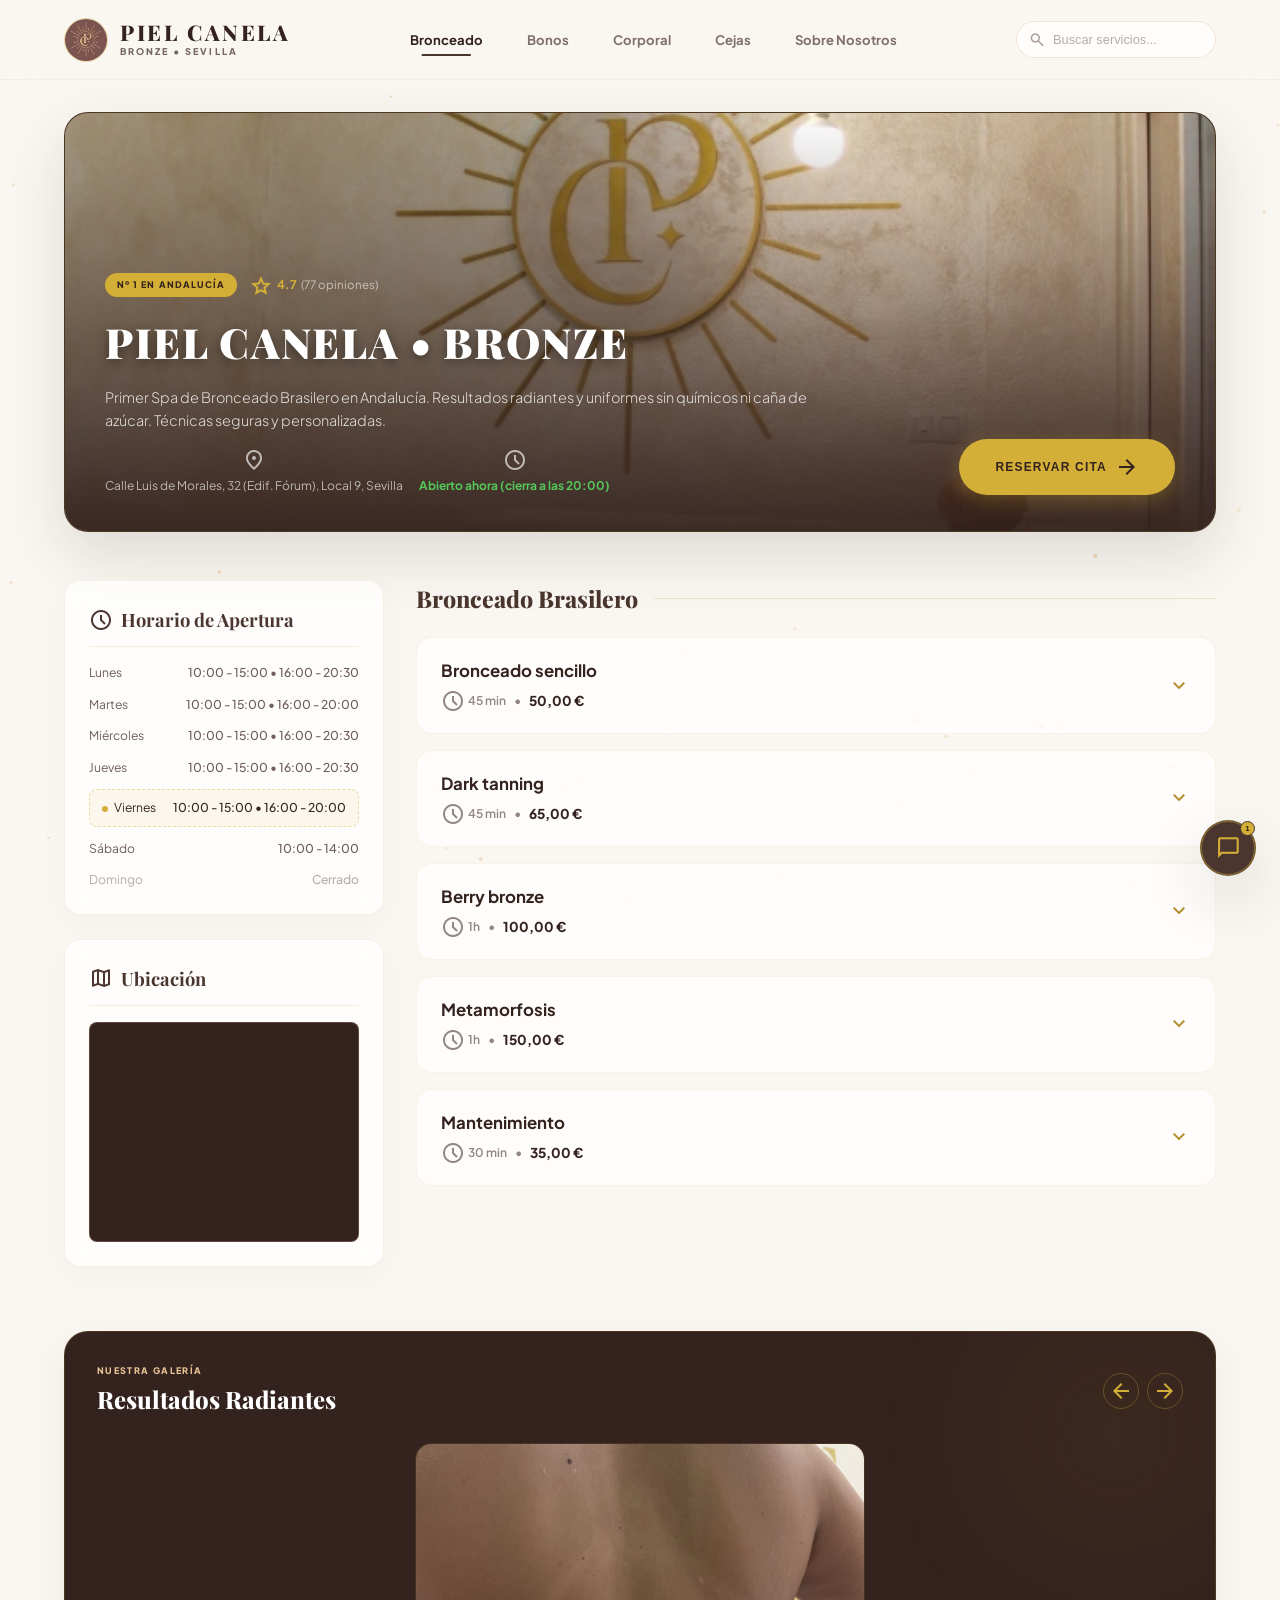
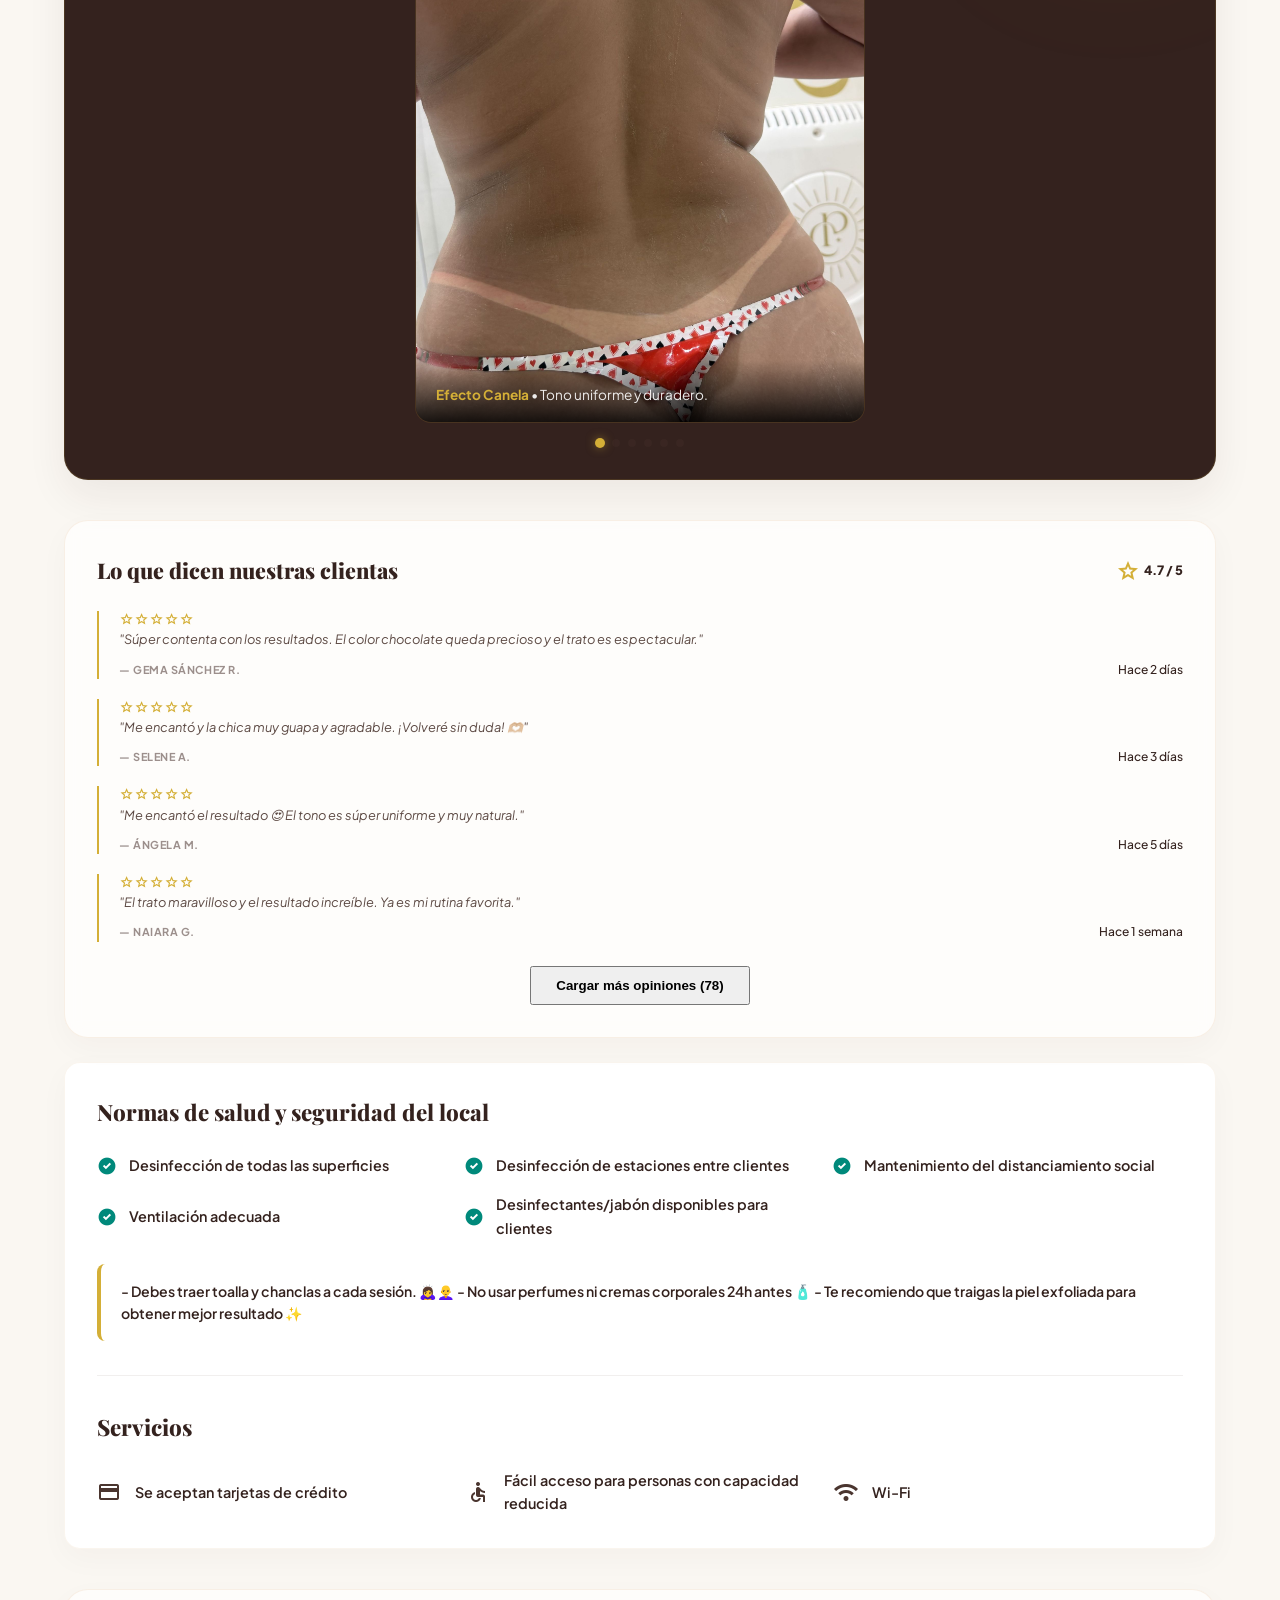
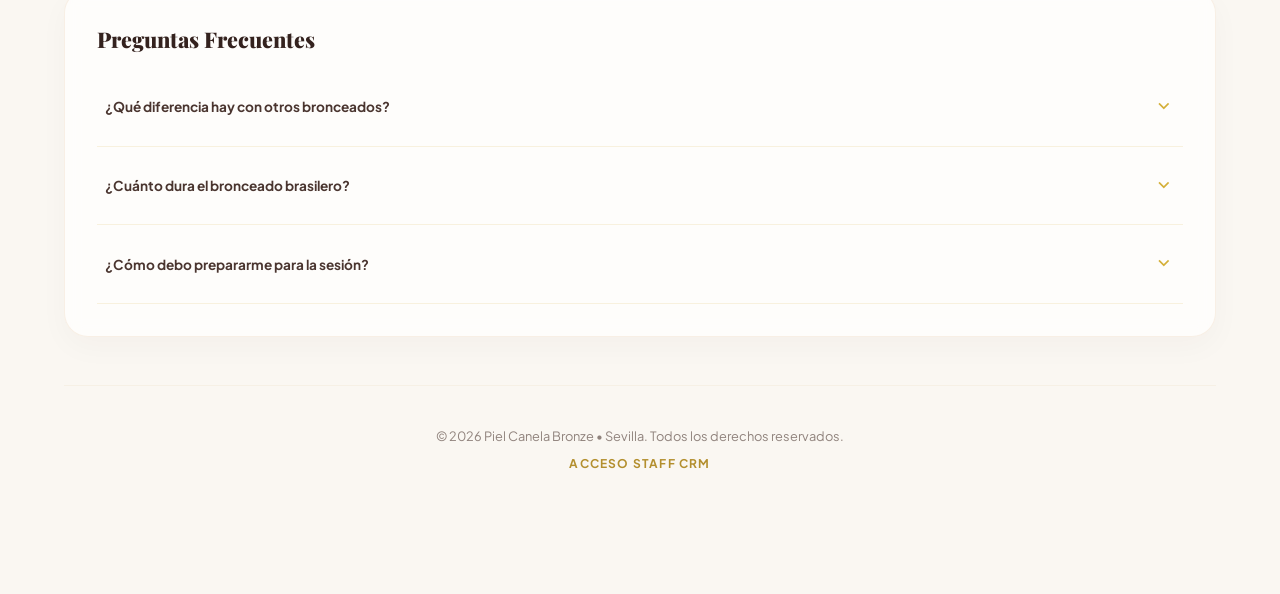
<file: index.html>
<!DOCTYPE html>
<html lang="es" class="scroll-smooth">
<head>
    <meta charset="utf-8"/>
    <meta name="viewport" content="width=device-width, initial-scale=1.0, maximum-scale=1.0, user-scalable=no"/>
    <title>PIEL CANELA BRONZE - Spa de Bronceado Brasilero en Sevilla</title>
    <meta name="description" content="Primer Spa de Bronceado Brasilero en Andalucía. Bronceado natural, uniforme y duradero sin colorantes ni caña de azúcar en Sevilla. Reserva online estilo Booksy."/>
    <link rel="icon" type="image/png" href="assets/favicon.png"/>
    
    <!-- Google Fonts -->
    <link rel="preconnect" href="https://fonts.googleapis.com">
    <link rel="preconnect" href="https://fonts.gstatic.com" crossorigin>
    <link href="https://fonts.googleapis.com/css2?family=Playfair+Display:ital,wght@0,400..900;1,400..900&family=Plus+Jakarta+Sans:wght@200..800&display=swap" rel="stylesheet">
    <link href="https://fonts.googleapis.com/css2?family=Material+Symbols+Outlined:opsz,wght,FILL,GRAD@20..48,100..700,0..1,-50..200&display=swap" rel="stylesheet"/>
    
    <!-- Custom Style Sheet -->
    <link rel="stylesheet" href="index.css?v=1.1.8"/>
</head>
<body class="loading-state">

    <!-- PRELOADER LOADER -->
    <div id="preloader" class="preloader">
        <div class="loader-logo-wrapper">
            <img src="assets/brand_logo.png" alt="Piel Canela Logo" class="loader-logo">
            <div class="loader-ping-ring"></div>
        </div>
        <h1 class="loader-title">PIEL CANELA</h1>
        <p class="loader-subtitle">Spa de Bronceado Brasilero</p>
    </div>

    <!-- INTERACTIVE PARTICLE CANVAS -->
    <canvas id="particle-canvas" class="particle-canvas"></canvas>

    <!-- HEADER / NAVIGATION -->
    <header class="app-header" id="main-header">
        <div class="header-container">
            <!-- Brand Logo & Name -->
            <a href="#" class="brand-logo-group">
                <div class="brand-logo-circle">
                    <img src="assets/brand_logo.png" alt="Logo" class="logo-img">
                </div>
                <div class="brand-text-wrapper">
                    <span class="brand-title">PIEL CANELA</span>
                    <span class="brand-subtitle">BRONZE &bull; SEVILLA</span>
                </div>
            </a>

            <!-- Categories Navbar Links -->
            <nav class="header-nav">
                <button class="header-nav-link active" data-category="bronceados">Bronceado</button>
                <button class="header-nav-link" data-category="bonos">Bonos</button>
                <button class="header-nav-link" data-category="corporales">Corporal</button>
                <button class="header-nav-link" data-category="cejas">Cejas</button>
                <button class="header-nav-link" id="about-us-link">Sobre Nosotros</button>
            </nav>

            <!-- Navigation Actions -->
            <div class="nav-actions">
                <!-- Search bar desktop -->
                <div class="search-wrapper">
                    <input type="text" id="search-services" placeholder="Buscar servicios..." class="search-input">
                    <span class="material-symbols-outlined search-icon">search</span>
                </div>
                

                
                <!-- Mobile Menu Trigger -->
                <button id="mobile-menu-trigger" class="btn-menu-toggle mobile-only">
                    <span class="material-symbols-outlined">menu</span>
                </button>
            </div>
        </div>
    </header>

    <!-- MAIN APP CONTAINER -->
    <main class="main-container">
        
        <!-- HERO / COVER AREA -->
        <section class="hero-banner">
            <div class="hero-gradient-overlay"></div>
            <div class="hero-img-wrapper">
                <img src="assets/hero_spa.jpg" alt="Interior del spa Piel Canela" class="hero-img" id="hero-img">
            </div>
            
            <div class="hero-content">
                <!-- Salon details -->
                <div class="hero-details">
                    <div class="hero-badges-row">
                        <span class="badge-award">Nº 1 en Andalucía</span>
                        <div class="hero-rating">
                            <span class="material-symbols-outlined icon-fill">star</span>
                            <span class="rating-value">4.7</span>
                            <span class="reviews-count">(77 opiniones)</span>
                        </div>
                    </div>
                    
                    <h2 class="hero-title">
                        PIEL CANELA &bull; BRONZE
                    </h2>
                    <p class="hero-subtext">
                        Primer Spa de Bronceado Brasilero en Andalucía. Resultados radiantes y uniformes sin químicos ni caña de azúcar. Técnicas seguras y personalizadas.
                    </p>
                    <div class="hero-meta-row">
                        <a href="https://www.google.com/maps/search/?api=1&query=Calle+Luis+de+Morales%2C+32+%28Edif.+F%C3%B3rum%29%2C+Local+9%2C+Sevilla" target="_blank" class="meta-item hero-map-link" style="text-decoration: none; color: inherit; transition: color 0.2s ease;">
                            <span class="material-symbols-outlined text-gold">location_on</span>
                            Calle Luis de Morales, 32 (Edif. Fórum), Local 9, Sevilla
                        </a>
                        <span class="meta-item">
                            <span class="material-symbols-outlined text-gold">schedule</span>
                            <span id="opening-status" class="opening-status">Consultando...</span>
                        </span>
                    </div>
                </div>
                
                <!-- Quick CTA button -->
                <div class="hero-cta-wrapper">
                    <button id="hero-cta-btn" class="magnetic-btn btn-primary">
                        Reservar Cita
                        <span class="material-symbols-outlined">arrow_forward</span>
                    </button>
                </div>
            </div>
        </section>

        <!-- BOOKING INTERFACE: TWO COLUMNS (SALON INFO & BOOKING WIDGET) -->
        <div class="layout-grid">
            
            <!-- LEFT COLUMN: CATEGORY SELECTOR & ABOUT -->
            <aside class="sidebar-column">
                
                <!-- Categories Card -->
                <div class="glass-card card-tilt" id="categories-nav-card">
                    <h3 class="card-title">
                        <span class="material-symbols-outlined text-gold">spa</span>
                        Servicios
                    </h3>
                    <nav class="category-nav" id="category-navigation">
                        <button class="category-btn active" data-category="bronceados">
                            Bronceado Brasilero
                            <span class="material-symbols-outlined arrow-icon">arrow_right</span>
                        </button>
                        <button class="category-btn" data-category="bonos">
                            Bonos Ahorro
                            <span class="material-symbols-outlined arrow-icon">arrow_right</span>
                        </button>
                        <button class="category-btn" data-category="corporales">
                            Tratamientos Corporales
                            <span class="material-symbols-outlined arrow-icon">arrow_right</span>
                        </button>
                        <button class="category-btn" data-category="cejas">
                            Cejas y Pestañas
                            <span class="material-symbols-outlined arrow-icon">arrow_right</span>
                        </button>
                        <button class="category-btn" id="about-us-sidebar-btn" style="margin-top: 12px; border-top: 1px solid rgba(223, 186, 140, 0.15); padding-top: 16px;">
                            Sobre Nosotros
                            <span class="material-symbols-outlined arrow-icon">arrow_right</span>
                        </button>
                    </nav>
                </div>

                <!-- Open Hours Card -->
                <div class="glass-card card-tilt">
                    <h3 class="card-title">
                        <span class="material-symbols-outlined text-gold">schedule</span>
                        Horario de Apertura
                    </h3>
                    <ul class="hours-list">
                        <li data-day="1">
                            <span class="day-name">Lunes</span>
                            <span class="hours-val">10:00 - 15:00 &bull; 16:00 - 20:30</span>
                        </li>
                        <li data-day="2">
                            <span class="day-name">Martes</span>
                            <span class="hours-val">10:00 - 15:00 &bull; 16:00 - 20:00</span>
                        </li>
                        <li data-day="3">
                            <span class="day-name">Miércoles</span>
                            <span class="hours-val">10:00 - 15:00 &bull; 16:00 - 20:30</span>
                        </li>
                        <li data-day="4">
                            <span class="day-name">Jueves</span>
                            <span class="hours-val">10:00 - 15:00 &bull; 16:00 - 20:30</span>
                        </li>
                        <li data-day="5">
                            <span class="day-name">Viernes</span>
                            <span class="hours-val">10:00 - 15:00 &bull; 16:00 - 20:00</span>
                        </li>
                        <li data-day="6">
                            <span class="day-name font-bold text-gold">Sábado</span>
                            <span class="hours-val font-bold text-gold">10:00 - 14:00</span>
                        </li>
                        <li data-day="0" class="closed-row">
                            <span class="day-name">Domingo</span>
                            <span class="hours-val">Cerrado</span>
                        </li>
                    </ul>
                </div>

                <!-- Info Map Card -->
                <div class="glass-card card-tilt">
                    <h3 class="card-title">
                        <span class="material-symbols-outlined text-gold">map</span>
                        Ubicación
                    </h3>
                    <a href="https://www.google.com/maps/search/?api=1&query=Calle+Luis+de+Morales%2C+32+%28Edif.+F%C3%B3rum%29%2C+Local+9%2C+Sevilla" target="_blank" class="map-link-wrapper" style="display: block; text-decoration: none; position: relative;">
                        <div class="mock-map" style="padding: 0; overflow: hidden; position: relative; height: 220px; border-radius: var(--radius-sm);">
                            <iframe 
                                src="https://maps.google.com/maps?q=Calle%20Luis%20de%20Morales,%2032%20(Edif.%20F%C3%B3rum),%20Local%209,%20Sevilla&t=&z=17&ie=UTF8&iwloc=&output=embed" 
                                width="100%" 
                                height="100%" 
                                style="border:0; filter: grayscale(0.5) sepia(0.3) hue-rotate(345deg) saturate(1.2) contrast(1.05); transition: filter 0.3s ease; display: block; pointer-events: none;" 
                                allowfullscreen="" 
                                loading="lazy" 
                                referrerpolicy="no-referrer-when-downgrade">
                            </iframe>
                            <!-- Clickable Overlay -->
                            <div class="map-overlay" style="position: absolute; top: 0; left: 0; width: 100%; height: 100%; background: transparent; display: flex; align-items: center; justify-content: center; transition: all 0.3s ease;">
                                <div class="map-overlay-btn" style="background: rgba(109, 76, 65, 0.9); color: var(--color-gold-light); padding: 8px 16px; border-radius: var(--radius-full); font-size: 0.8rem; font-weight: 700; opacity: 0; transform: translateY(10px); transition: all 0.3s ease; display: flex; align-items: center; gap: 6px; box-shadow: 0 4px 15px rgba(0,0,0,0.2);">
                                    <span class="material-symbols-outlined" style="font-size: 16px;">open_in_new</span>
                                    Ver en Google Maps
                                </div>
                            </div>
                        </div>
                    </a>
                </div>
            </aside>

            <!-- RIGHT COLUMN: SERVICES & CATALOG LIST -->
            <section class="catalog-column">
                
                <!-- Search bar for Mobile -->
                <div class="mobile-search-wrapper">
                    <input type="text" id="search-services-mobile" placeholder="Buscar servicios..." class="search-input-mobile">
                    <span class="material-symbols-outlined search-icon-mobile">search</span>
                </div>

                <!-- Services Container -->
                <div id="services-catalog" class="services-catalog">
                    
                    <!-- CATEGORY: Bronceados -->
                    <div class="catalog-section" id="section-bronceados">
                        <h4 class="catalog-section-title">
                            Bronceado Brasilero
                            <span class="title-line"></span>
                        </h4>
                        <div class="services-grid">
                            
                            <!-- Service Item 1 -->
                            <div class="service-card card-tilt" data-name="bronceado sencillo" data-desc="servicio basico para un tono dorado natural">
                                <div class="service-card-header">
                                    <div class="service-info-header">
                                        <h5 class="service-name">Bronceado sencillo</h5>
                                        <div class="service-meta">
                                            <span class="duration-meta"><span class="material-symbols-outlined">schedule</span>45 min</span>
                                            <span class="meta-dot">&bull;</span>
                                            <span class="price-meta">50,00 €</span>
                                        </div>
                                    </div>
                                    <span class="material-symbols-outlined service-chevron">expand_more</span>
                                </div>
                                <div class="service-card-details">
                                    <div class="service-card-details-inner">
                                        <p class="service-desc">Servicio básico para lograr un tono dorado natural y uniforme desde la primera sesión.</p>
                                        <div class="details-grid-meta">
                                            <div class="meta-item">
                                                <span class="meta-label">Procedimiento</span>
                                                <span class="meta-value">Aplicación uniforme en cabina con aerógrafo de nuestra fórmula de bronceado brasilero clásico.</span>
                                            </div>
                                            <div class="meta-item">
                                                <span class="meta-label">Duración</span>
                                                <span class="meta-value">45 minutos en cabina</span>
                                            </div>
                                            <div class="meta-item">
                                                <span class="meta-label">Durabilidad</span>
                                                <span class="meta-value">De 7 a 10 días de duración con el cuidado adecuado de la piel.</span>
                                            </div>
                                        </div>
                                        <button class="book-service-btn" data-service-id="bronceado-sencillo" data-service-name="Bronceado sencillo" data-service-price="50.00" data-service-duration="45 min">
                                            Reservar Cita
                                        </button>
                                    </div>
                                </div>
                            </div>
                            
                            <!-- Service Item 2 -->
                            <div class="service-card card-tilt" data-name="dark tanning" data-desc="bronceado de alta intensidad para un tono chocolate mas marcado">
                                <div class="service-card-header">
                                    <div class="service-info-header">
                                        <h5 class="service-name">Dark tanning</h5>
                                        <div class="service-meta">
                                            <span class="duration-meta"><span class="material-symbols-outlined">schedule</span>45 min</span>
                                            <span class="meta-dot">&bull;</span>
                                            <span class="price-meta">65,00 €</span>
                                        </div>
                                    </div>
                                    <span class="material-symbols-outlined service-chevron">expand_more</span>
                                </div>
                                <div class="service-card-details">
                                    <div class="service-card-details-inner">
                                        <p class="service-desc">Bronceado de alta intensidad formulado para un tono chocolate profundo y duradero.</p>
                                        <div class="details-grid-meta">
                                            <div class="meta-item">
                                                <span class="meta-label">Procedimiento</span>
                                                <span class="meta-value">Exfoliación rápida y vaporización de loción ultra-oscura con pigmentos de alta intensidad para un tono marcado.</span>
                                            </div>
                                            <div class="meta-item">
                                                <span class="meta-label">Duración</span>
                                                <span class="meta-value">45 minutos en cabina</span>
                                            </div>
                                            <div class="meta-item">
                                                <span class="meta-label">Durabilidad</span>
                                                <span class="meta-value">De 10 a 12 días con una hidratación constante.</span>
                                            </div>
                                        </div>
                                        <button class="book-service-btn" data-service-id="dark-tanning" data-service-name="Dark tanning" data-service-price="65.00" data-service-duration="45 min">
                                            Reservar Cita
                                        </button>
                                    </div>
                                </div>
                            </div>

                            <!-- Service Item 3 -->
                            <div class="service-card card-tilt" data-name="berry bronze" data-desc="bronceado premium con efecto berry luminoso e hidratacion profunda">
                                <div class="service-card-header">
                                    <div class="service-info-header">
                                        <h5 class="service-name">Berry bronze</h5>
                                        <div class="service-meta">
                                            <span class="duration-meta"><span class="material-symbols-outlined">schedule</span>1h</span>
                                            <span class="meta-dot">&bull;</span>
                                            <span class="price-meta">100,00 €</span>
                                        </div>
                                    </div>
                                    <span class="material-symbols-outlined service-chevron">expand_more</span>
                                </div>
                                <div class="service-card-details">
                                    <div class="service-card-details-inner">
                                        <p class="service-desc">Bronceado premium enriquecido con efecto berry luminoso e hidratación profunda antienvejecimiento.</p>
                                        <div class="details-grid-meta">
                                            <div class="meta-item">
                                                <span class="meta-label">Procedimiento</span>
                                                <span class="meta-value">Vaporización de fórmula premium con infusión antioxidante de frutos rojos y ácido hialurónico para un brillo espectacular.</span>
                                            </div>
                                            <div class="meta-item">
                                                <span class="meta-label">Duración</span>
                                                <span class="meta-value">60 minutos en cabina</span>
                                            </div>
                                            <div class="meta-item">
                                                <span class="meta-label">Durabilidad</span>
                                                <span class="meta-value">De 10 a 14 días con un acabado luminoso y ultra hidratado.</span>
                                            </div>
                                        </div>
                                        <button class="book-service-btn" data-service-id="berry-bronze" data-service-name="Berry bronze" data-service-price="100.00" data-service-duration="1h">
                                            Reservar Cita
                                        </button>
                                    </div>
                                </div>
                            </div>

                            <!-- Service Item 4 -->
                            <div class="service-card card-tilt" data-name="metamorfosis" data-desc="el tratamiento mas completo para una transformacion total del bronceado brasilero">
                                <div class="service-card-header">
                                    <div class="service-info-header">
                                        <h5 class="service-name">Metamorfosis</h5>
                                        <div class="service-meta">
                                            <span class="duration-meta"><span class="material-symbols-outlined">schedule</span>1h</span>
                                            <span class="meta-dot">&bull;</span>
                                            <span class="price-meta">150,00 €</span>
                                        </div>
                                    </div>
                                    <span class="material-symbols-outlined service-chevron">expand_more</span>
                                </div>
                                <div class="service-card-details">
                                    <div class="service-card-details-inner">
                                        <p class="service-desc">El ritual más exclusivo y completo. Diseñado para una transformación total con exfoliación, hidratación y bronceado de lujo.</p>
                                        <div class="details-grid-meta">
                                            <div class="meta-item">
                                                <span class="meta-label">Procedimiento</span>
                                                <span class="meta-value">Ritual completo: exfoliación corporal profunda, aplicación de mascarilla nutritiva, masaje de hidratación e inducción de bronceado personalizado.</span>
                                            </div>
                                            <div class="meta-item">
                                                <span class="meta-label">Duración</span>
                                                <span class="meta-value">60 minutos en cabina</span>
                                            </div>
                                            <div class="meta-item">
                                                <span class="meta-label">Durabilidad</span>
                                                <span class="meta-value">Hasta 15 días con un tono excepcionalmente uniforme y natural.</span>
                                            </div>
                                        </div>
                                        <button class="book-service-btn" data-service-id="metamorfosis" data-service-name="Metamorfosis" data-service-price="150.00" data-service-duration="1h">
                                            Reservar Cita
                                        </button>
                                    </div>
                                </div>
                            </div>

                            <!-- Service Item 5 -->
                            <div class="service-card card-tilt" data-name="mantenimiento" data-desc="sesion expres para conservar tu tono ideal">
                                <div class="service-card-header">
                                    <div class="service-info-header">
                                        <h5 class="service-name">Mantenimiento</h5>
                                        <div class="service-meta">
                                            <span class="duration-meta"><span class="material-symbols-outlined">schedule</span>30 min</span>
                                            <span class="meta-dot">&bull;</span>
                                            <span class="price-meta">35,00 €</span>
                                        </div>
                                    </div>
                                    <span class="material-symbols-outlined service-chevron">expand_more</span>
                                </div>
                                <div class="service-card-details">
                                    <div class="service-card-details-inner">
                                        <p class="service-desc">Sesión exprés para prolongar, retocar y conservar tu tono ideal por más tiempo.</p>
                                        <div class="details-grid-meta">
                                            <div class="meta-item">
                                                <span class="meta-label">Procedimiento</span>
                                                <span class="meta-value">Sesión rápida localizada con aerógrafo en zonas que pierden intensidad antes (rostro, manos, escote).</span>
                                            </div>
                                            <div class="meta-item">
                                                <span class="meta-label">Duración</span>
                                                <span class="meta-value">30 minutos en cabina</span>
                                            </div>
                                            <div class="meta-item">
                                                <span class="meta-label">Durabilidad</span>
                                                <span class="meta-value">Extiende la vida útil de tu bronceado previo por 5 a 7 días más.</span>
                                            </div>
                                        </div>
                                        <button class="book-service-btn" data-service-id="mantenimiento" data-service-name="Mantenimiento" data-service-price="35.00" data-service-duration="30 min">
                                            Reservar Cita
                                        </button>
                                    </div>
                                </div>
                            </div>
                        </div>
                    </div>

                    <!-- CATEGORY: Bonos -->
                    <div class="catalog-section hidden" id="section-bonos">
                        <h4 class="catalog-section-title">
                            Bonos Ahorro
                            <span class="title-line"></span>
                        </h4>
                        <div class="services-grid">
                            <!-- Service Item 6 -->
                            <div class="service-card card-tilt" data-name="bono dark tanning" data-desc="pack de 3 sesiones de dark tanning">
                                <div class="service-card-header">
                                    <div class="service-info-header">
                                        <h5 class="service-name">
                                            BONO DARK TANNING
                                            <span class="promo-badge">Ahorro</span>
                                        </h5>
                                        <div class="service-meta">
                                            <span class="duration-meta"><span class="material-symbols-outlined">schedule</span>1h</span>
                                            <span class="meta-dot">&bull;</span>
                                            <span class="price-meta">195,00 €</span>
                                            <span class="financing-meta-badge"><span class="material-symbols-outlined" style="font-size: 13px;">credit_card</span> Financiable 3 meses CaixaBank</span>
                                        </div>
                                    </div>
                                    <span class="material-symbols-outlined service-chevron">expand_more</span>
                                </div>
                                <div class="service-card-details">
                                    <div class="service-card-details-inner">
                                        <p class="service-desc">Pack promocional de 3 sesiones completas de bronceado brasileño Dark Tanning. <strong>Financiable en 3 meses con CaixaBank.</strong></p>
                                        <div class="details-grid-meta">
                                            <div class="meta-item">
                                                <span class="meta-label">Procedimiento</span>
                                                <span class="meta-value">3 visitas de tratamiento completo Dark Tanning: vaporización y secado de la fórmula de alta intensidad.</span>
                                            </div>
                                            <div class="meta-item">
                                                <span class="meta-label">Duración</span>
                                                <span class="meta-value">3 sesiones de 60 minutos cada una</span>
                                            </div>
                                            <div class="meta-item">
                                                <span class="meta-label">Durabilidad</span>
                                                <span class="meta-value">Mantiene un color chocolate profundo continuo y uniforme a lo largo del mes.</span>
                                            </div>
                                        </div>
                                        <button class="book-service-btn" data-service-id="bono-dark-tanning" data-service-name="BONO DARK TANNING" data-service-price="195.00" data-service-duration="1h">
                                            Reservar Cita
                                        </button>
                                    </div>
                                </div>
                            </div>

                            <!-- Service Item 7 -->
                            <div class="service-card card-tilt" data-name="bono berry bronze" data-desc="pack de 3 sesiones de berry bronze">
                                <div class="service-card-header">
                                    <div class="service-info-header">
                                        <h5 class="service-name">
                                            BONO BERRY BRONZE
                                            <span class="promo-badge">Ahorro</span>
                                        </h5>
                                        <div class="service-meta">
                                            <span class="duration-meta"><span class="material-symbols-outlined">schedule</span>1h</span>
                                            <span class="meta-dot">&bull;</span>
                                            <span class="price-meta">300,00 €</span>
                                            <span class="financing-meta-badge"><span class="material-symbols-outlined" style="font-size: 13px;">credit_card</span> Financiable 3 meses CaixaBank</span>
                                        </div>
                                    </div>
                                    <span class="material-symbols-outlined service-chevron">expand_more</span>
                                </div>
                                <div class="service-card-details">
                                    <div class="service-card-details-inner">
                                        <p class="service-desc">Pack de ahorro con 3 sesiones completas del tratamiento premium Berry Bronze. <strong>Financiable en 3 meses con CaixaBank.</strong></p>
                                        <div class="details-grid-meta">
                                            <div class="meta-item">
                                                <span class="meta-label">Procedimiento</span>
                                                <span class="meta-value">3 visitas de la fórmula premium Berry Bronze con antioxidantes, brillo luminoso e hidratación intensa.</span>
                                            </div>
                                            <div class="meta-item">
                                                <span class="meta-label">Duración</span>
                                                <span class="meta-value">3 sesiones de 60 minutos cada una</span>
                                            </div>
                                            <div class="meta-item">
                                                <span class="meta-label">Durabilidad</span>
                                                <span class="meta-value">Color radiante, piel cuidada y bronceado impecable a largo plazo.</span>
                                            </div>
                                        </div>
                                        <button class="book-service-btn" data-service-id="bono-berry-bronze" data-service-name="BONO BERRY BRONZE" data-service-price="300.00" data-service-duration="1h">
                                            Reservar Cita
                                        </button>
                                    </div>
                                </div>
                            </div>
                        </div>
                    </div>

                    <!-- CATEGORY: Tratamientos Corporales -->
                    <div class="catalog-section hidden" id="section-corporales">
                        <h4 class="catalog-section-title">
                            Tratamientos Corporales
                            <span class="title-line"></span>
                        </h4>
                        <div class="services-grid">
                            <!-- Service Item 8 -->
                            <div class="service-card card-tilt" data-name="quemadores de grasa" data-desc="tratamiento corporal quemagrasa localizado">
                                <div class="service-card-header">
                                    <div class="service-info-header">
                                        <h5 class="service-name">Quemadores de grasa</h5>
                                        <div class="service-meta">
                                            <span class="duration-meta"><span class="material-symbols-outlined">schedule</span>45 min</span>
                                            <span class="meta-dot">&bull;</span>
                                            <span class="price-meta">65,00 €</span>
                                        </div>
                                    </div>
                                    <span class="material-symbols-outlined service-chevron">expand_more</span>
                                </div>
                                <div class="service-card-details">
                                    <div class="service-card-details-inner">
                                        <p class="service-desc">Tratamiento de estética corporal enfocado en activar la quema de grasa localizada.</p>
                                        <div class="details-grid-meta">
                                            <div class="meta-item">
                                                <span class="meta-label">Procedimiento</span>
                                                <span class="meta-value">Masaje reductor manual asistido por aparatología especializada y aplicación de envoltura lipolítica térmica.</span>
                                            </div>
                                            <div class="meta-item">
                                                <span class="meta-label">Duración</span>
                                                <span class="meta-value">45 minutos en cabina</span>
                                            </div>
                                            <div class="meta-item">
                                                <span class="meta-label">Durabilidad</span>
                                                <span class="meta-value">Resultados progresivos y duraderos acumulables con sesiones periódicas y buena hidratación.</span>
                                            </div>
                                        </div>
                                        <button class="book-service-btn" data-service-id="quemadores-grasa" data-service-name="Quemadores de grasa" data-service-price="65.00" data-service-duration="45 min">
                                            Reservar Cita
                                        </button>
                                    </div>
                                </div>
                            </div>

                            <!-- Service Item 9 -->
                            <div class="service-card card-tilt" data-name="tratamiento tonificante" data-desc="tonificacion intensiva de la piel">
                                <div class="service-card-header">
                                    <div class="service-info-header">
                                        <h5 class="service-name">Tratamiento tonificante</h5>
                                        <div class="service-meta">
                                            <span class="duration-meta"><span class="material-symbols-outlined">schedule</span>45 min</span>
                                            <span class="meta-dot">&bull;</span>
                                            <span class="price-meta">65,00 €</span>
                                        </div>
                                    </div>
                                    <span class="material-symbols-outlined service-chevron">expand_more</span>
                                </div>
                                <div class="service-card-details">
                                    <div class="service-card-details-inner">
                                        <p class="service-desc">Sesión de estimulación reafirmante corporal para aportar elasticidad y tono a la piel.</p>
                                        <div class="details-grid-meta">
                                            <div class="meta-item">
                                                <span class="meta-label">Procedimiento</span>
                                                <span class="meta-value">Estimulación reafirmante mediante masajes drenantes estimulantes y aplicación de geles con activos tensores.</span>
                                            </div>
                                            <div class="meta-item">
                                                <span class="meta-label">Duración</span>
                                                <span class="meta-value">45 minutos en cabina</span>
                                            </div>
                                            <div class="meta-item">
                                                <span class="meta-label">Durabilidad</span>
                                                <span class="meta-value">Efecto tensor inmediato, se recomienda tratamiento continuo para mejorar la firmeza a largo plazo.</span>
                                            </div>
                                        </div>
                                        <button class="book-service-btn" data-service-id="tratamiento-tonificante" data-service-name="Tratamiento tonificante" data-service-price="65.00" data-service-duration="45 min">
                                            Reservar Cita
                                        </button>
                                    </div>
                                </div>
                            </div>

                            <!-- Service Item 10 -->
                            <div class="service-card card-tilt" data-name="aclarador de zonas" data-desc="aclarado estetico de zonas intimas o axilas e ingles">
                                <div class="service-card-header">
                                    <div class="service-info-header">
                                        <h5 class="service-name">Aclarador de zonas</h5>
                                        <div class="service-meta">
                                            <span class="duration-meta"><span class="material-symbols-outlined">schedule</span>30 min</span>
                                            <span class="meta-dot">&bull;</span>
                                            <span class="price-meta">30,00 €</span>
                                        </div>
                                    </div>
                                    <span class="material-symbols-outlined service-chevron">expand_more</span>
                                </div>
                                <div class="service-card-details">
                                    <div class="service-card-details-inner">
                                        <p class="service-desc">Tratamiento estético despigmentante para aclarar zonas oscurecidas (axilas, ingles o zonas íntimas).</p>
                                        <div class="details-grid-meta">
                                            <div class="meta-item">
                                                <span class="meta-label">Procedimiento</span>
                                                <span class="meta-value">Peeling suave químico no invasivo adaptado a pieles sensibles, seguido de la aplicación de suero despigmentante.</span>
                                            </div>
                                            <div class="meta-item">
                                                <span class="meta-label">Duración</span>
                                                <span class="meta-value">30 minutos en cabina</span>
                                            </div>
                                            <div class="meta-item">
                                                <span class="meta-label">Durabilidad</span>
                                                <span class="meta-value">Aclarado progresivo de las zonas. Se aprecian cambios significativos a partir de la 3ra sesión.</span>
                                            </div>
                                        </div>
                                        <button class="book-service-btn" data-service-id="aclarador-zonas" data-service-name="Aclarador de zonas" data-service-price="30.00" data-service-duration="30 min">
                                            Reservar Cita
                                        </button>
                                    </div>
                                </div>
                            </div>
                        </div>
                    </div>

                    <!-- CATEGORY: Cejas -->
                    <div class="catalog-section hidden" id="section-cejas">
                        <h4 class="catalog-section-title">
                            Cejas y Pestañas
                            <span class="title-line"></span>
                        </h4>
                        <div class="services-grid">
                            <!-- Service Item 11 -->
                            <div class="service-card card-tilt" data-name="lifting de cejas" data-desc="lifting de cejas para mirada alzada">
                                <div class="service-card-header">
                                    <div class="service-info-header">
                                        <h5 class="service-name">Lifting de cejas</h5>
                                        <div class="service-meta">
                                            <span class="duration-meta"><span class="material-symbols-outlined">schedule</span>20 min</span>
                                            <span class="meta-dot">&bull;</span>
                                            <span class="price-meta">10,00 €</span>
                                        </div>
                                    </div>
                                    <span class="material-symbols-outlined service-chevron">expand_more</span>
                                </div>
                                <div class="service-card-details">
                                    <div class="service-card-details-inner">
                                        <p class="service-desc">Definición y peinado semipermanente de cejas para levantar y dar volumen a la mirada.</p>
                                        <div class="details-grid-meta">
                                            <div class="meta-item">
                                                <span class="meta-label">Procedimiento</span>
                                                <span class="meta-value">Peinado y laminado químico ultra suave para domar vellos rebeldes y fijarlos en dirección ascendente.</span>
                                            </div>
                                            <div class="meta-item">
                                                <span class="meta-label">Duración</span>
                                                <span class="meta-value">20 minutos</span>
                                            </div>
                                            <div class="meta-item">
                                                <span class="meta-label">Durabilidad</span>
                                                <span class="meta-value">Mantiene el vello de las cejas ordenado y definido durante 4 a 6 semanas.</span>
                                            </div>
                                        </div>
                                        <button class="book-service-btn" data-service-id="lifting-cejas" data-service-name="Lifting de cejas" data-service-price="10.00" data-service-duration="20 min">
                                            Reservar Cita
                                        </button>
                                    </div>
                                </div>
                            </div>

                            <!-- Service Item 12 -->
                            <div class="service-card card-tilt" data-name="lifting y diseno de cejas" data-desc="completo tratamiento de cejas con diseno">
                                <div class="service-card-header">
                                    <div class="service-info-header">
                                        <h5 class="service-name">Lifting + diseño de cejas</h5>
                                        <div class="service-meta">
                                            <span class="duration-meta"><span class="material-symbols-outlined">schedule</span>45 min</span>
                                            <span class="meta-dot">&bull;</span>
                                            <span class="price-meta">30,00 €</span>
                                        </div>
                                    </div>
                                    <span class="material-symbols-outlined service-chevron">expand_more</span>
                                </div>
                                <div class="service-card-details">
                                    <div class="service-card-details-inner">
                                        <p class="service-desc">Tratamiento completo: laminado/lifting, depilación de precisión y tinte para unas cejas perfectas.</p>
                                        <div class="details-grid-meta">
                                            <div class="meta-item">
                                                <span class="meta-label">Procedimiento</span>
                                                <span class="meta-value">Combinación de laminado/lifting de cejas, depilación de precisión con pinza e hilo, y tinte personalizado.</span>
                                            </div>
                                            <div class="meta-item">
                                                <span class="meta-label">Duración</span>
                                                <span class="meta-value">45 minutos</span>
                                            </div>
                                            <div class="meta-item">
                                                <span class="meta-label">Durabilidad</span>
                                                <span class="meta-value">Cejas tupidas, perfectamente esculpidas y teñidas durante 4 a 6 semanas.</span>
                                            </div>
                                        </div>
                                        <button class="book-service-btn" data-service-id="lifting-diseno-cejas" data-service-name="Lifting + diseño de cejas" data-service-price="30.00" data-service-duration="45 min">
                                            Reservar Cita
                                        </button>
                                    </div>
                                </div>
                            </div>
                        </div>
                    </div>
                </div>       </div>
                    </div>
                </div>

                <!-- GALLERY SECTION (Motionsites-style slider) -->
                <div class="gallery-wrapper-card">
                    <div class="gallery-glow-bg"></div>
                    <div class="gallery-header">
                        <div class="gallery-title-box">
                            <span class="gallery-tag">Nuestra Galería</span>
                            <h4 class="gallery-headline">Resultados Radiantes</h4>
                        </div>
                        <div class="gallery-nav-controls desktop-only">
                            <button id="gallery-prev" class="gallery-arrow"><span class="material-symbols-outlined">arrow_back</span></button>
                            <button id="gallery-next" class="gallery-arrow"><span class="material-symbols-outlined">arrow_forward</span></button>
                        </div>
                    </div>
                    
                    <div class="gallery-viewport" id="gallery-slider">
                        <div class="gallery-slide" style="background-image: url('assets/client_result1.jpg');" role="img" aria-label="Resultado de bronceado brasilero">
                            <div class="slide-caption">
                                <span class="caption-highlight">Efecto Canela</span> &bull; Tono uniforme y duradero.
                            </div>
                        </div>
                        <div class="gallery-slide" style="background-image: url('assets/client_result2.jpg');" role="img" aria-label="Resultado bronceado de clienta">
                            <div class="slide-caption">
                                <span class="caption-highlight">Bronceado Brasilero</span> &bull; Resultados inmediatos y naturales.
                            </div>
                        </div>
                        <div class="gallery-slide" style="background-image: url('assets/client_result3.jpg');" role="img" aria-label="Piel canela bronce glow">
                            <div class="slide-caption">
                                <span class="caption-highlight">Glow Canela</span> &bull; Brillo e hidratación profunda.
                            </div>
                        </div>
                        <div class="gallery-slide" style="background-image: url('assets/client_result4.jpg');" role="img" aria-label="Clienta de piel canela bronce">
                            <div class="slide-caption">
                                <span class="caption-highlight">Tono Dorado Intenso</span> &bull; Sin colorantes ni químicos.
                            </div>
                        </div>
                        <div class="gallery-slide" style="background-image: url('assets/client_result5.jpg');" role="img" aria-label="Marcas perfectas de bronceado">
                            <div class="slide-caption">
                                <span class="caption-highlight">Luz de Sol Natural</span> &bull; Marcas perfectas y tono uniforme.
                            </div>
                        </div>
                        <div class="gallery-slide" style="background-image: url('assets/client_result6.jpg');" role="img" aria-label="Piel canela bronce resultado">
                            <div class="slide-caption">
                                <span class="caption-highlight">Piel Canela Bronze</span> &bull; Tu tono ideal en Sevilla.
                            </div>
                        </div>
                    </div>
                    <!-- Gallery Dots Pagination -->
                    <div class="gallery-dots" id="gallery-dots">
                        <span class="gallery-dot active" data-index="0"></span>
                        <span class="gallery-dot" data-index="1"></span>
                        <span class="gallery-dot" data-index="2"></span>
                        <span class="gallery-dot" data-index="3"></span>
                        <span class="gallery-dot" data-index="4"></span>
                        <span class="gallery-dot" data-index="5"></span>
                    </div>
                </div>

                <!-- REAL REVIEWS SECTION -->
                <div class="reviews-wrapper-card">
                    <div class="reviews-header">
                        <h4 class="reviews-title">Lo que dicen nuestras clientas</h4>
                        <div class="reviews-badge">
                            <span class="material-symbols-outlined icon-fill">star</span>
                            <span class="badge-text">4.7 / 5</span>
                        </div>
                    </div>
                    
                    <div class="reviews-list" id="reviews-list">
                        <div class="review-item">
                            <div class="review-stars">
                                <span class="material-symbols-outlined icon-fill">star</span>
                                <span class="material-symbols-outlined icon-fill">star</span>
                                <span class="material-symbols-outlined icon-fill">star</span>
                                <span class="material-symbols-outlined icon-fill">star</span>
                                <span class="material-symbols-outlined icon-fill">star</span>
                            </div>
                            <p class="review-text">"Súper contenta con los resultados"</p>
                            <span class="review-author">— Gema Sánchez R.</span>
                        </div>
                        <div class="review-item">
                            <div class="review-stars">
                                <span class="material-symbols-outlined icon-fill">star</span>
                                <span class="material-symbols-outlined icon-fill">star</span>
                                <span class="material-symbols-outlined icon-fill">star</span>
                                <span class="material-symbols-outlined icon-fill">star</span>
                                <span class="material-symbols-outlined icon-fill">star</span>
                            </div>
                            <p class="review-text">"Me encantó y la chica muy guapa y agradable. ¡Volveré! 🫶🏼"</p>
                            <span class="review-author">— Selene A.</span>
                        </div>
                        <div class="review-item">
                            <div class="review-stars">
                                <span class="material-symbols-outlined icon-fill">star</span>
                                <span class="material-symbols-outlined icon-fill">star</span>
                                <span class="material-symbols-outlined icon-fill">star</span>
                                <span class="material-symbols-outlined icon-fill">star</span>
                                <span class="material-symbols-outlined icon-fill">star</span>
                            </div>
                            <p class="review-text">"Me encantó el resultado 😍"</p>
                            <span class="review-author">— Angela M.</span>
                        </div>
                    </div>
                    
                    <div class="reviews-actions" style="display: flex; justify-content: center; margin-top: 24px;">
                        <button type="button" class="btn-secondary" id="load-more-reviews-btn" style="padding: 10px 24px; font-weight: 700;">
                            Cargar más opiniones (78)
                        </button>
                    </div>
                </div>

                <!-- HEALTH AND SAFETY & AMENITIES SECTION -->
                <div class="rules-wrapper-card">
                    <h4 class="rules-title">Normas de salud y seguridad del local</h4>
                    <div class="rules-grid">
                        <div class="rule-item">
                            <span class="material-symbols-outlined rule-icon" style="color: #00897b;">check_circle</span>
                            <span>Desinfección de todas las superficies</span>
                        </div>
                        <div class="rule-item">
                            <span class="material-symbols-outlined rule-icon" style="color: #00897b;">check_circle</span>
                            <span>Desinfección de estaciones entre clientes</span>
                        </div>
                        <div class="rule-item">
                            <span class="material-symbols-outlined rule-icon" style="color: #00897b;">check_circle</span>
                            <span>Mantenimiento del distanciamiento social</span>
                        </div>
                        <div class="rule-item">
                            <span class="material-symbols-outlined rule-icon" style="color: #00897b;">check_circle</span>
                            <span>Ventilación adecuada</span>
                        </div>
                        <div class="rule-item">
                            <span class="material-symbols-outlined rule-icon" style="color: #00897b;">check_circle</span>
                            <span>Desinfectantes/jabón disponibles para clientes</span>
                        </div>
                    </div>
                    
                    <div class="rules-notice-box">
                        - Debes traer toalla y chanclas a cada sesión. 🙇‍♀️👩‍🦲 - No usar perfumes ni cremas corporales 24h antes 🧴 - Te recomiendo que traigas la piel exfoliada para obtener mejor resultado ✨
                    </div>

                    <div style="border-top: 1px solid rgba(74, 53, 47, 0.08); margin: 10px 0;"></div>

                    <h4 class="rules-title">Servicios</h4>
                    <div class="amenities-grid">
                        <div class="amenity-item">
                            <span class="material-symbols-outlined amenity-icon">credit_card</span>
                            <span>Se aceptan tarjetas de crédito</span>
                        </div>
                        <div class="amenity-item">
                            <span class="material-symbols-outlined amenity-icon">accessible</span>
                            <span>Fácil acceso para personas con capacidad reducida</span>
                        </div>
                        <div class="amenity-item">
                            <span class="material-symbols-outlined amenity-icon">wifi</span>
                            <span>Wi-Fi</span>
                        </div>
                    </div>
                </div>

                <!-- FAQ ACCORDION SECTION -->
                <div class="faq-wrapper-card">
                    <h4 class="faq-card-title">Preguntas Frecuentes</h4>
                    <div class="faq-accordion" id="faq-accordion">
                        <div class="faq-item">
                            <button type="button" class="faq-question-btn">
                                <span>¿Qué diferencia hay con otros bronceados?</span>
                                <span class="material-symbols-outlined faq-arrow">expand_more</span>
                            </button>
                            <div class="faq-content">
                                <p class="faq-answer">
                                    A diferencia del autobronceado químico o de caña de azúcar, nuestra técnica estimula el color natural de tu piel de manera segura, consiguiendo una tonalidad radiante, uniforme y sin manchas naranjas.
                                </p>
                            </div>
                        </div>
                        <div class="faq-item">
                            <button type="button" class="faq-question-btn">
                                <span>¿Cuánto dura el bronceado brasilero?</span>
                                <span class="material-symbols-outlined faq-arrow">expand_more</span>
                            </button>
                            <div class="faq-content">
                                <p class="faq-answer">
                                    Suele durar entre 2 y 3 semanas, dependiendo del tipo de piel y de los cuidados posteriores. Recomendamos hidratar mucho la piel diariamente y realizar sesiones de mantenimiento para conservarlo indefinidamente.
                                </p>
                            </div>
                        </div>
                        <div class="faq-item">
                            <button type="button" class="faq-question-btn">
                                <span>¿Cómo debo prepararme para la sesión?</span>
                                <span class="material-symbols-outlined faq-arrow">expand_more</span>
                            </button>
                            <div class="faq-content">
                                <p class="faq-answer">
                                    Recomendamos exfoliar tu cuerpo 24 horas antes de la sesión. El día de la cita acude con ropa cómoda y suelta de color oscuro, sin perfumes, aceites, desodorante ni maquillaje en la piel.
                                </p>
                            </div>
                        </div>
                </div>
            </section>
        </div>
        
        <!-- FOOTER WITH CRM LINK -->
        <footer class="app-footer" style="text-align: center; padding: 40px 20px; border-top: 1px solid rgba(223, 186, 140, 0.12); margin-top: 48px; width: 100%;">
            <div style="font-size: 0.8rem; color: rgba(74, 53, 47, 0.6); display: flex; flex-direction: column; gap: 8px; align-items: center;">
                <span>&copy; 2026 Piel Canela Bronze &bull; Sevilla. Todos los derechos reservados.</span>
                <a href="crm.html" style="color: var(--color-gold-dark); text-decoration: none; font-weight: 700; font-size: 0.75rem; text-transform: uppercase; letter-spacing: 0.1em; transition: opacity 0.2s;" onmouseover="this.style.opacity='0.7'" onmouseout="this.style.opacity='1'">
                    Acceso Staff CRM
                </a>
            </div>
        </footer>
    </main>

    <!-- STEP-BY-STEP BOOKING DRAWER / MODAL -->
    <div id="booking-modal" class="modal-wrapper">
        <div class="modal-overlay" id="modal-overlay"></div>
        
        <div class="modal-container" id="modal-container">
            <!-- Modal Header -->
            <div class="modal-header">
                <div class="modal-title-box">
                    <span class="modal-tag">Reserva tu cita</span>
                    <h4 id="modal-title-service" class="modal-title-service">Bronceado Sencillo</h4>
                </div>
                <button id="close-modal-btn" class="modal-close-btn">
                    <span class="material-symbols-outlined">close</span>
                </button>
            </div>

            <!-- Steps indicator -->
            <div class="modal-steps-indicator">
                <span id="step-indicator-1" class="step-label active">1. ESPECIALISTA</span>
                <span id="step-indicator-2" class="step-label">&bull; 2. FECHA Y HORA</span>
                <span id="step-indicator-3" class="step-label">&bull; 3. DATOS</span>
            </div>

            <!-- Modal Body (Steps Content) -->
            <div class="modal-body">
                
                <!-- STEP 1: SELECT SPECIALIST -->
                <div id="booking-step-1" class="modal-step-section active">
                    <h5 class="step-headline">Elige un profesional</h5>
                    <div class="specialist-list">
                        <div class="specialist-item active" data-specialist="cualquiera">
                            <div class="specialist-info">
                                <div class="specialist-avatar group-icon">
                                    <span class="material-symbols-outlined">group</span>
                                </div>
                                <div class="specialist-details">
                                    <span class="specialist-name">Cualquier profesional</span>
                                    <span class="specialist-role">Asignación automática y rápida</span>
                                </div>
                            </div>
                            <span class="material-symbols-outlined text-gold specialist-check">radio_button_checked</span>
                        </div>
                        <div class="specialist-item" data-specialist="Maria">
                            <div class="specialist-info">
                                <div class="specialist-avatar initials-avatar">M</div>
                                <div class="specialist-details">
                                    <span class="specialist-name">María</span>
                                    <span class="specialist-role">Especialista en Bronceado Brasilero</span>
                                </div>
                            </div>
                            <span class="material-symbols-outlined text-muted specialist-check">radio_button_unchecked</span>
                        </div>
                        <div class="specialist-item" data-specialist="Angelica">
                            <div class="specialist-info">
                                <div class="specialist-avatar initials-avatar">A</div>
                                <div class="specialist-details">
                                    <span class="specialist-name">Angélica</span>
                                    <span class="specialist-role">Diseñadora de Estética Corporal</span>
                                </div>
                            </div>
                            <span class="material-symbols-outlined text-muted specialist-check">radio_button_unchecked</span>
                        </div>
                    </div>
                </div>

                <!-- STEP 2: SELECT DATE & TIME -->
                <div id="booking-step-2" class="modal-step-section">
                    <h5 class="step-headline">Selecciona fecha y hora</h5>
                    
                    <!-- Calendar element -->
                    <div class="calendar-box">
                        <div class="calendar-header">
                            <button id="calendar-prev-month" class="cal-nav-btn"><span class="material-symbols-outlined">chevron_left</span></button>
                            <span id="calendar-month-year" class="cal-month-title">Junio 2026</span>
                            <button id="calendar-next-month" class="cal-nav-btn"><span class="material-symbols-outlined">chevron_right</span></button>
                        </div>
                        <div class="calendar-weekdays">
                            <span>L</span><span>M</span><span>M</span><span>J</span><span>V</span><span>S</span><span>D</span>
                        </div>
                        <div class="calendar-days-grid" id="calendar-days">
                            <!-- Dynamic days will be rendered here -->
                        </div>
                    </div>

                    <!-- Time slots area -->
                    <div class="time-slots-box">
                        <span class="time-slots-title">Turnos Disponibles</span>
                        <div class="time-slots-grid" id="time-slots-container">
                            <!-- Dynamic hours pills -->
                        </div>
                        <p id="no-slots-message" class="no-slots-alert">No hay horarios disponibles para esta fecha. Selecciona otro día.</p>
                    </div>
                </div>

                <!-- STEP 3: CLIENT DETAILS -->
                <div id="booking-step-3" class="modal-step-section">
                    <h5 class="step-headline">Tus datos de contacto</h5>
                    <form id="booking-form" class="booking-form">
                        <div class="form-group">
                            <label class="form-label" for="client-name">Nombre Completo *</label>
                            <input type="text" id="client-name" required class="form-input" placeholder="Ingresa tu nombre">
                        </div>
                        <div class="form-group">
                            <label class="form-label" for="client-phone">Teléfono Móvil *</label>
                            <input type="tel" id="client-phone" required class="form-input" placeholder="Ej: 600 000 000">
                        </div>
                        <div class="form-group">
                            <label class="form-label" for="client-email">Correo Electrónico *</label>
                            <input type="email" id="client-email" required class="form-input" placeholder="ejemplo@correo.com">
                        </div>
                        <div class="form-group">
                            <label class="form-label" for="client-notes">Notas (Opcional)</label>
                            <textarea id="client-notes" rows="2" class="form-textarea" placeholder="Alguna indicación o preferencia..."></textarea>
                        </div>
                        
                        <!-- Promo Code Section -->
                        <div class="promo-code-container" style="margin-top: 16px; padding-top: 16px; border-top: 1.5px dashed rgba(109, 76, 65, 0.15);">
                            <label class="form-label">¿Tienes un código de descuento?</label>
                            <div style="display: flex; gap: 8px; align-items: center;">
                                <input type="text" id="client-promo-code" class="form-input" placeholder="Ingresa código" style="text-transform: uppercase; flex-grow: 1; margin-bottom: 0;">
                                <button type="button" id="btn-apply-promo" class="btn-secondary" style="padding: 10px 16px; height: 42px; border-radius: var(--radius-sm); margin-top: 0; font-size: 0.8rem; font-weight: 700; flex-shrink: 0;">Aplicar</button>
                            </div>
                            <p id="promo-error" style="color: #ff5252; font-size: 0.75rem; margin-top: 4px; display: none;"></p>
                            <p id="promo-success" style="color: #25d366; font-size: 0.75rem; margin-top: 4px; display: none; font-weight: 600;"></p>
                        </div>

                        <!-- Price Summary Preview -->
                        <div id="booking-price-preview-box" style="margin-top: 12px; display: flex; justify-content: space-between; align-items: center; padding: 10px 12px; background: rgba(109, 76, 65, 0.05); border-radius: var(--radius-sm); font-size: 0.85rem;">
                            <span style="font-weight: 600; color: var(--color-chocolate-dark);">Total a pagar:</span>
                            <div>
                                <span id="booking-original-price-preview" style="text-decoration: line-through; color: var(--color-text-muted); margin-right: 6px; display: none;">-</span>
                                <span id="booking-price-preview" style="font-weight: 850; color: var(--color-gold-dark);">-</span>
                            </div>
                        </div>
                    </form>
                </div>

                <!-- STEP 4: BOOKING SUCCESS SCREEN -->
                <div id="booking-step-4" class="modal-step-section success-step">
                    <div class="success-icon-wrapper">
                        <span class="material-symbols-outlined success-icon">task_alt</span>
                    </div>
                    <div class="success-text-box">
                        <h4 class="success-title">¡Cita Confirmada!</h4>
                        <p class="success-desc">Tu reserva ha sido registrada correctamente. Te esperamos en la clínica. Guarda los detalles a continuación.</p>
                    </div>
                    
                    <div class="summary-receipt">
                        <div class="receipt-row"><span class="receipt-label">Servicio:</span><span class="receipt-val" id="summary-service">-</span></div>
                        <div class="receipt-row"><span class="receipt-label">Fecha:</span><span class="receipt-val" id="summary-date">-</span></div>
                        <div class="receipt-row"><span class="receipt-label">Hora:</span><span class="receipt-val" id="summary-time">-</span></div>
                        <div class="receipt-row"><span class="receipt-label">Profesional:</span><span class="receipt-val" id="summary-specialist">-</span></div>
                        <div class="receipt-row total-row"><span class="receipt-label">Precio:</span><span class="receipt-val" id="summary-price">-</span></div>
                    </div>

                    <!-- Calendar sync buttons -->
                    <div class="calendar-sync-box" style="margin-top: 20px; display: flex; flex-direction: column; gap: 10px; width: 100%;">
                        <span class="calendar-sync-title" style="font-size: 0.8rem; font-weight: 700; color: var(--color-chocolate-dark); text-transform: uppercase; letter-spacing: 0.05em; text-align: center; display: block;">Añadir a mi calendario</span>
                        <div class="calendar-buttons-row" style="display: flex; gap: 10px; justify-content: center; width: 100%;">
                            <a id="btn-add-google-cal" class="btn-calendar-sync" href="#" target="_blank" style="display: flex; align-items: center; gap: 8px; padding: 10px 16px; background-color: var(--color-white); border: 1.5px solid rgba(109, 76, 65, 0.15); border-radius: var(--radius-sm); color: var(--color-chocolate-dark); text-decoration: none; font-size: 0.85rem; font-weight: 700; transition: all 0.2s ease;">
                                <span class="material-symbols-outlined" style="color: #4285F4; font-size: 20px;">calendar_today</span>
                                Google Calendar
                            </a>
                            <button id="btn-download-ics" class="btn-calendar-sync" style="display: flex; align-items: center; gap: 8px; padding: 10px 16px; background-color: var(--color-white); border: 1.5px solid rgba(109, 76, 65, 0.15); border-radius: var(--radius-sm); color: var(--color-chocolate-dark); cursor: pointer; font-size: 0.85rem; font-weight: 700; transition: all 0.2s ease;">
                                <span class="material-symbols-outlined" style="color: #6d4c41; font-size: 20px;">download</span>
                                iCalendar (.ics)
                            </button>
                        </div>
                    </div>
                </div>

            </div>

            <!-- Modal Footer -->
            <div class="modal-footer" id="modal-footer">
                <button id="modal-back-btn" class="btn-back">Atrás</button>
                <button id="modal-next-btn" class="btn-next">Siguiente</button>
            </div>
        </div>
    </div>

    <!-- MY APPOINTMENTS SIDEBAR DRAWER -->
    <div id="appointments-drawer" class="drawer-wrapper">
        <div class="drawer-overlay" id="drawer-overlay"></div>
        <div class="drawer-container" id="drawer-container">
            <!-- Header -->
            <div class="drawer-header">
                <h4 class="drawer-title">Mis Citas</h4>
                <button id="close-drawer-btn" class="drawer-close-btn">
                    <span class="material-symbols-outlined">close</span>
                </button>
            </div>
            <!-- Body -->
            <div class="drawer-body" id="drawer-appointments-list">
                <!-- Bookings rendered in JavaScript -->
            </div>
            <!-- Empty state -->
            <div id="drawer-empty-state" class="drawer-empty-state">
                <span class="material-symbols-outlined empty-icon">event_busy</span>
                <span class="empty-title">No tienes citas programadas</span>
                <span class="empty-desc">¡Selecciona un tratamiento del catálogo para agendar!</span>
            </div>
        </div>
    </div>

    <!-- MOBILE MENU SIDEBAR DRAWER -->
    <div id="mobile-menu-drawer" class="drawer-wrapper">
        <div class="drawer-overlay" id="menu-drawer-overlay"></div>
        <div class="drawer-container" id="menu-drawer-container">
            <!-- Header -->
            <div class="drawer-header">
                <h4 class="drawer-title">Menú</h4>
                <button id="close-menu-drawer-btn" class="drawer-close-btn">
                    <span class="material-symbols-outlined">close</span>
                </button>
            </div>
            <!-- Body -->
            <div class="drawer-body">
                <nav class="mobile-drawer-nav">
                    <span class="drawer-section-title">Servicios</span>
                    <button class="mobile-drawer-nav-link" data-category="bronceados">
                        <span class="material-symbols-outlined">spa</span>
                        Bronceado Brasilero
                    </button>
                    <button class="mobile-drawer-nav-link" data-category="bonos">
                        <span class="material-symbols-outlined">local_activity</span>
                        Bonos Ahorro
                    </button>
                    <button class="mobile-drawer-nav-link" data-category="corporales">
                        <span class="material-symbols-outlined">accessibility_new</span>
                        Tratamientos Corporales
                    </button>
                    <button class="mobile-drawer-nav-link" data-category="cejas">
                        <span class="material-symbols-outlined">visibility</span>
                        Cejas y Pestañas
                    </button>
                    <button class="mobile-drawer-nav-link" id="mobile-about-us-link">
                        <span class="material-symbols-outlined">info</span>
                        Sobre Nosotros
                    </button>

                </nav>
            </div>
        </div>
    </div>

    <!-- PERSISTENT CONVERSION CHATBOT ("Canela AI") -->
    <div id="chatbot-wrapper" class="chatbot-wrapper">
        <!-- Floating chat window -->
        <div id="chat-window" class="chat-window">
            
            <!-- Chat Header -->
            <div class="chat-header">
                <div class="bot-profile">
                    <div class="bot-avatar-box">
                        <img src="assets/brand_logo.png" alt="Bot Logo" class="bot-avatar-img">
                        <span class="status-indicator-online"></span>
                    </div>
                    <div class="bot-info">
                        <span class="bot-name">Canela AI</span>
                        <span class="bot-tagline">Asistente de Reservas</span>
                    </div>
                </div>
                <!-- Controls -->
                <button id="close-chat-btn" class="chat-close-btn">
                    <span class="material-symbols-outlined">close</span>
                </button>
            </div>

            <!-- Chat Messages Log -->
            <div class="chat-messages" id="chat-messages-log">
                <!-- Welcome Message from Canela -->
                <div class="chat-bubble-row message-in">
                    <div class="chat-avatar">C</div>
                    <div class="chat-text">
                        ¡Hola! 🌞 Soy Canela, asistente virtual de <strong>Piel Canela Bronze</strong>. ¿Lista para conseguir un bronceado espectacular? 🤎
                        <br><br>
                        ¿En qué te puedo ayudar hoy? Elige una opción rápida o escribe tu consulta.
                    </div>
                </div>
            </div>

            <!-- Chat Quick Replies Options -->
            <div class="chat-quick-replies" id="chat-quick-replies">
                <button class="chat-reply-pill" data-action="reservar">Reservar cita 📅</button>
                <button class="chat-reply-pill" data-action="recomendar">Recomendar bronceado 🤎</button>
                <button class="chat-reply-pill" data-action="precios">Precios y servicios ✨</button>
                <button class="chat-reply-pill" data-action="preparar">¿Cómo me preparo? 🧖‍♀️</button>
                <button class="chat-reply-pill" data-action="donde">¿Dónde están? 📍</button>
                <button class="chat-reply-pill" data-action="horario">Horarios de apertura ⏰</button>
                <button class="chat-reply-pill" data-action="financiar">Financiación CaixaBank 💳</button>
                <button class="chat-reply-pill" data-action="normas">Normas y toalla 🛡️</button>
                <button class="chat-reply-pill" data-action="duracion">¿Cuánto dura el tono? ⏳</button>
                <button class="chat-reply-pill" data-action="cupones">Cupones descuento 🏷️</button>
                <button class="chat-reply-pill" data-action="contacto">Contacto 📞</button>
                <button class="chat-reply-pill" data-action="pago">Métodos de pago y WiFi ℹ️</button>
            </div>

            <!-- Chat Input Area -->
            <div class="chat-input-area">
                <input type="text" id="chat-input-field" placeholder="Escribe tu mensaje..." class="chat-input-box">
                <button id="send-chat-btn" class="chat-send-btn">
                    <span class="material-symbols-outlined">send</span>
                </button>
            </div>
        </div>

        <!-- Chat Trigger Bubble -->
        <button id="chat-trigger-btn" class="chat-trigger-btn magnetic-btn">
            <!-- Pulsing outer ring -->
            <span class="ping-ring"></span>
            
            <span class="material-symbols-outlined trigger-icon" id="chat-trigger-icon">chat_bubble</span>
            
            <!-- Unread notification indicator dot -->
            <span class="notification-dot">1</span>
        </button>
    </div>

    <!-- ABOUT US MODAL -->
    <div id="about-modal" class="modal-wrapper">
        <div class="modal-overlay" id="about-modal-overlay"></div>
        <div class="about-modal-container" id="about-modal-container">
            <button id="close-about-btn" class="modal-close-btn">
                <span class="material-symbols-outlined">close</span>
            </button>
            <div class="about-modal-content">
                <!-- Video Container -->
                <div class="about-video-box">
                    <video id="about-video" class="about-video" playsinline controls loop preload="none">
                        <source src="videos/presentacion.mp4" type="video/mp4">
                        Tu navegador no soporta el elemento de video.
                    </video>
                </div>
                <!-- Text Container -->
                <div class="about-text-box">
                    <h3 class="about-title">Sobre Nosotros</h3>
                    <p class="about-desc">
                        Bienvenida a <strong>Piel Canela Bronze</strong>, el primer Spa de Bronceado Brasilero en Andalucía. 
                        Nuestra pasión es ofrecerte un tono dorado espectacular y uniforme utilizando técnicas exclusivas, seguras y personalizadas.
                    </p>
                    <p class="about-desc">
                        En nuestro espacio en Nervión, Sevilla, nos enfocamos en cuidar tu piel sin el uso de colorantes químicos ni caña de azúcar, garantizando una hidratación profunda y un brillo natural desde la primera sesión.
                    </p>
                    <div class="about-features">
                        <div class="about-feature-item">
                            <span class="material-symbols-outlined">verified</span>
                            <span>Bronceado 100% natural y uniforme</span>
                        </div>
                        <div class="about-feature-item">
                            <span class="material-symbols-outlined">spa</span>
                            <span>Cuidado e hidratación profunda de la piel</span>
                        </div>
                        <div class="about-feature-item">
                            <span class="material-symbols-outlined">workspace_premium</span>
                            <span>Especialistas certificados en Sevilla</span>
                        </div>
                    </div>
                </div>
            </div>
        </div>
    </div>

    <!-- Core Scripts -->
    <script src="app.js?v=1.1.8"></script>
</body>
</html>
</file>
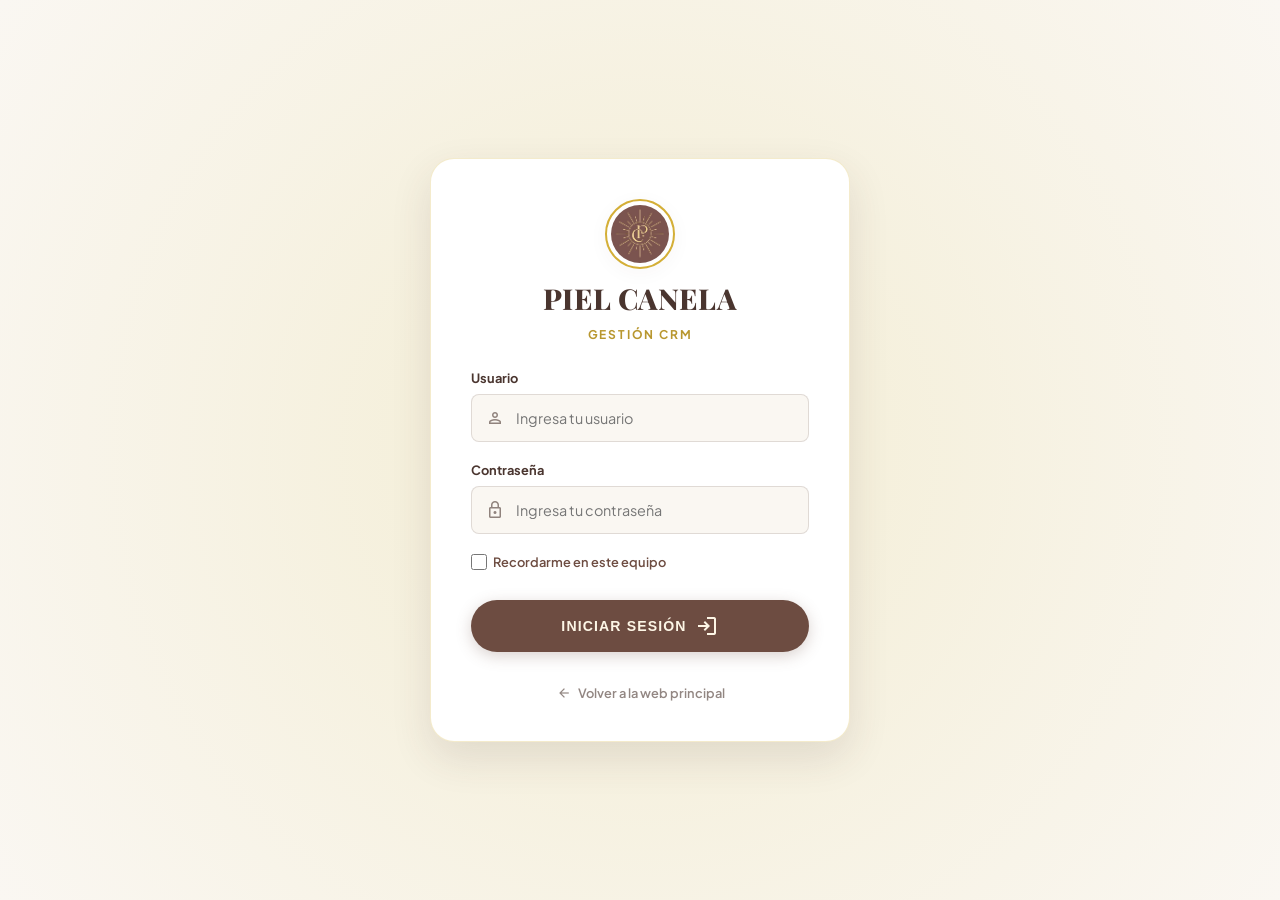
<file: crm.html>
<!DOCTYPE html>
<html lang="es">
<head>
    <meta charset="utf-8"/>
    <meta name="viewport" content="width=device-width, initial-scale=1.0"/>
    <title>Piel Canela Bronze - Panel CRM Interno</title>
    <link rel="icon" type="image/png" href="assets/favicon.png"/>
    <!-- Google Fonts -->
    <link rel="preconnect" href="https://fonts.googleapis.com">
    <link rel="preconnect" href="https://fonts.gstatic.com" crossorigin>
    <link href="https://fonts.googleapis.com/css2?family=Playfair+Display:ital,wght@0,400..900;1,400..900&family=Plus+Jakarta+Sans:wght@200..800&display=swap" rel="stylesheet">
    <link href="https://fonts.googleapis.com/css2?family=Material+Symbols+Outlined:opsz,wght,FILL,GRAD@20..48,100..700,0..1,-50..200&display=swap" rel="stylesheet"/>
    
    <style>
        :root {
            --color-chocolate-dark: #4a352f;
            --color-chocolate: #6d4c41;
            --color-gold: #d4af37;
            --color-gold-dark: #b8972f;
            --color-gold-light: #fdf6e6;
            --color-linen: #faf7f2;
            --color-linen-dark: #f3edd3;
            --color-white: #ffffff;
            --color-gray-light: #f7f5f0;
            --color-text-muted: rgba(74, 53, 47, 0.6);
            --color-whatsapp: #25d366;
            --color-whatsapp-dark: #128c7e;
            
            --font-serif: 'Playfair Display', Georgia, serif;
            --font-sans: 'Plus Jakarta Sans', system-ui, -apple-system, sans-serif;
            --radius-sm: 8px;
            --radius-md: 16px;
            --radius-lg: 24px;
            --radius-full: 9999px;
            
            --shadow-soft: 0 4px 20px rgba(74, 53, 47, 0.04);
            --shadow-medium: 0 8px 30px rgba(74, 53, 47, 0.08);
            --shadow-heavy: 0 16px 40px rgba(74, 53, 47, 0.12);
            --transition-quick: 0.25s cubic-bezier(0.4, 0, 0.2, 1);
        }

        * {
            box-sizing: border-box;
            margin: 0;
            padding: 0;
        }

        body {
            font-family: var(--font-sans);
            background-color: var(--color-linen);
            color: var(--color-chocolate-dark);
            min-height: 100vh;
            display: flex;
            overflow-x: hidden;
        }

        /* SIDEBAR */
        .sidebar {
            width: 280px;
            background: linear-gradient(180deg, var(--color-chocolate-dark) 0%, #35231e 100%);
            color: var(--color-white);
            padding: 32px 24px;
            display: flex;
            flex-direction: column;
            gap: 40px;
            flex-shrink: 0;
            border-right: 1px solid rgba(212, 175, 55, 0.15);
            min-height: 100vh;
            position: sticky;
            top: 0;
        }

        .logo-wrapper {
            display: flex;
            align-items: center;
            gap: 12px;
        }

        .logo-img {
            width: 42px;
            height: 42px;
            border-radius: 50%;
            border: 1.5px solid var(--color-gold);
            background: var(--color-white);
            padding: 2px;
        }

        .brand-text {
            display: flex;
            flex-direction: column;
        }

        .brand-name {
            font-family: var(--font-serif);
            font-size: 1.25rem;
            font-weight: 800;
            letter-spacing: 0.05em;
            color: var(--color-gold-light);
            line-height: 1.1;
        }

        .brand-tag {
            font-size: 0.65rem;
            text-transform: uppercase;
            letter-spacing: 0.15em;
            color: var(--color-gold);
            font-weight: 700;
        }

        .nav-menu {
            display: flex;
            flex-direction: column;
            gap: 8px;
            list-style: none;
            flex-grow: 1;
        }

        .nav-item button {
            width: 100%;
            display: flex;
            align-items: center;
            gap: 12px;
            padding: 14px 18px;
            background: transparent;
            border: none;
            outline: none;
            color: rgba(255, 255, 255, 0.7);
            font-family: var(--font-sans);
            font-size: 0.9rem;
            font-weight: 600;
            border-radius: var(--radius-sm);
            cursor: pointer;
            text-align: left;
            transition: var(--transition-quick);
        }

        .nav-item button:hover {
            background-color: rgba(255, 255, 255, 0.06);
            color: var(--color-white);
        }

        .nav-item.active button {
            background-color: rgba(212, 175, 55, 0.15);
            color: var(--color-gold);
            border-left: 3px solid var(--color-gold);
            padding-left: 15px;
        }

        .sidebar-footer {
            border-top: 1px solid rgba(255, 255, 255, 0.1);
            padding-top: 20px;
            font-size: 0.75rem;
            color: rgba(255, 255, 255, 0.4);
            display: flex;
            flex-direction: column;
            gap: 12px;
        }

        .back-to-site-btn {
            display: flex;
            align-items: center;
            justify-content: center;
            gap: 8px;
            padding: 10px;
            background: rgba(255, 255, 255, 0.08);
            border: 1px solid rgba(212, 175, 55, 0.2);
            color: var(--color-gold-light);
            border-radius: var(--radius-sm);
            text-decoration: none;
            font-weight: 600;
            font-size: 0.8rem;
            text-align: center;
            transition: var(--transition-quick);
        }

        .back-to-site-btn:hover {
            background: var(--color-gold);
            color: var(--color-chocolate-dark);
            border-color: var(--color-gold);
        }

        /* MAIN CONTENT */
        .main-wrapper {
            flex-grow: 1;
            padding: 40px;
            display: flex;
            flex-direction: column;
            gap: 32px;
            max-width: 1400px;
            margin: 0 auto;
            width: calc(100% - 280px);
        }

        .header-bar {
            display: flex;
            justify-content: space-between;
            align-items: center;
            flex-wrap: wrap;
            gap: 20px;
        }

        .header-title-box h1 {
            font-family: var(--font-serif);
            font-size: 2.2rem;
            color: var(--color-chocolate-dark);
            font-weight: 800;
        }

        .header-title-box p {
            font-size: 0.9rem;
            color: var(--color-text-muted);
            margin-top: 4px;
        }

        .header-actions {
            display: flex;
            gap: 12px;
            align-items: center;
        }

        .btn-primary {
            background-color: var(--color-chocolate);
            color: var(--color-gold-light);
            border: none;
            padding: 12px 24px;
            border-radius: var(--radius-full);
            font-weight: 700;
            font-size: 0.82rem;
            text-transform: uppercase;
            letter-spacing: 0.05em;
            cursor: pointer;
            display: flex;
            align-items: center;
            gap: 8px;
            transition: var(--transition-quick);
            box-shadow: 0 4px 15px rgba(109, 76, 65, 0.25);
        }

        .btn-primary:hover {
            background-color: var(--color-gold);
            color: var(--color-chocolate-dark);
            box-shadow: 0 4px 15px rgba(212, 175, 55, 0.35);
        }

        .btn-secondary {
            background-color: var(--color-white);
            color: var(--color-chocolate-dark);
            border: 1px solid rgba(109, 76, 65, 0.2);
            padding: 12px 24px;
            border-radius: var(--radius-full);
            font-weight: 700;
            font-size: 0.82rem;
            text-transform: uppercase;
            letter-spacing: 0.05em;
            cursor: pointer;
            display: flex;
            align-items: center;
            gap: 8px;
            transition: var(--transition-quick);
        }

        .btn-secondary:hover {
            background-color: var(--color-gold-light);
            border-color: var(--color-gold);
        }

        /* STATS */
        .stats-grid {
            display: grid;
            grid-template-columns: repeat(auto-fit, minmax(240px, 1fr));
            gap: 24px;
        }

        .stat-card {
            background-color: var(--color-white);
            border-radius: var(--radius-md);
            padding: 24px;
            border: 1px solid rgba(223, 186, 140, 0.2);
            box-shadow: var(--shadow-soft);
            display: flex;
            align-items: center;
            gap: 20px;
            transition: transform var(--transition-quick);
        }

        .stat-card:hover {
            transform: translateY(-2px);
        }

        .stat-icon-box {
            width: 54px;
            height: 54px;
            border-radius: 12px;
            background-color: var(--color-gold-light);
            color: var(--color-gold-dark);
            display: flex;
            align-items: center;
            justify-content: center;
        }

        .stat-icon-box.success {
            background-color: rgba(37, 211, 102, 0.1);
            color: var(--color-whatsapp-dark);
        }

        .stat-icon-box.pending {
            background-color: rgba(212, 175, 55, 0.15);
            color: var(--color-gold-dark);
        }

        .stat-details {
            display: flex;
            flex-direction: column;
        }

        .stat-value {
            font-size: 1.8rem;
            font-weight: 800;
            color: var(--color-chocolate-dark);
            line-height: 1.2;
        }

        .stat-label {
            font-size: 0.8rem;
            color: var(--color-text-muted);
            font-weight: 600;
        }

        /* TAB CONTROLS */
        .control-panel {
            background-color: var(--color-white);
            border-radius: var(--radius-md);
            padding: 20px 24px;
            border: 1px solid rgba(223, 186, 140, 0.2);
            box-shadow: var(--shadow-soft);
            display: flex;
            justify-content: space-between;
            align-items: center;
            flex-wrap: wrap;
            gap: 20px;
        }

        .view-selectors {
            display: flex;
            background-color: var(--color-gray-light);
            padding: 4px;
            border-radius: var(--radius-full);
            border: 1px solid rgba(74, 53, 47, 0.05);
        }

        .view-btn {
            background: transparent;
            border: none;
            outline: none;
            padding: 8px 20px;
            border-radius: var(--radius-full);
            cursor: pointer;
            font-family: var(--font-sans);
            font-size: 0.85rem;
            font-weight: 700;
            color: var(--color-text-muted);
            transition: var(--transition-quick);
        }

        .view-btn.active {
            background-color: var(--color-chocolate);
            color: var(--color-white);
            box-shadow: var(--shadow-soft);
        }

        .calendar-nav-wrapper {
            display: flex;
            align-items: center;
            gap: 16px;
        }

        .nav-arrow-btn {
            width: 36px;
            height: 36px;
            border-radius: 50%;
            background-color: var(--color-gray-light);
            border: 1px solid rgba(74, 53, 47, 0.08);
            cursor: pointer;
            display: flex;
            align-items: center;
            justify-content: center;
            color: var(--color-chocolate-dark);
            transition: var(--transition-quick);
        }

        .nav-arrow-btn:hover {
            background-color: var(--color-gold-light);
            border-color: var(--color-gold);
        }

        .current-date-title {
            font-family: var(--font-serif);
            font-size: 1.2rem;
            font-weight: 800;
            min-width: 180px;
            text-align: center;
        }

        /* FILTER DROPDOWN */
        .filters-wrapper {
            display: flex;
            gap: 12px;
        }

        .select-filter {
            padding: 10px 16px;
            border-radius: var(--radius-full);
            border: 1px solid rgba(74, 53, 47, 0.15);
            background-color: var(--color-white);
            color: var(--color-chocolate-dark);
            font-family: var(--font-sans);
            font-weight: 600;
            font-size: 0.82rem;
            outline: none;
            cursor: pointer;
            transition: var(--transition-quick);
        }

        .select-filter:hover {
            border-color: var(--color-gold);
        }

        /* CRM PANEL LAYOUT (CALENDAR AREA) */
        .crm-panel-container {
            display: flex;
            flex-direction: column;
            gap: 24px;
        }

        /* DAILY TIMELINE VIEW */
        .timeline-view-container {
            background-color: var(--color-white);
            border-radius: var(--radius-md);
            padding: 32px;
            border: 1px solid rgba(223, 186, 140, 0.2);
            box-shadow: var(--shadow-soft);
        }

        .daily-timeline {
            display: flex;
            flex-direction: column;
            gap: 0;
            position: relative;
        }

        .timeline-row {
            display: flex;
            border-bottom: 1px solid rgba(74, 53, 47, 0.05);
            min-height: 80px;
            position: relative;
        }

        .timeline-row:last-child {
            border-bottom: none;
        }

        .timeline-hour {
            width: 80px;
            font-weight: 800;
            font-size: 0.85rem;
            color: var(--color-gold-dark);
            padding-top: 12px;
            flex-shrink: 0;
            border-right: 1.5px solid rgba(212, 175, 55, 0.15);
        }

        .timeline-content {
            flex-grow: 1;
            padding: 8px 0 8px 24px;
            display: flex;
            flex-direction: column;
            gap: 8px;
            justify-content: center;
        }

        .appointment-strip {
            background-color: var(--color-gray-light);
            border: 1px solid rgba(223, 186, 140, 0.25);
            border-left: 4px solid var(--color-gold);
            border-radius: var(--radius-sm);
            padding: 12px 20px;
            display: flex;
            justify-content: space-between;
            align-items: center;
            gap: 16px;
            transition: var(--transition-quick);
        }

        .appointment-strip.confirmed {
            border-left-color: var(--color-whatsapp);
            background-color: rgba(37, 211, 102, 0.02);
        }

        .appointment-strip.cancelled {
            border-left-color: rgba(74, 53, 47, 0.3);
            opacity: 0.6;
        }

        .appt-meta-info {
            display: flex;
            align-items: center;
            gap: 20px;
            flex-wrap: wrap;
        }

        .appt-time-badge {
            font-weight: 800;
            font-size: 0.85rem;
            background-color: var(--color-chocolate-dark);
            color: var(--color-white);
            padding: 4px 10px;
            border-radius: var(--radius-sm);
        }

        .appt-client-name {
            font-size: 0.95rem;
            font-weight: 750;
            color: var(--color-chocolate-dark);
        }

        .appt-service-name {
            font-size: 0.85rem;
            color: var(--color-chocolate);
            background-color: var(--color-gold-light);
            padding: 2px 8px;
            border-radius: var(--radius-sm);
            font-weight: 600;
        }

        .appt-specialist {
            font-size: 0.75rem;
            color: var(--color-text-muted);
            display: flex;
            align-items: center;
            gap: 3px;
        }

        .appt-phone {
            font-size: 0.8rem;
            color: var(--color-text-muted);
            font-weight: 500;
        }

        .appt-actions-bar {
            display: flex;
            gap: 8px;
            align-items: center;
        }

        .status-pill {
            font-size: 0.7rem;
            font-weight: 800;
            text-transform: uppercase;
            letter-spacing: 0.05em;
            padding: 4px 12px;
            border-radius: var(--radius-full);
            background-color: rgba(212, 175, 55, 0.15);
            color: var(--color-gold-dark);
        }

        .status-pill.confirmed {
            background-color: rgba(37, 211, 102, 0.12);
            color: var(--color-whatsapp-dark);
        }

        .status-pill.cancelled {
            background-color: rgba(74, 53, 47, 0.08);
            color: rgba(74, 53, 47, 0.6);
        }

        .btn-whatsapp-confirm {
            background-color: var(--color-whatsapp);
            color: var(--color-white);
            border: none;
            width: 36px;
            height: 36px;
            border-radius: 50%;
            cursor: pointer;
            display: flex;
            align-items: center;
            justify-content: center;
            transition: var(--transition-quick);
            box-shadow: 0 2px 10px rgba(37, 211, 102, 0.2);
        }

        .btn-whatsapp-confirm:hover {
            background-color: var(--color-whatsapp-dark);
            transform: scale(1.05);
        }

        .btn-icon-action {
            width: 36px;
            height: 36px;
            border-radius: 50%;
            background-color: var(--color-white);
            border: 1px solid rgba(74, 53, 47, 0.12);
            cursor: pointer;
            display: flex;
            align-items: center;
            justify-content: center;
            color: var(--color-chocolate-dark);
            transition: var(--transition-quick);
        }

        .btn-icon-action:hover {
            background-color: var(--color-gold-light);
            border-color: var(--color-gold);
            color: var(--color-gold-dark);
        }

        .btn-icon-action.cancel:hover {
            background-color: rgba(255, 0, 0, 0.05);
            border-color: rgba(255, 0, 0, 0.15);
            color: red;
        }

        .empty-timeline-info {
            padding: 24px;
            text-align: center;
            color: var(--color-text-muted);
            font-size: 0.85rem;
            font-style: italic;
        }

        /* WEEKLY VIEW GRID */
        .weekly-grid-view {
            display: grid;
            grid-template-columns: repeat(7, 1fr);
            gap: 12px;
            background-color: transparent;
        }

        .weekly-col {
            background-color: var(--color-white);
            border: 1px solid rgba(223, 186, 140, 0.18);
            border-radius: var(--radius-md);
            padding: 16px;
            min-height: 480px;
            display: flex;
            flex-direction: column;
            gap: 12px;
            box-shadow: var(--shadow-soft);
        }

        .weekly-col.today-highlight {
            border: 2px solid var(--color-gold);
            box-shadow: var(--shadow-medium);
        }

        .weekly-col-header {
            display: flex;
            flex-direction: column;
            border-bottom: 1px solid rgba(74, 53, 47, 0.05);
            padding-bottom: 8px;
        }

        .weekly-day-name {
            font-size: 0.72rem;
            font-weight: 800;
            text-transform: uppercase;
            letter-spacing: 0.05em;
            color: var(--color-gold-dark);
        }

        .weekly-day-num {
            font-family: var(--font-serif);
            font-size: 1.2rem;
            font-weight: 800;
            color: var(--color-chocolate-dark);
        }

        .weekly-cards-list {
            display: flex;
            flex-direction: column;
            gap: 8px;
            flex-grow: 1;
            overflow-y: auto;
        }

        .weekly-card {
            background-color: var(--color-gray-light);
            border: 1px solid rgba(223, 186, 140, 0.15);
            border-left: 3.5px solid var(--color-gold);
            border-radius: var(--radius-sm);
            padding: 8px 12px;
            font-size: 0.78rem;
            display: flex;
            flex-direction: column;
            gap: 4px;
            cursor: pointer;
            transition: var(--transition-quick);
        }

        .weekly-card.confirmed {
            border-left-color: var(--color-whatsapp);
            background-color: rgba(37, 211, 102, 0.02);
        }

        .weekly-card.cancelled {
            border-left-color: rgba(74, 53, 47, 0.3);
            opacity: 0.6;
        }

        .weekly-card:hover {
            transform: scale(1.02);
            border-color: var(--color-gold);
        }

        .weekly-card-time {
            font-weight: 800;
            font-size: 0.7rem;
            color: var(--color-chocolate-dark);
        }

        .weekly-card-client {
            font-weight: 750;
            white-space: nowrap;
            overflow: hidden;
            text-overflow: ellipsis;
        }

        .weekly-card-service {
            font-size: 0.7rem;
            color: var(--color-text-muted);
            white-space: nowrap;
            overflow: hidden;
            text-overflow: ellipsis;
        }

        /* MONTHLY CALENDAR VIEW */
        .monthly-view-wrapper {
            background-color: var(--color-white);
            border-radius: var(--radius-md);
            border: 1px solid rgba(223, 186, 140, 0.2);
            box-shadow: var(--shadow-soft);
            padding: 32px;
            display: grid;
            grid-template-columns: 1fr;
            gap: 24px;
        }

        .monthly-weekday-row {
            display: grid;
            grid-template-columns: repeat(7, 1fr);
            text-align: center;
            font-size: 0.75rem;
            font-weight: 800;
            text-transform: uppercase;
            letter-spacing: 0.1em;
            color: var(--color-gold-dark);
            border-bottom: 1px solid rgba(74, 53, 47, 0.08);
            padding-bottom: 12px;
        }

        .monthly-grid {
            display: grid;
            grid-template-columns: repeat(7, 1fr);
            grid-auto-rows: minmax(100px, 1fr);
            gap: 1px;
            background-color: rgba(74, 53, 47, 0.08);
        }

        .monthly-day-cell {
            background-color: var(--color-white);
            padding: 10px;
            display: flex;
            flex-direction: column;
            justify-content: space-between;
            align-items: stretch;
            cursor: pointer;
            transition: var(--transition-quick);
        }

        .monthly-day-cell:hover {
            background-color: var(--color-gold-light);
        }

        .monthly-day-cell.other-month {
            background-color: #fafafa;
            color: #ccc;
        }

        .monthly-day-num {
            font-weight: 700;
            font-size: 0.85rem;
            align-self: flex-start;
        }

        .monthly-day-cell.today-highlight .monthly-day-num {
            background-color: var(--color-gold);
            color: var(--color-chocolate-dark);
            width: 24px;
            height: 24px;
            border-radius: 50%;
            display: flex;
            align-items: center;
            justify-content: center;
            font-weight: 800;
        }

        .monthly-badges-box {
            display: flex;
            flex-direction: column;
            gap: 4px;
            margin-top: 8px;
        }

        .monthly-appt-badge {
            font-size: 0.68rem;
            padding: 2px 6px;
            border-radius: var(--radius-sm);
            background-color: var(--color-gray-light);
            border-left: 2.5px solid var(--color-gold);
            font-weight: 700;
            white-space: nowrap;
            overflow: hidden;
            text-overflow: ellipsis;
        }

        .monthly-appt-badge.confirmed {
            border-left-color: var(--color-whatsapp);
            background-color: rgba(37, 211, 102, 0.03);
        }

        .monthly-appt-badge.cancelled {
            border-left-color: rgba(74, 53, 47, 0.3);
            opacity: 0.6;
        }

        .monthly-more-indicator {
            font-size: 0.65rem;
            color: var(--color-gold-dark);
            font-weight: 800;
            text-align: right;
        }

        /* CLIENTS LIST VIEW */
        .clients-panel-container {
            background-color: var(--color-white);
            border-radius: var(--radius-md);
            padding: 32px;
            border: 1px solid rgba(223, 186, 140, 0.2);
            box-shadow: var(--shadow-soft);
            display: flex;
            flex-direction: column;
            gap: 24px;
        }

        .search-row {
            display: flex;
            gap: 16px;
            width: 100%;
        }

        .search-input-crm {
            flex-grow: 1;
            padding: 12px 20px;
            border-radius: var(--radius-full);
            border: 1px solid rgba(74, 53, 47, 0.15);
            outline: none;
            font-family: var(--font-sans);
            font-size: 0.9rem;
            transition: var(--transition-quick);
        }

        .search-input-crm:focus {
            border-color: var(--color-gold);
            box-shadow: 0 0 0 2px rgba(212, 175, 55, 0.1);
        }

        .clients-table-wrapper {
            overflow-x: auto;
        }

        .clients-table {
            width: 100%;
            border-collapse: collapse;
            text-align: left;
        }

        .clients-table th {
            font-size: 0.72rem;
            font-weight: 800;
            text-transform: uppercase;
            letter-spacing: 0.08em;
            color: var(--color-gold-dark);
            padding: 16px 20px;
            border-bottom: 2px solid rgba(74, 53, 47, 0.08);
        }

        .clients-table td {
            padding: 16px 20px;
            border-bottom: 1px solid rgba(74, 53, 47, 0.05);
            font-size: 0.9rem;
        }

        .clients-table tr:hover td {
            background-color: var(--color-gray-light);
        }

        .client-profile-name {
            font-weight: 750;
            color: var(--color-chocolate-dark);
        }

        .client-stat-badge {
            background-color: var(--color-gold-light);
            color: var(--color-gold-dark);
            font-weight: 700;
            padding: 2px 8px;
            border-radius: var(--radius-sm);
            font-size: 0.78rem;
        }

        .client-spend-val {
            font-weight: 800;
            color: var(--color-chocolate);
        }

        /* AJUSTES PANEL */
        .ajustes-panel-container {
            background-color: var(--color-white);
            border-radius: var(--radius-md);
            padding: 32px;
            border: 1px solid rgba(223, 186, 140, 0.2);
            box-shadow: var(--shadow-soft);
            display: flex;
            flex-direction: column;
            gap: 24px;
        }

        .ajustes-section {
            border-bottom: 1px solid rgba(74, 53, 47, 0.08);
            padding-bottom: 24px;
            display: flex;
            flex-direction: column;
            gap: 12px;
        }

        .ajustes-section:last-child {
            border-bottom: none;
            padding-bottom: 0;
        }

        .ajustes-section-title {
            font-family: var(--font-serif);
            font-size: 1.25rem;
            font-weight: 800;
            color: var(--color-chocolate-dark);
        }

        .ajustes-desc {
            font-size: 0.85rem;
            color: var(--color-text-muted);
            line-height: 1.5;
        }

        /* MODAL FORMS */
        .modal-overlay {
            position: fixed;
            top: 0;
            left: 0;
            right: 0;
            bottom: 0;
            background-color: rgba(74, 53, 47, 0.6);
            backdrop-filter: blur(4px);
            z-index: 3000;
            display: none;
            opacity: 0;
            transition: opacity 0.3s ease;
        }

        .modal-container {
            position: fixed;
            top: 50%;
            left: 50%;
            transform: translate(-50%, -50%) scale(0.95);
            background-color: var(--color-linen);
            border-radius: var(--radius-md);
            border: 1px solid rgba(223, 186, 140, 0.25);
            padding: 32px;
            width: 90%;
            max-width: 540px;
            z-index: 3010;
            display: none;
            box-shadow: var(--shadow-heavy);
            transition: transform 0.3s cubic-bezier(0.16, 1, 0.3, 1), opacity 0.3s ease;
            opacity: 0;
        }

        .modal-overlay.active, .modal-container.active {
            display: block;
        }

        .modal-header {
            display: flex;
            justify-content: space-between;
            align-items: center;
            border-bottom: 1px solid rgba(74, 53, 47, 0.08);
            padding-bottom: 16px;
            margin-bottom: 20px;
        }

        .modal-title {
            font-family: var(--font-serif);
            font-size: 1.4rem;
            font-weight: 800;
            color: var(--color-chocolate-dark);
        }

        .modal-close-btn {
            background: transparent;
            border: none;
            outline: none;
            cursor: pointer;
            color: var(--color-chocolate-dark);
            width: 32px;
            height: 32px;
            border-radius: 50%;
            display: flex;
            align-items: center;
            justify-content: center;
            transition: var(--transition-quick);
        }

        .modal-close-btn:hover {
            background-color: rgba(74, 53, 47, 0.06);
        }

        .form-group {
            display: flex;
            flex-direction: column;
            gap: 6px;
            margin-bottom: 16px;
        }

        .form-row {
            display: grid;
            grid-template-columns: 1fr 1fr;
            gap: 16px;
        }

        .form-label {
            font-size: 0.78rem;
            font-weight: 750;
            text-transform: uppercase;
            letter-spacing: 0.05em;
            color: var(--color-chocolate);
        }

        .form-input, .form-select {
            padding: 10px 14px;
            border-radius: var(--radius-sm);
            border: 1px solid rgba(74, 53, 47, 0.15);
            background-color: var(--color-white);
            color: var(--color-chocolate-dark);
            font-family: var(--font-sans);
            font-size: 0.88rem;
            outline: none;
            transition: var(--transition-quick);
        }

        .form-input:focus, .form-select:focus {
            border-color: var(--color-gold);
            box-shadow: 0 0 0 2px rgba(212, 175, 55, 0.1);
        }

        .form-actions {
            display: flex;
            justify-content: flex-end;
            gap: 12px;
            margin-top: 24px;
            border-top: 1px solid rgba(74, 53, 47, 0.08);
            padding-top: 20px;
        }

        /* CLIENT DETAIL VIEW (SIDE PANEL) */
        .details-side-panel {
            background-color: var(--color-white);
            border-radius: var(--radius-md);
            padding: 24px;
            border: 1px solid rgba(223, 186, 140, 0.2);
            box-shadow: var(--shadow-soft);
            display: none;
            flex-direction: column;
            gap: 16px;
        }

        .details-side-panel.active {
            display: flex;
        }

        .details-side-header {
            display: flex;
            justify-content: space-between;
            align-items: center;
            border-bottom: 1px solid rgba(74, 53, 47, 0.08);
            padding-bottom: 12px;
        }

        .details-side-title {
            font-family: var(--font-serif);
            font-size: 1.15rem;
            font-weight: 800;
        }

        .details-meta-row {
            display: flex;
            justify-content: space-between;
            font-size: 0.82rem;
            border-bottom: 1px dashed rgba(74, 53, 47, 0.05);
            padding: 8px 0;
        }

        .details-meta-label {
            font-weight: 700;
            color: var(--color-text-muted);
        }

        .details-meta-val {
            font-weight: 600;
            color: var(--color-chocolate-dark);
        }

        .details-notes-box {
            background-color: var(--color-gray-light);
            border: 1px solid rgba(223, 186, 140, 0.12);
            border-radius: var(--radius-sm);
            padding: 12px;
            font-size: 0.8rem;
            color: var(--color-chocolate-dark);
            min-height: 60px;
        }

        /* RESPONSIVE LAYOUT */
        @media (max-width: 1024px) {
            body {
                flex-direction: column;
            }
            .sidebar {
                width: 100%;
                min-height: auto;
                height: auto;
                position: relative;
                top: 0;
                padding: 20px;
                gap: 20px;
            }
            .nav-menu {
                flex-direction: row;
                overflow-x: auto;
                padding-bottom: 8px;
            }
            .nav-item button {
                white-space: nowrap;
                padding: 10px 16px;
            }
            .main-wrapper {
                width: 100%;
                padding: 20px;
            }
            .weekly-grid-view {
                grid-template-columns: 1fr;
            }
            .weekly-col {
                min-height: auto;
            }
            .monthly-weekday-row {
                font-size: 0.65rem;
            }
            .monthly-day-cell {
                min-height: 80px;
            }
        }

        /* CRM LOGIN SCREEN STYLES */
        .auth-hidden {
            display: none !important;
        }

        .login-overlay {
            position: fixed;
            top: 0;
            left: 0;
            width: 100vw;
            height: 100vh;
            background: radial-gradient(circle at 50% 50%, var(--color-linen-dark) 0%, var(--color-linen) 100%);
            display: flex;
            align-items: center;
            justify-content: center;
            z-index: 9999;
            padding: 20px;
        }

        .login-card {
            background: var(--color-white);
            border: 1px solid rgba(212, 175, 55, 0.25);
            border-radius: var(--radius-lg);
            box-shadow: var(--shadow-heavy);
            width: 100%;
            max-width: 420px;
            padding: 40px;
            display: flex;
            flex-direction: column;
            align-items: center;
            gap: 28px;
            position: relative;
            animation: loginFadeIn 0.6s cubic-bezier(0.16, 1, 0.3, 1);
        }

        @keyframes loginFadeIn {
            from {
                opacity: 0;
                transform: translateY(20px);
            }
            to {
                opacity: 1;
                transform: translateY(0);
            }
        }

        .login-logo-box {
            display: flex;
            flex-direction: column;
            align-items: center;
            gap: 12px;
            text-align: center;
        }

        .login-logo {
            width: 70px;
            height: 70px;
            border-radius: 50%;
            border: 2px solid var(--color-gold);
            padding: 4px;
            background: var(--color-white);
            box-shadow: var(--shadow-soft);
        }

        .login-title-serif {
            font-family: var(--font-serif);
            font-size: 1.8rem;
            color: var(--color-chocolate-dark);
            font-weight: 800;
            letter-spacing: 0.02em;
            line-height: 1.2;
        }

        .login-subtitle {
            font-size: 0.75rem;
            text-transform: uppercase;
            letter-spacing: 0.15em;
            color: var(--color-gold-dark);
            font-weight: 700;
        }

        .login-form {
            width: 100%;
            display: flex;
            flex-direction: column;
            gap: 20px;
        }

        .input-group {
            display: flex;
            flex-direction: column;
            gap: 8px;
            position: relative;
        }

        .input-label {
            font-size: 0.8rem;
            font-weight: 700;
            color: var(--color-chocolate-dark);
            display: flex;
            align-items: center;
            gap: 6px;
        }

        .input-field-wrapper {
            position: relative;
            display: flex;
            align-items: center;
        }

        .input-field-wrapper .material-symbols-outlined {
            position: absolute;
            left: 14px;
            color: var(--color-text-muted);
            font-size: 20px;
            pointer-events: none;
        }

        .login-input {
            width: 100%;
            padding: 14px 14px 14px 44px;
            border-radius: var(--radius-sm);
            border: 1px solid rgba(74, 53, 47, 0.15);
            background-color: var(--color-linen);
            font-family: var(--font-sans);
            font-size: 0.9rem;
            color: var(--color-chocolate-dark);
            outline: none;
            transition: var(--transition-quick);
        }

        .login-input:focus {
            border-color: var(--color-gold);
            background-color: var(--color-white);
            box-shadow: 0 0 0 3px rgba(212, 175, 55, 0.15);
        }

        .login-options {
            display: flex;
            justify-content: space-between;
            align-items: center;
            font-size: 0.8rem;
            font-weight: 600;
            color: var(--color-chocolate);
        }

        .remember-me-label {
            display: flex;
            align-items: center;
            gap: 6px;
            cursor: pointer;
        }

        .remember-checkbox {
            accent-color: var(--color-chocolate);
            width: 16px;
            height: 16px;
            cursor: pointer;
        }

        .btn-login-submit {
            width: 100%;
            background-color: var(--color-chocolate);
            color: var(--color-gold-light);
            border: none;
            padding: 14px;
            border-radius: var(--radius-full);
            font-weight: 700;
            font-size: 0.88rem;
            text-transform: uppercase;
            letter-spacing: 0.08em;
            cursor: pointer;
            display: flex;
            align-items: center;
            justify-content: center;
            gap: 8px;
            transition: var(--transition-quick);
            box-shadow: 0 4px 15px rgba(109, 76, 65, 0.25);
            margin-top: 10px;
        }

        .btn-login-submit:hover {
            background-color: var(--color-gold);
            color: var(--color-chocolate-dark);
            box-shadow: 0 4px 15px rgba(212, 175, 55, 0.35);
        }

        .login-error-msg {
            font-size: 0.8rem;
            color: #d32f2f;
            background-color: #ffebee;
            border: 1px solid #ffcdd2;
            padding: 10px 14px;
            border-radius: var(--radius-sm);
            width: 100%;
            display: none;
            align-items: center;
            gap: 8px;
            font-weight: 600;
            animation: shake 0.4s ease-in-out;
        }

        @keyframes shake {
            0%, 100% { transform: translateX(0); }
            20%, 60% { transform: translateX(-6px); }
            40%, 80% { transform: translateX(6px); }
        }

        .login-back-to-site {
            font-size: 0.8rem;
            font-weight: 600;
            color: var(--color-text-muted);
            text-decoration: none;
            display: flex;
            align-items: center;
            gap: 6px;
            transition: var(--transition-quick);
            margin-top: 5px;
        }

        .login-back-to-site:hover {
            color: var(--color-chocolate-dark);
        }
    </style>
</head>
<body>

    <!-- LOGIN OVERLAY -->
    <div id="login-overlay-container" class="login-overlay">
        <div class="login-card">
            <div class="login-logo-box">
                <img src="assets/brand_logo.png" alt="Piel Canela Logo" class="login-logo">
                <h2 class="login-title-serif">PIEL CANELA</h2>
                <span class="login-subtitle">Gestión CRM</span>
            </div>
            
            <div class="login-error-msg" id="login-error">
                <span class="material-symbols-outlined" style="font-size: 18px;">error</span>
                <span id="login-error-text">Credenciales incorrectas</span>
            </div>

            <form class="login-form" id="login-form-el" onsubmit="handleCrmLogin(event)">
                <div class="input-group">
                    <label class="input-label" for="login-username">Usuario</label>
                    <div class="input-field-wrapper">
                        <span class="material-symbols-outlined">person</span>
                        <input type="text" id="login-username" class="login-input" placeholder="Ingresa tu usuario" required autocomplete="username">
                    </div>
                </div>
                
                <div class="input-group">
                    <label class="input-label" for="login-password">Contraseña</label>
                    <div class="input-field-wrapper">
                        <span class="material-symbols-outlined">lock</span>
                        <input type="password" id="login-password" class="login-input" placeholder="Ingresa tu contraseña" required autocomplete="current-password">
                    </div>
                </div>

                <div class="login-options">
                    <label class="remember-me-label">
                        <input type="checkbox" id="login-remember" class="remember-checkbox">
                        Recordarme en este equipo
                    </label>
                </div>

                <button type="submit" class="btn-login-submit">
                    Iniciar Sesión
                    <span class="material-symbols-outlined">login</span>
                </button>
            </form>

            <a href="index.html" class="login-back-to-site">
                <span class="material-symbols-outlined" style="font-size: 16px;">arrow_back</span>
                Volver a la web principal
            </a>
        </div>
    </div>

    <!-- SIDEBAR -->
    <aside class="sidebar auth-hidden">
        <div class="logo-wrapper">
            <img src="assets/brand_logo.png" alt="Piel Canela" class="logo-img">
            <div class="brand-text">
                <span class="brand-name">PIEL CANELA</span>
                <span class="brand-tag">Gestión CRM</span>
            </div>
        </div>
        
        <ul class="nav-menu">
            <li class="nav-item active" id="nav-citas">
                <button onclick="switchTab('citas')">
                    <span class="material-symbols-outlined">calendar_month</span>
                    Agenda de Citas
                </button>
            </li>
            <li class="nav-item" id="nav-clientes">
                <button onclick="switchTab('clientes')">
                    <span class="material-symbols-outlined">group</span>
                    Base de Clientes
                </button>
            </li>
            <li class="nav-item" id="nav-analiticas">
                <button onclick="switchTab('analiticas')">
                    <span class="material-symbols-outlined">analytics</span>
                    Análisis y Estadísticas
                </button>
            </li>
            <li class="nav-item" id="nav-ajustes">
                <button onclick="switchTab('ajustes')">
                    <span class="material-symbols-outlined">settings</span>
                    Ajustes y Datos
                </button>
            </li>
        </ul>
        
        <div class="sidebar-footer">
            <a href="index.html" class="back-to-site-btn">
                <span class="material-symbols-outlined">arrow_back</span>
                Ver Web Clientes
            </a>
            <button onclick="handleCrmLogout()" class="back-to-site-btn" style="background: rgba(211, 47, 47, 0.1); border-color: rgba(211, 47, 47, 0.3); color: #ff5252; margin-top: 8px; width: 100%;">
                <span class="material-symbols-outlined" style="font-size: 18px;">logout</span>
                Cerrar Sesión
            </button>
            <div style="margin-top: 8px;">&copy; 2026 Piel Canela Bronze</div>
        </div>
    </aside>

    <!-- MAIN WRAPPER -->
    <main class="main-wrapper auth-hidden">
        
        <!-- HEADER BAR -->
        <header class="header-bar">
            <div class="header-title-box">
                <h1 id="crm-page-title">Agenda de Citas</h1>
                <p id="crm-page-subtitle">Gestiona reservas diarias, semanales o mensuales en tiempo real</p>
            </div>
            <div class="header-actions" id="crm-header-actions">
                <button class="btn-secondary" onclick="openNewBookingModal()">
                    <span class="material-symbols-outlined">add</span>
                    Añadir Cita Manual
                </button>
                <button class="btn-primary" onclick="generateMockData()">
                    <span class="material-symbols-outlined">dataset</span>
                    Cargar Citas Demo
                </button>
            </div>
        </header>

        <!-- STATS BAR -->
        <section class="stats-grid" id="crm-stats-grid">
            <div class="stat-card">
                <div class="stat-icon-box">
                    <span class="material-symbols-outlined">book_online</span>
                </div>
                <div class="stat-details">
                    <span class="stat-value" id="stat-total-citas">0</span>
                    <span class="stat-label">Total Reservas</span>
                </div>
            </div>
            <div class="stat-card">
                <div class="stat-icon-box pending">
                    <span class="material-symbols-outlined">pending_actions</span>
                </div>
                <div class="stat-details">
                    <span class="stat-value" id="stat-pendientes">0</span>
                    <span class="stat-label">Por Confirmar</span>
                </div>
            </div>
            <div class="stat-card">
                <div class="stat-icon-box success">
                    <span class="material-symbols-outlined">check_circle</span>
                </div>
                <div class="stat-details">
                    <span class="stat-value" id="stat-confirmadas">0</span>
                    <span class="stat-label">Confirmadas</span>
                </div>
            </div>
            <div class="stat-card">
                <div class="stat-icon-box">
                    <span class="material-symbols-outlined">payments</span>
                </div>
                <div class="stat-details">
                    <span class="stat-value" id="stat-estimacion-ingresos">0,00 €</span>
                    <span class="stat-label">Caja Estimada</span>
                </div>
            </div>
        </section>

        <!-- CRM TAB CITAS SECTION -->
        <section class="crm-panel-container" id="section-citas-panel">
            
            <!-- CONTROL PANEL -->
            <div class="control-panel">
                <div class="view-selectors">
                    <button class="view-btn active" id="btn-view-diaria" onclick="setViewMode('diaria')">Diaria</button>
                    <button class="view-btn" id="btn-view-semanal" onclick="setViewMode('semanal')">Semanal</button>
                    <button class="view-btn" id="btn-view-mensual" onclick="setViewMode('mensual')">Mensual</button>
                </div>
                
                <div class="calendar-nav-wrapper">
                    <button class="nav-arrow-btn" onclick="adjustDate(-1)">
                        <span class="material-symbols-outlined">chevron_left</span>
                    </button>
                    <span class="current-date-title" id="current-date-text">Hoy</span>
                    <button class="nav-arrow-btn" onclick="adjustDate(1)">
                        <span class="material-symbols-outlined">chevron_right</span>
                    </button>
                </div>

                <div class="filters-wrapper">
                    <select class="select-filter" id="filter-status-select" onchange="applyFilters()">
                        <option value="todos">Todos los Estados</option>
                        <option value="pendiente">Pendientes</option>
                        <option value="confirmada">Confirmadas</option>
                        <option value="cancelada">Canceladas</option>
                    </select>
                </div>
            </div>

            <!-- DETAIL PANEL AND MAIN VIEW SPLIT CONTAINER -->
            <div style="display: grid; grid-template-columns: 1fr auto; gap: 24px; align-items: start;" id="views-split-grid">
                
                <!-- VIEW DISPLAY BOX (DYNAMIC CALENDARS) -->
                <div id="calendar-view-target" style="width: 100%;">
                    <!-- Content will be injected dynamically -->
                </div>

                <!-- RIGHT APPOINTMENT DETAIL DRAWER -->
                <div class="details-side-panel" id="appt-detail-panel">
                    <div class="details-side-header">
                        <span class="details-side-title" id="detail-card-id">Detalle de Cita</span>
                        <button class="modal-close-btn" onclick="closeDetailPanel()">
                            <span class="material-symbols-outlined">close</span>
                        </button>
                    </div>
                    <div style="display: flex; flex-direction: column; gap: 4px;">
                        <span style="font-size: 1.1rem; font-weight: 800; color: var(--color-chocolate-dark);" id="detail-client-name">Sofía</span>
                        <span style="font-size: 0.8rem; font-weight: 600; color: var(--color-text-muted);" id="detail-client-phone">+34 600 000 000</span>
                    </div>
                    <div style="border-top: 1px solid rgba(74, 53, 47, 0.08); padding-top: 8px;">
                        <div class="details-meta-row"><span class="details-meta-label">Servicio</span><span class="details-meta-val" id="detail-service">Bronceado</span></div>
                        <div class="details-meta-row"><span class="details-meta-label">Precio</span><span class="details-meta-val" id="detail-price">50 €</span></div>
                        <div class="details-meta-row"><span class="details-meta-label">Duración</span><span class="details-meta-val" id="detail-duration">45 min</span></div>
                        <div class="details-meta-row"><span class="details-meta-label">Especialista</span><span class="details-meta-val" id="detail-specialist">Cualquiera</span></div>
                        <div class="details-meta-row"><span class="details-meta-label">Fecha</span><span class="details-meta-val" id="detail-date">2026-06-09</span></div>
                        <div class="details-meta-row"><span class="details-meta-label">Hora</span><span class="details-meta-val" id="detail-time">10:00</span></div>
                    </div>
                    <div style="display: flex; flex-direction: column; gap: 6px;">
                        <span class="form-label">Notas del Cliente:</span>
                        <div class="details-notes-box" id="detail-notes">Ninguna</div>
                    </div>
                    <div style="display: flex; gap: 8px; margin-top: 8px; flex-wrap: wrap;">
                        <button class="btn-primary" id="detail-confirm-btn" style="flex-grow: 1; padding: 10px;" onclick="confirmSelectedAppt()">
                            Confirmar Cita
                        </button>
                        <button class="btn-secondary" id="detail-cancel-btn" style="color: red; border-color: rgba(255,0,0,0.15); padding: 10px;" onclick="cancelSelectedAppt()">
                            Cancelar Cita
                        </button>
                    </div>
                    <div style="display: flex; gap: 8px;">
                        <a href="#" class="btn-secondary" id="detail-whatsapp-btn" style="flex-grow: 1; padding: 10px; background-color: var(--color-whatsapp); color: var(--color-white); border: none; justify-content: center; text-decoration: none;" target="_blank">
                            <span class="material-symbols-outlined">chat</span>
                            Confirmar por WhatsApp
                        </a>
                    </div>
                    <div style="display: flex; gap: 8px;">
                        <a href="#" class="btn-secondary" id="detail-whatsapp-rem-btn" style="flex-grow: 1; padding: 10px; background-color: #075E54; color: var(--color-white); border: none; justify-content: center; text-decoration: none;" target="_blank">
                            <span class="material-symbols-outlined">notifications</span>
                            Recordatorio (Mañana)
                        </a>
                    </div>
                </div>

            </div>

        </section>

        <!-- CRM TAB ANALITICAS SECTION -->
        <section class="crm-panel-container" id="section-analiticas-panel" style="display: none;">
            <!-- Analytics Summary Cards -->
            <div class="stats-grid">
                <div class="stat-card">
                    <div class="stat-icon-box" style="background-color: rgba(109, 76, 65, 0.1); color: var(--color-chocolate);">
                        <span class="material-symbols-outlined">payments</span>
                    </div>
                    <div class="stat-details">
                        <span class="stat-value" id="analytics-total-ingresos">0,00 €</span>
                        <span class="stat-label">Caja Realizada</span>
                    </div>
                </div>
                <div class="stat-card">
                    <div class="stat-icon-box success" style="background-color: rgba(37, 211, 102, 0.1); color: var(--color-whatsapp);">
                        <span class="material-symbols-outlined">analytics</span>
                    </div>
                    <div class="stat-details">
                        <span class="stat-value" id="analytics-ticket-medio">0,00 €</span>
                        <span class="stat-label">Ticket Promedio</span>
                    </div>
                </div>
                <div class="stat-card">
                    <div class="stat-icon-box pending" style="background-color: rgba(212, 175, 55, 0.15); color: var(--color-gold-dark);">
                        <span class="material-symbols-outlined">spa</span>
                    </div>
                    <div class="stat-details">
                        <span class="stat-value" id="analytics-top-service">-</span>
                        <span class="stat-label">Tratamiento Estrella</span>
                    </div>
                </div>
                <div class="stat-card">
                    <div class="stat-icon-box" style="background-color: rgba(74, 53, 47, 0.1); color: var(--color-chocolate-dark);">
                        <span class="material-symbols-outlined">schedule</span>
                    </div>
                    <div class="stat-details">
                        <span class="stat-value" id="analytics-peak-hour">-</span>
                        <span class="stat-label">Hora Más Concurrida</span>
                    </div>
                </div>
            </div>

            <!-- Charts Row 1: Daily Revenue Trend -->
            <div style="display: grid; grid-template-columns: 1fr; gap: 24px; margin-top: 8px;">
                <div class="glass-card" style="background-color: var(--color-white); border-radius: var(--radius-md); padding: 24px; box-shadow: var(--shadow-soft); border: 1px solid rgba(223, 186, 140, 0.2);">
                    <h3 class="ajustes-section-title" style="font-family: var(--font-serif); margin-bottom: 20px; color: var(--color-chocolate-dark);">Proyección de Ingresos por Día de la Semana</h3>
                    <div id="daily-revenue-svg-container" style="width: 100%; min-height: 200px;">
                        <!-- SVG chart will be injected dynamically -->
                    </div>
                </div>
            </div>

            <!-- Charts Row 2: Service Popularity & Peak Hours -->
            <div style="display: grid; grid-template-columns: repeat(auto-fit, minmax(450px, 1fr)); gap: 24px; margin-top: 8px;">
                <div class="glass-card" style="background-color: var(--color-white); border-radius: var(--radius-md); padding: 24px; box-shadow: var(--shadow-soft); border: 1px solid rgba(223, 186, 140, 0.2);">
                    <h3 class="ajustes-section-title" style="font-family: var(--font-serif); margin-bottom: 20px; color: var(--color-chocolate-dark);">Popularidad de Tratamientos</h3>
                    <div id="top-treatments-svg-container" style="width: 100%; min-height: 200px;">
                        <!-- SVG chart will be injected dynamically -->
                    </div>
                </div>
                
                <div class="glass-card" style="background-color: var(--color-white); border-radius: var(--radius-md); padding: 24px; box-shadow: var(--shadow-soft); border: 1px solid rgba(223, 186, 140, 0.2);">
                    <h3 class="ajustes-section-title" style="font-family: var(--font-serif); margin-bottom: 20px; color: var(--color-chocolate-dark);">Curva de Citas por Hora del Día</h3>
                    <div id="busiest-hours-svg-container" style="width: 100%; min-height: 200px;">
                        <!-- SVG chart will be injected dynamically -->
                    </div>
                </div>
            </div>
        </section>

        <!-- CRM TAB CLIENTES SECTION -->
        <section class="crm-panel-container" id="section-clientes-panel" style="display: none;">
            <div class="clients-panel-container">
                <div class="search-row" style="display: flex; gap: 16px; align-items: center; justify-content: space-between; margin-bottom: 20px;">
                    <input type="text" id="client-search-input" placeholder="Buscar clientes por nombre o teléfono..." class="search-input-crm" oninput="searchClients()" style="flex-grow: 1; margin-bottom: 0;">
                    <button class="btn-primary" onclick="exportClientsToCSV()" style="flex-shrink: 0; padding: 10px 20px; font-size: 0.8rem; display: flex; align-items: center; gap: 8px;">
                        <span class="material-symbols-outlined" style="font-size: 18px;">download</span>
                        Exportar a CSV
                    </button>
                </div>
                <div class="clients-table-wrapper">
                    <table class="clients-table">
                        <thead>
                            <tr>
                                <th>Cliente</th>
                                <th>Teléfono</th>
                                <th>Citas Totales</th>
                                <th>Visitas Realizadas</th>
                                <th>Gastado Acumulado</th>
                                <th>Última Visita</th>
                                <th>Acciones</th>
                            </tr>
                        </thead>
                        <tbody id="clients-table-body">
                            <!-- Injected dynamically -->
                        </tbody>
                    </table>
                </div>
            </div>
        </section>

        <!-- CRM TAB AJUSTES SECTION -->
        <section class="ajustes-panel-container" id="section-ajustes-panel" style="display: none;">
            <div class="ajustes-section">
                <h3 class="ajustes-section-title">Base de datos de Reservas</h3>
                <p class="ajustes-desc">Los datos se almacenan de forma local en el almacenamiento persistente (`localStorage`) de tu navegador, garantizando que tanto la web de reservas de los clientes como esta herramienta CRM sincronicen en tiempo real de forma inmediata y automática.</p>
                <div style="display: flex; gap: 12px; margin-top: 8px;">
                    <button class="btn-secondary" style="color: red; border-color: rgba(255,0,0,0.15);" onclick="clearAllBookings()">
                        <span class="material-symbols-outlined">delete_forever</span>
                        Borrar Todas las Citas
                    </button>
                    <button class="btn-primary" onclick="generateMockData()">
                        <span class="material-symbols-outlined">restart_alt</span>
                        Reiniciar Base de Datos con Citas Demo
                    </button>
                </div>
            </div>
            <div class="ajustes-section">
                <h3 class="ajustes-section-title">Plantillas de Mensajería</h3>
                <p class="ajustes-desc">Define el texto por defecto que se preparará al presionar el botón de WhatsApp para contactar a tus clientes.</p>
                <div class="form-group" style="margin-top: 12px;">
                    <label class="form-label">Mensaje de Confirmación</label>
                    <textarea class="form-input" id="whatsapp-confirm-template" style="min-height: 80px; resize: vertical; font-family: var(--font-sans);">Hola [NOMBRE], te saludamos de Piel Canela Bronze ☀️ para confirmar tu cita de bronceado el próximo [FECHA] a las [HORA] ([SERVICIO]). ¿Cuentas con ella? ¡Muchas gracias!</textarea>
                </div>
                <div class="form-group">
                    <label class="form-label">Mensaje de Recordatorio</label>
                    <textarea class="form-input" id="whatsapp-reminder-template" style="min-height: 80px; resize: vertical; font-family: var(--font-sans);">Hola [NOMBRE], ¡te recordamos tu cita de bronceado mañana [FECHA] a las [HORA] ([SERVICIO])! Recuerda venir con la piel exfoliada y ropa holgada oscura. ¡Te esperamos! 🧴☀️</textarea>
                </div>
            </div>
            
            <div class="ajustes-section" style="margin-top: 24px;">
                <h3 class="ajustes-section-title">Gestión de Códigos Promocionales</h3>
                <p class="ajustes-desc">Crea y gestiona cupones de descuento aplicables por los clientes durante el proceso de reserva.</p>
                
                <form id="add-promo-form" onsubmit="savePromoCode(event)" style="display: flex; gap: 12px; margin-top: 16px; flex-wrap: wrap; align-items: flex-end;">
                    <div class="form-group" style="margin-bottom: 0; flex: 1; min-width: 150px;">
                        <label class="form-label" for="new-promo-code">Código *</label>
                        <input type="text" id="new-promo-code" class="form-input" placeholder="Ej. DESCUENTO10" required style="text-transform: uppercase; margin-bottom: 0;">
                    </div>
                    <div class="form-group" style="margin-bottom: 0; width: 140px;">
                        <label class="form-label" for="new-promo-type">Tipo *</label>
                        <select id="new-promo-type" class="form-select" required style="padding: 10px 12px; border-radius: var(--radius-sm); border: 1.5px solid rgba(74, 53, 47, 0.15); width: 100%; height: 42px; background: white;">
                            <option value="percentage">Porcentaje (%)</option>
                            <option value="fixed">Fijo (€)</option>
                        </select>
                    </div>
                    <div class="form-group" style="margin-bottom: 0; width: 100px;">
                        <label class="form-label" for="new-promo-value">Valor *</label>
                        <input type="number" id="new-promo-value" class="form-input" placeholder="Ej. 10" required min="1" step="any" style="margin-bottom: 0;">
                    </div>
                    <button type="submit" class="btn-primary" style="height: 42px; padding: 0 24px; border-radius: var(--radius-sm); margin-top: 0;">Crear Código</button>
                </form>

                <div class="clients-table-wrapper" style="margin-top: 20px; box-shadow: none; border: 1px solid rgba(74, 53, 47, 0.08);">
                    <table class="clients-table" style="font-size: 0.85rem;">
                        <thead>
                            <tr>
                                <th>Código</th>
                                <th>Tipo</th>
                                <th>Descuento</th>
                                <th>Estado</th>
                                <th>Acción</th>
                            </tr>
                        </thead>
                        <tbody id="promos-table-body">
                            <!-- Injected dynamically -->
                        </tbody>
                    </table>
                </div>
            </div>
        </section>

    </main>

    <!-- NEW MANUAL APPOINTMENT MODAL -->
    <div class="modal-overlay" id="modal-overlay" onclick="closeNewBookingModal()"></div>
    <div class="modal-container" id="modal-container">
        <div class="modal-header">
            <h3 class="modal-title">Añadir Cita Manual</h3>
            <button class="modal-close-btn" onclick="closeNewBookingModal()">
                <span class="material-symbols-outlined">close</span>
            </button>
        </div>
        <form id="manual-booking-form" onsubmit="saveManualBooking(event)">
            <div class="form-group">
                <label class="form-label" for="manual-client-name">Nombre del Cliente</label>
                <input type="text" id="manual-client-name" class="form-input" required placeholder="Ej. Alejandra Ruiz">
            </div>
            <div class="form-group">
                <label class="form-label" for="manual-client-phone">Teléfono de Contacto</label>
                <input type="tel" id="manual-client-phone" class="form-input" required placeholder="Ej. 600123456" pattern="[0-9]{9,12}">
            </div>
            <div class="form-group">
                <label class="form-label" for="manual-service-select">Servicio solicitado</label>
                <select id="manual-service-select" class="form-select" required>
                    <optgroup label="Bronceado Brasilero">
                        <option value="bronceado-sencillo|Bronceado sencillo|50.00|45 min">Bronceado sencillo — 50,00 € (45 min)</option>
                        <option value="dark-tanning|Dark tanning|65.00|45 min">Dark tanning — 65,00 € (45 min)</option>
                        <option value="berry-bronze|Berry bronze|100.00|1h">Berry bronze — 100,00 € (1h)</option>
                        <option value="metamorfosis|Metamorfosis|150.00|1h">Metamorfosis — 150,00 € (1h)</option>
                        <option value="mantenimiento|Mantenimiento|35.00|30 min">Mantenimiento — 35,00 € (30 min)</option>
                    </optgroup>
                    <optgroup label="Bonos Ahorro">
                        <option value="bono-dark-tanning|BONO DARK TANNING|195.00|1h">BONO DARK TANNING — 195,00 € (1h)</option>
                        <option value="bono-berry-bronze|BONO BERRY BRONZE|300.00|1h">BONO BERRY BRONZE — 300,00 € (1h)</option>
                    </optgroup>
                    <optgroup label="Tratamientos Corporales">
                        <option value="quemadores-grasa|Quemadores de grasa|65.00|45 min">Quemadores de grasa — 65,00 € (45 min)</option>
                        <option value="tratamiento-tonificante|Tratamiento tonificante|65.00|45 min">Tratamiento tonificante — 65,00 € (45 min)</option>
                        <option value="aclarador-zonas|Aclarador de zonas|30.00|30 min">Aclarador de zonas — 30,00 € (30 min)</option>
                    </optgroup>
                    <optgroup label="Cejas y Pestañas">
                        <option value="lifting-cejas|Lifting de cejas|10.00|20 min">Lifting de cejas — 10,00 € (20 min)</option>
                        <option value="lifting-diseno-cejas|Lifting + diseño de cejas|30.00|45 min">Lifting + diseño de cejas — 30,00 € (45 min)</option>
                    </optgroup>
                </select>
            </div>
            <div class="form-row">
                <div class="form-group">
                    <label class="form-label" for="manual-date">Fecha</label>
                    <input type="date" id="manual-date" class="form-input" required>
                </div>
                <div class="form-group">
                    <label class="form-label" for="manual-time">Hora</label>
                    <select id="manual-time" class="form-select" required>
                        <option value="10:00">10:00</option>
                        <option value="10:30">10:30</option>
                        <option value="11:00">11:00</option>
                        <option value="11:30">11:30</option>
                        <option value="12:00">12:00</option>
                        <option value="12:30">12:30</option>
                        <option value="13:00">13:00</option>
                        <option value="13:30">13:30</option>
                        <option value="14:00">14:00</option>
                        <option value="14:30">14:30</option>
                        <option value="16:00">16:00</option>
                        <option value="16:30">16:30</option>
                        <option value="17:00">17:00</option>
                        <option value="17:30">17:30</option>
                        <option value="18:00">18:00</option>
                        <option value="18:30">18:30</option>
                        <option value="19:00">19:00</option>
                        <option value="19:30">19:30</option>
                        <option value="20:00">20:00</option>
                        <option value="20:30">20:30</option>
                    </select>
                </div>
            </div>
            <div class="form-group">
                <label class="form-label" for="manual-notes">Notas / Observaciones</label>
                <input type="text" id="manual-notes" class="form-input" placeholder="Ej. Alérgica a algún compuesto o indicaciones">
            </div>
            <div class="form-actions">
                <button type="button" class="btn-secondary" style="padding: 10px 20px;" onclick="closeNewBookingModal()">Cancelar</button>
                <button type="submit" class="btn-primary" style="padding: 10px 20px;">Guardar Reserva</button>
            </div>
        </form>
    </div>

    <!-- CORE JS LOGIC -->
    <script>
        // Active view states
        let activeTab = 'citas';
        let viewMode = 'diaria'; // diaria, semanal, mensual
        let referenceDate = new Date(); // Pivot date for navigation
        let selectedApptId = null; // Currently selected appointment in detail panel
        
        // On Page Load
        document.addEventListener('DOMContentLoaded', () => {
            // Set current date input default for manual form
            document.getElementById('manual-date').value = new Date().toISOString().split('T')[0];
            
            // Check authorization
            checkCrmAuth();
        });

        // Authentication checks
        function checkCrmAuth() {
            const isLoggedIn = sessionStorage.getItem('crm_logged_in') === 'true' || 
                               localStorage.getItem('crm_logged_in') === 'true';
            
            const overlay = document.getElementById('login-overlay-container');
            const sidebar = document.querySelector('.sidebar');
            const mainWrapper = document.querySelector('.main-wrapper');
            
            if (isLoggedIn) {
                overlay.style.display = 'none';
                sidebar.classList.remove('auth-hidden');
                mainWrapper.classList.remove('auth-hidden');
                // Sync/Read bookings only when authenticated
                refreshCRM();
            } else {
                overlay.style.display = 'flex';
                sidebar.classList.add('auth-hidden');
                mainWrapper.classList.add('auth-hidden');
            }
        }

        // Handle Login Submission
        function handleCrmLogin(event) {
            event.preventDefault();
            const userField = document.getElementById('login-username').value.trim();
            const passField = document.getElementById('login-password').value.trim();
            const rememberMe = document.getElementById('login-remember').checked;
            
            const errorDiv = document.getElementById('login-error');
            const errorText = document.getElementById('login-error-text');
            
            if (userField === 'admin' && passField === 'admin1234') {
                errorDiv.style.display = 'none';
                
                if (rememberMe) {
                    localStorage.setItem('crm_logged_in', 'true');
                } else {
                    sessionStorage.setItem('crm_logged_in', 'true');
                }
                
                // Reset form fields
                document.getElementById('login-username').value = '';
                document.getElementById('login-password').value = '';
                
                checkCrmAuth();
            } else {
                errorText.textContent = "Usuario o contraseña incorrectos";
                errorDiv.style.display = 'flex';
                
                // Trigger animation reset to replay shake
                errorDiv.style.animation = 'none';
                void errorDiv.offsetWidth; // Trigger reflow
                errorDiv.style.animation = 'shake 0.4s ease-in-out';
            }
        }

        // Handle Logout
        function handleCrmLogout() {
            sessionStorage.removeItem('crm_logged_in');
            localStorage.removeItem('crm_logged_in');
            checkCrmAuth();
        }

        // Load & Refresh Data
        function refreshCRM() {
            const bookings = getBookingsFromStorage();
            updateStats(bookings);
            renderCalendarView(bookings);
            renderClientsList(bookings);
            
            if (activeTab === 'analiticas') {
                renderAnalyticsView();
            } else if (activeTab === 'ajustes') {
                renderPromosList();
            }
        }

        function getBookingsFromStorage() {
            return JSON.parse(localStorage.getItem('piel_canela_bookings')) || [];
        }

        function saveBookingsToStorage(bookings) {
            localStorage.setItem('piel_canela_bookings', JSON.stringify(bookings));
        }

        // TAB SWITCHING
        function switchTab(tab) {
            activeTab = tab;
            
            // Reset nav buttons classes
            document.querySelectorAll('.nav-menu .nav-item').forEach(el => el.classList.remove('active'));
            document.getElementById('nav-' + tab).classList.add('active');
            
            // Toggle panel visibility
            document.getElementById('section-citas-panel').style.display = (tab === 'citas') ? 'grid' : 'none';
            document.getElementById('section-clientes-panel').style.display = (tab === 'clientes') ? 'block' : 'none';
            document.getElementById('section-analiticas-panel').style.display = (tab === 'analiticas') ? 'block' : 'none';
            document.getElementById('section-ajustes-panel').style.display = (tab === 'ajustes') ? 'block' : 'none';

            // Change header details
            const pageTitle = document.getElementById('crm-page-title');
            const pageSubtitle = document.getElementById('crm-page-subtitle');
            
            if (tab === 'citas') {
                pageTitle.textContent = "Agenda de Citas";
                pageSubtitle.textContent = "Gestiona reservas diarias, semanales o mensuales en tiempo real";
                document.getElementById('crm-header-actions').style.display = 'flex';
                document.getElementById('crm-stats-grid').style.display = 'grid';
            } else if (tab === 'clientes') {
                pageTitle.textContent = "Base de Clientes";
                pageSubtitle.textContent = "Analiza el historial de visitas, gastos acumulados y preferencias de contacto";
                document.getElementById('crm-header-actions').style.display = 'none';
                document.getElementById('crm-stats-grid').style.display = 'none';
            } else if (tab === 'analiticas') {
                pageTitle.textContent = "Análisis y Estadísticas";
                pageSubtitle.textContent = "Métricas operativas, tratamientos estrella y distribución de ingresos";
                document.getElementById('crm-header-actions').style.display = 'none';
                document.getElementById('crm-stats-grid').style.display = 'none';
            } else if (tab === 'ajustes') {
                pageTitle.textContent = "Ajustes del Sistema";
                pageSubtitle.textContent = "Configura plantillas de WhatsApp y gestiona la base de datos local";
                document.getElementById('crm-header-actions').style.display = 'none';
                document.getElementById('crm-stats-grid').style.display = 'none';
            }
            
            closeDetailPanel();
            refreshCRM();
        }

        // CSV EXPORT FOR CLIENT DATABASE
        function exportClientsToCSV() {
            const bookings = getBookingsFromStorage();
            
            const clientsMap = {};
            bookings.forEach(b => {
                const key = (b.clientName + '_' + b.clientPhone).toLowerCase();
                const price = parseFloat(b.service.price) || 0;
                const status = b.status || 'pendiente';
                
                if (!clientsMap[key]) {
                    clientsMap[key] = {
                        name: b.clientName,
                        phone: b.clientPhone,
                        totalCitas: 0,
                        visitasRealizadas: 0,
                        gastado: 0,
                        ultimaVisita: b.date
                    };
                }
                
                clientsMap[key].totalCitas++;
                
                if (status === 'confirmada') {
                    clientsMap[key].visitasRealizadas++;
                    clientsMap[key].gastado += price;
                }
                
                if (new Date(b.date) > new Date(clientsMap[key].ultimaVisita)) {
                    clientsMap[key].ultimaVisita = b.date;
                }
            });

            const clientsArray = Object.values(clientsMap);
            
            if (clientsArray.length === 0) {
                alert('No hay datos de clientes para exportar.');
                return;
            }
            
            let csvLines = [
                'Cliente;Teléfono;Citas Totales;Visitas Realizadas;Gastado Acumulado;Última Visita'
            ];
            
            clientsArray.forEach(c => {
                const name = `"${c.name.replace(/"/g, '""')}"`;
                const phone = `"${c.phone.replace(/"/g, '""')}"`;
                const gastado = `"${c.gastado.toFixed(2).replace('.', ',')} €"`;
                const date = c.ultimaVisita;
                
                csvLines.push(`${name};${phone};${c.totalCitas};${c.visitasRealizadas};${gastado};${date}`);
            });
            
            const csvContent = '\uFEFF' + csvLines.join('\r\n');
            const blob = new Blob([csvContent], { type: 'text/csv;charset=utf-8;' });
            const link = document.createElement('a');
            link.href = URL.createObjectURL(blob);
            link.download = `clientes_piel_canela_${new Date().toISOString().split('T')[0]}.csv`;
            document.body.appendChild(link);
            link.click();
            document.body.removeChild(link);
        }

        // ANALYTICS & SVG GRAPHICS DRAW ENGINES
        function renderAnalyticsView() {
            const bookings = getBookingsFromStorage();
            
            let totalIngresos = 0;
            let totalVisitas = 0;
            let serviceCounts = {};
            let hourCounts = {};
            
            bookings.forEach(b => {
                if (b.status === 'cancelada') return;
                
                const price = parseFloat(b.service.price) || 0;
                
                if (b.status === 'confirmada') {
                    totalIngresos += price;
                    totalVisitas++;
                }
                
                const sName = b.service.name;
                serviceCounts[sName] = (serviceCounts[sName] || 0) + 1;
                
                const hourPrefix = b.time.split(':')[0] + ':00';
                hourCounts[hourPrefix] = (hourCounts[hourPrefix] || 0) + 1;
            });
            
            const ticketMedio = totalVisitas > 0 ? (totalIngresos / totalVisitas) : 0;
            
            let topService = '-';
            let topServiceCount = 0;
            Object.entries(serviceCounts).forEach(([name, count]) => {
                if (count > topServiceCount) {
                    topServiceCount = count;
                    topService = name;
                }
            });
            
            let peakHour = '-';
            let peakHourCount = 0;
            Object.entries(hourCounts).forEach(([hour, count]) => {
                if (count > peakHourCount) {
                    peakHourCount = count;
                    peakHour = hour;
                }
            });
            
            document.getElementById('analytics-total-ingresos').textContent = totalIngresos.toLocaleString('es-ES', { minimumFractionDigits: 2 }) + ' €';
            document.getElementById('analytics-ticket-medio').textContent = ticketMedio.toLocaleString('es-ES', { minimumFractionDigits: 2 }) + ' €';
            document.getElementById('analytics-top-service').textContent = topService;
            document.getElementById('analytics-peak-hour').textContent = peakHour;
            
            drawDailyRevenueChart(bookings);
            drawTopTreatmentsChart(bookings);
            drawBusiestHoursChart(bookings);
        }

        function drawDailyRevenueChart(bookings) {
            const daysSpanish = ["Domingo", "Lunes", "Martes", "Miércoles", "Jueves", "Viernes", "Sábado"];
            const orderedDays = [1, 2, 3, 4, 5, 6, 0];
            const revenue = { 1: 0, 2: 0, 3: 0, 4: 0, 5: 0, 6: 0, 0: 0 };
            
            bookings.forEach(b => {
                if (b.status === 'cancelada') return;
                const dateObj = new Date(b.date);
                const day = dateObj.getDay();
                if (revenue[day] !== undefined) {
                    revenue[day] += parseFloat(b.service.price) || 0;
                }
            });
            
            const maxVal = Math.max(...Object.values(revenue), 100);
            
            const width = 600;
            const height = 200;
            const paddingX = 40;
            const paddingY = 30;
            const chartWidth = width - 2 * paddingX;
            const chartHeight = height - 2 * paddingY;
            const stepX = chartWidth / orderedDays.length;
            
            let svgHtml = '';
            
            orderedDays.forEach((day, index) => {
                const value = revenue[day];
                const x = paddingX + index * stepX + (stepX - 30) / 2;
                const barHeight = (value / maxVal) * chartHeight;
                const y = paddingY + chartHeight - barHeight;
                
                svgHtml += `
                    <g>
                        <rect x="${x}" y="${y}" width="30" height="${barHeight}" rx="4" fill="var(--color-chocolate)" style="transition: all 0.3s ease;"></rect>
                        <text x="${x + 15}" y="${height - 10}" fill="var(--color-text-muted)" font-size="10" font-weight="700" text-anchor="middle">${daysSpanish[day].substring(0,3)}</text>
                        <text x="${x + 15}" y="${y - 8}" fill="var(--color-chocolate-dark)" font-size="10" font-weight="800" text-anchor="middle">${Math.round(value)} €</text>
                    </g>
                `;
            });
            
            const container = document.getElementById('daily-revenue-svg-container');
            if (container) {
                container.innerHTML = `
                    <svg width="100%" height="${height}" viewBox="0 0 ${width} ${height}" style="overflow: visible;">
                        ${svgHtml}
                    </svg>
                `;
            }
        }

        function drawTopTreatmentsChart(bookings) {
            const counts = {};
            bookings.forEach(b => {
                if (b.status === 'cancelada') return;
                const name = b.service.name;
                counts[name] = (counts[name] || 0) + 1;
            });
            
            const sorted = Object.entries(counts).sort((a,b) => b[1] - a[1]);
            const maxVal = sorted.length > 0 ? sorted[0][1] : 1;
            const totalBookings = bookings.filter(b => b.status !== 'cancelada').length || 1;
            
            let svgHtml = '';
            const barHeight = 20;
            const barSpacing = 12;
            const startY = 15;
            
            sorted.forEach(([name, count], index) => {
                const y = startY + index * (barHeight + barSpacing);
                const barWidth = (count / maxVal) * 200;
                
                svgHtml += `
                    <g>
                        <text x="10" y="${y + 14}" fill="var(--color-chocolate-dark)" font-size="11" font-weight="700">${escapeHTML(name)}</text>
                        <rect x="180" y="${y}" width="${barWidth}" height="${barHeight}" rx="4" fill="var(--color-gold)" style="transition: all 0.3s ease;"></rect>
                        <text x="${180 + barWidth + 8}" y="${y + 14}" fill="var(--color-chocolate)" font-size="10" font-weight="800">${count} (${Math.round(count/totalBookings*100)}%)</text>
                    </g>
                `;
            });
            
            const totalHeight = startY + sorted.length * (barHeight + barSpacing) + 10;
            const container = document.getElementById('top-treatments-svg-container');
            if (container) {
                container.innerHTML = `
                    <svg width="100%" height="${totalHeight}" viewBox="0 0 450 ${totalHeight}" style="overflow: visible;">
                        ${svgHtml}
                    </svg>
                `;
            }
        }

        function drawBusiestHoursChart(bookings) {
            const allSlots = ["10:00", "11:00", "12:00", "13:00", "14:00", "16:00", "17:00", "18:00", "19:00", "20:00"];
            const counts = {};
            allSlots.forEach(s => counts[s] = 0);
            
            bookings.forEach(b => {
                if (b.status === 'cancelada') return;
                const hourPrefix = b.time.split(':')[0] + ':00';
                if (counts[hourPrefix] !== undefined) {
                    counts[hourPrefix]++;
                }
            });
            
            const maxVal = Math.max(...Object.values(counts), 1);
            
            const width = 600;
            const height = 200;
            const paddingX = 40;
            const paddingY = 30;
            const chartWidth = width - 2 * paddingX;
            const chartHeight = height - 2 * paddingY;
            const stepX = chartWidth / (allSlots.length - 1);
            
            let points = [];
            allSlots.forEach((slot, index) => {
                const count = counts[slot];
                const x = paddingX + index * stepX;
                const y = paddingY + chartHeight - (count / maxVal) * chartHeight;
                points.push({ x, y, slot, count });
            });
            
            let areaPath = `M ${points[0].x} ${paddingY + chartHeight} `;
            points.forEach(p => {
                areaPath += `L ${p.x} ${p.y} `;
            });
            areaPath += `L ${points[points.length - 1].x} ${paddingY + chartHeight} Z`;
            
            let linePath = `M ${points[0].x} ${points[0].y} `;
            for (let i = 1; i < points.length; i++) {
                linePath += `L ${points[i].x} ${points[i].y} `;
            }
            
            let svgHtml = `
                <path d="${areaPath}" fill="rgba(212, 175, 55, 0.12)"></path>
                <path d="${linePath}" fill="none" stroke="var(--color-gold)" stroke-width="2.5" stroke-linecap="round" stroke-linejoin="round"></path>
            `;
            
            points.forEach(p => {
                svgHtml += `
                    <circle cx="${p.x}" cy="${p.y}" r="4" fill="var(--color-chocolate)" stroke="var(--color-white)" stroke-width="1.5">
                        <title>Hora: ${p.slot} - Citas: ${p.count}</title>
                    </circle>
                    <text x="${p.x}" y="${height - 8}" fill="var(--color-text-muted)" font-size="9" font-weight="700" text-anchor="middle">${p.slot}</text>
                    <text x="${p.x}" y="${p.y - 8}" fill="var(--color-chocolate-dark)" font-size="9" font-weight="800" text-anchor="middle">${p.count}</text>
                `;
            });
            
            const container = document.getElementById('busiest-hours-svg-container');
            if (container) {
                container.innerHTML = `
                    <svg width="100%" height="${height}" viewBox="0 0 ${width} ${height}" style="overflow: visible;">
                        ${svgHtml}
                    </svg>
                `;
            }
        }

        // PROMO CODES ADMIN MANAGEMENT
        function renderPromosList() {
            const tbody = document.getElementById('promos-table-body');
            if (!tbody) return;
            
            const promos = JSON.parse(localStorage.getItem('piel_canela_promos')) || [];
            tbody.innerHTML = '';
            
            if (promos.length === 0) {
                tbody.innerHTML = '<tr><td colspan="5" style="text-align: center; color: var(--color-text-muted); font-style: italic; padding: 20px;">No hay códigos de descuento creados</td></tr>';
                return;
            }
            
            promos.forEach(p => {
                const tr = document.createElement('tr');
                const discountText = p.type === 'percentage' ? `${p.value}%` : `${p.value} €`;
                const statusBadge = p.active 
                    ? '<span class="status-pill confirmed">Activo</span>' 
                    : '<span class="status-pill cancelled">Inactivo</span>';
                const toggleText = p.active ? 'Desactivar' : 'Activar';
                
                tr.innerHTML = `
                    <td style="font-weight: 800; color: var(--color-chocolate-dark);">${escapeHTML(p.code)}</td>
                    <td style="text-transform: capitalize;">${p.type === 'percentage' ? 'Porcentaje' : 'Importe Fijo'}</td>
                    <td style="font-weight: 700;">${discountText}</td>
                    <td>${statusBadge}</td>
                    <td>
                        <div style="display: flex; gap: 8px;">
                            <button onclick="togglePromoStatus('${escapeJS(p.code)}')" class="btn-secondary" style="padding: 4px 10px; font-size: 0.75rem; font-weight: 600; cursor: pointer; border-radius: var(--radius-sm);">
                                ${toggleText}
                            </button>
                            <button onclick="deletePromoCode('${escapeJS(p.code)}')" class="btn-secondary" style="padding: 4px 10px; font-size: 0.75rem; color: red; border-color: rgba(255,0,0,0.1); font-weight: 600; cursor: pointer; border-radius: var(--radius-sm);">
                                Eliminar
                            </button>
                        </div>
                    </td>
                `;
                tbody.appendChild(tr);
            });
        }
        
        function savePromoCode(e) {
            e.preventDefault();
            const codeInput = document.getElementById('new-promo-code').value.trim().toUpperCase();
            const type = document.getElementById('new-promo-type').value;
            const value = parseFloat(document.getElementById('new-promo-value').value);
            
            if (!codeInput || isNaN(value)) return;
            
            const promos = JSON.parse(localStorage.getItem('piel_canela_promos')) || [];
            if (promos.some(p => p.code.toUpperCase() === codeInput)) {
                alert('Ya existe un código de descuento con ese nombre.');
                return;
            }
            
            promos.push({
                code: codeInput,
                type: type,
                value: value,
                active: true
            });
            
            localStorage.setItem('piel_canela_promos', JSON.stringify(promos));
            document.getElementById('add-promo-form').reset();
            renderPromosList();
        }
        
        function togglePromoStatus(code) {
            const promos = JSON.parse(localStorage.getItem('piel_canela_promos')) || [];
            const promo = promos.find(p => p.code.toUpperCase() === code.toUpperCase());
            if (promo) {
                promo.active = !promo.active;
                localStorage.setItem('piel_canela_promos', JSON.stringify(promos));
                renderPromosList();
            }
        }
        
        function deletePromoCode(code) {
            if (confirm(`¿Estás segura de eliminar el código ${code}?`)) {
                let promos = JSON.parse(localStorage.getItem('piel_canela_promos')) || [];
                promos = promos.filter(p => p.code.toUpperCase() !== code.toUpperCase());
                localStorage.setItem('piel_canela_promos', JSON.stringify(promos));
                renderPromosList();
            }
        }

        // VIEW MODE CITAS
        function setViewMode(mode) {
            viewMode = mode;
            document.querySelectorAll('.view-selectors button').forEach(el => el.classList.remove('active'));
            document.getElementById('btn-view-' + mode).classList.add('active');
            
            // Reset reference date to today when switching mode for quick navigation
            referenceDate = new Date();
            
            closeDetailPanel();
            refreshCRM();
        }

        // STATS CALCULATOR
        function updateStats(bookings) {
            let total = 0;
            let pendientes = 0;
            let confirmadas = 0;
            let ingresos = 0;

            const todayStr = new Date().toISOString().split('T')[0];

            bookings.forEach(b => {
                // We count stats globally or only non-cancelled?
                // Let's count non-cancelled for expected revenues
                total++;
                
                const status = b.status || 'pendiente';
                if (status === 'confirmada') {
                    confirmadas++;
                } else if (status === 'pendiente') {
                    pendientes++;
                }

                if (status !== 'cancelada') {
                    const price = parseFloat(b.service.price) || 0;
                    ingresos += price;
                }
            });

            document.getElementById('stat-total-citas').textContent = total;
            document.getElementById('stat-pendientes').textContent = pendientes;
            document.getElementById('stat-confirmadas').textContent = confirmadas;
            document.getElementById('stat-estimacion-ingresos').textContent = ingresos.toLocaleString('es-ES', { minimumFractionDigits: 2 }) + ' €';
        }

        // DATE NAVIGATION ADJUSTER
        function adjustDate(direction) {
            if (viewMode === 'diaria') {
                referenceDate.setDate(referenceDate.getDate() + direction);
            } else if (viewMode === 'semanal') {
                referenceDate.setDate(referenceDate.getDate() + (direction * 7));
            } else if (viewMode === 'mensual') {
                referenceDate.setMonth(referenceDate.getMonth() + direction);
            }
            refreshCRM();
            closeDetailPanel();
        }

        // CALENDAR RENDERER ENGINE
        function renderCalendarView(bookings) {
            const container = document.getElementById('calendar-view-target');
            const dateText = document.getElementById('current-date-text');
            const statusFilter = document.getElementById('filter-status-select').value;
            
            // Filter bookings by status first
            let filteredBookings = bookings;
            if (statusFilter !== 'todos') {
                filteredBookings = bookings.filter(b => (b.status || 'pendiente') === statusFilter);
            }

            if (viewMode === 'diaria') {
                const dayStr = referenceDate.toISOString().split('T')[0];
                const options = { weekday: 'long', year: 'numeric', month: 'long', day: 'numeric' };
                dateText.textContent = referenceDate.toLocaleDateString('es-ES', options);
                
                // Group bookings for this day by time
                const dayBookings = filteredBookings.filter(b => b.date === dayStr);
                dayBookings.sort((a,b) => a.time.localeCompare(b.time));
                
                let html = '<div class="timeline-view-container"><div class="daily-timeline">';
                
                const hoursList = [
                    "10:00", "10:30", "11:00", "11:30", "12:00", "12:30", "13:00", "13:30", "14:00", "14:30",
                    "16:00", "16:30", "17:00", "17:30", "18:00", "18:30", "19:00", "19:30", "20:00", "20:30"
                ];
                
                let hasAny = false;
                hoursList.forEach(hour => {
                    const hourBookings = dayBookings.filter(b => b.time === hour);
                    
                    html += `
                        <div class="timeline-row">
                            <div class="timeline-hour">${hour}</div>
                            <div class="timeline-content">
                    `;
                    
                    if (hourBookings.length > 0) {
                        hasAny = true;
                        hourBookings.forEach(b => {
                            const status = b.status || 'pendiente';
                            const statusClass = (status === 'confirmada') ? 'confirmed' : ((status === 'cancelada') ? 'cancelled' : '');
                            
                            html += `
                                <div class="appointment-strip ${statusClass}" onclick="openDetailPanel('${b.id}')" style="cursor:pointer;">
                                    <div class="appt-meta-info">
                                        <span class="appt-time-badge">${b.time}</span>
                                        <span class="appt-client-name">${escapeHTML(b.clientName)}</span>
                                        <span class="appt-service-name">${escapeHTML(b.service.name)}</span>
                                        <span class="appt-specialist">
                                            <span class="material-symbols-outlined" style="font-size:14px;">spa</span>
                                            ${b.specialist === 'cualquiera' ? 'Cabina Lib.' : escapeHTML(b.specialist)}
                                        </span>
                                        <span class="appt-phone">${escapeHTML(b.clientPhone)}</span>
                                    </div>
                                    <div class="appt-actions-bar" onclick="event.stopPropagation()">
                                        <span class="status-pill ${status}">${status}</span>
                                        <button class="btn-whatsapp-confirm" onclick="sendWhatsAppQuick('${b.id}')" title="Confirmar vía WhatsApp">
                                            <span class="material-symbols-outlined" style="font-size: 18px;">chat</span>
                                        </button>
                                        ${status === 'pendiente' ? `
                                            <button class="btn-icon-action" onclick="changeStatus('${b.id}', 'confirmada')" title="Marcar como Confirmada">
                                                <span class="material-symbols-outlined" style="font-size: 18px; color: green;">done</span>
                                            </button>
                                        ` : ''}
                                        ${status !== 'cancelada' ? `
                                            <button class="btn-icon-action cancel" onclick="changeStatus('${b.id}', 'cancelada')" title="Cancelar Reserva">
                                                <span class="material-symbols-outlined" style="font-size: 18px;">block</span>
                                            </button>
                                        ` : `
                                            <button class="btn-icon-action" onclick="changeStatus('${b.id}', 'pendiente')" title="Reabrir Reserva">
                                                <span class="material-symbols-outlined" style="font-size: 18px;">restore</span>
                                            </button>
                                        `}
                                    </div>
                                </div>
                            `;
                        });
                    } else {
                        html += `<div style="color: rgba(74, 53, 47, 0.25); font-size: 0.8rem; font-weight: 500;">Disponible</div>`;
                    }
                    
                    html += `
                            </div>
                        </div>
                    `;
                });
                
                html += '</div></div>';
                container.innerHTML = html;
                
            } else if (viewMode === 'semanal') {
                // Get start of reference week (Monday)
                const startOfWeek = getMonday(new Date(referenceDate));
                const endOfWeek = new Date(startOfWeek);
                endOfWeek.setDate(endOfWeek.getDate() + 6);
                
                const startStr = startOfWeek.toLocaleDateString('es-ES', { day: 'numeric', month: 'short' });
                const endStr = endOfWeek.toLocaleDateString('es-ES', { day: 'numeric', month: 'short', year: 'numeric' });
                dateText.textContent = `${startStr} - ${endStr}`;
                
                let html = '<div class="weekly-grid-view">';
                
                const todayStr = new Date().toISOString().split('T')[0];
                
                for (let i = 0; i < 7; i++) {
                    const thisDate = new Date(startOfWeek);
                    thisDate.setDate(startOfWeek.getDate() + i);
                    const thisDateStr = thisDate.toISOString().split('T')[0];
                    
                    const isToday = (thisDateStr === todayStr);
                    const dayBookings = filteredBookings.filter(b => b.date === thisDateStr);
                    dayBookings.sort((a,b) => a.time.localeCompare(b.time));
                    
                    const dayLabels = ["Lunes", "Martes", "Miércoles", "Jueves", "Viernes", "Sábado", "Domingo"];
                    
                    html += `
                        <div class="weekly-col ${isToday ? 'today-highlight' : ''}">
                            <div class="weekly-col-header">
                                <span class="weekly-day-name">${dayLabels[i]}</span>
                                <span class="weekly-day-num">${thisDate.getDate()}</span>
                            </div>
                            <div class="weekly-cards-list">
                    `;
                    
                    if (dayBookings.length > 0) {
                        dayBookings.forEach(b => {
                            const status = b.status || 'pendiente';
                            const statusClass = (status === 'confirmada') ? 'confirmed' : ((status === 'cancelada') ? 'cancelled' : '');
                            html += `
                                <div class="weekly-card ${statusClass}" onclick="openDetailPanel('${b.id}')">
                                    <span class="weekly-card-time">${b.time}</span>
                                    <span class="weekly-card-client">${escapeHTML(b.clientName)}</span>
                                    <span class="weekly-card-service">${escapeHTML(b.service.name)}</span>
                                </div>
                            `;
                        });
                    } else {
                        html += `<div class="empty-timeline-info" style="margin: auto 0; font-size:0.75rem;">Libre</div>`;
                    }
                    
                    html += `
                            </div>
                        </div>
                    `;
                }
                
                html += '</div>';
                container.innerHTML = html;
                
            } else if (viewMode === 'mensual') {
                const options = { year: 'numeric', month: 'long' };
                dateText.textContent = referenceDate.toLocaleDateString('es-ES', options);
                
                const year = referenceDate.getFullYear();
                const month = referenceDate.getMonth();
                
                // First day of selected month
                const firstDayOfMonth = new Date(year, month, 1);
                // Get day index of the first day (Monday starts at 1, Sunday at 0)
                let startOffset = firstDayOfMonth.getDay();
                // Map Sunday (0) to index 6, Monday (1) to 0, etc.
                startOffset = (startOffset === 0) ? 6 : startOffset - 1;
                
                // Days count in selected month
                const daysInMonth = new Date(year, month + 1, 0).getDate();
                
                let html = `
                    <div class="monthly-view-wrapper">
                        <div class="monthly-weekday-row">
                            <span>Lunes</span><span>Martes</span><span>Miércoles</span><span>Jueves</span><span>Viernes</span><span>Sábado</span><span>Domingo</span>
                        </div>
                        <div class="monthly-grid">
                `;
                
                const todayStr = new Date().toISOString().split('T')[0];
                
                // Render empty day offsets from previous month
                const prevMonthEnd = new Date(year, month, 0).getDate();
                for (let i = startOffset - 1; i >= 0; i--) {
                    const prevDay = prevMonthEnd - i;
                    html += `
                        <div class="monthly-day-cell other-month">
                            <span class="monthly-day-num">${prevDay}</span>
                        </div>
                    `;
                }
                
                // Render days of the month
                for (let day = 1; day <= daysInMonth; day++) {
                    const thisDate = new Date(year, month, day);
                    const thisDateStr = thisDate.toISOString().split('T')[0];
                    const isToday = (thisDateStr === todayStr);
                    
                    const dayBookings = filteredBookings.filter(b => b.date === thisDateStr);
                    dayBookings.sort((a,b) => a.time.localeCompare(b.time));
                    
                    html += `
                        <div class="monthly-day-cell ${isToday ? 'today-highlight' : ''}" onclick="switchViewToDay('${thisDateStr}')">
                            <span class="monthly-day-num">${day}</span>
                            <div class="monthly-badges-box">
                    `;
                    
                    // Display up to 2 items
                    const maxDisplay = 2;
                    dayBookings.slice(0, maxDisplay).forEach(b => {
                        const status = b.status || 'pendiente';
                        const statusClass = (status === 'confirmada') ? 'confirmed' : ((status === 'cancelada') ? 'cancelled' : '');
                        html += `
                            <div class="monthly-appt-badge ${statusClass}">
                                <strong>${b.time}</strong> ${escapeHTML(b.clientName)}
                            </div>
                        `;
                    });
                    
                    if (dayBookings.length > maxDisplay) {
                        html += `<div class="monthly-more-indicator">+${dayBookings.length - maxDisplay} más</div>`;
                    }
                    
                    html += `
                            </div>
                        </div>
                    `;
                }
                
                // Fill remaining days of grid (next month)
                const gridTotalCells = 42; // standard 6 rows of 7 days
                const cellsRendered = startOffset + daysInMonth;
                const remainingCells = gridTotalCells - cellsRendered;
                
                for (let nextDay = 1; nextDay <= remainingCells; nextDay++) {
                    html += `
                        <div class="monthly-day-cell other-month">
                            <span class="monthly-day-num">${nextDay}</span>
                        </div>
                    `;
                }
                
                html += '</div></div>';
                container.innerHTML = html;
            }
        }

        // NAVIGATION FROM MONTH CELL CLICK TO DAY VIEW
        function switchViewToDay(dateStr) {
            referenceDate = new Date(dateStr);
            setViewMode('diaria');
        }

        function getMonday(d) {
            const day = d.getDay();
            const diff = d.getDate() - day + (day === 0 ? -6 : 1); // adjust when day is sunday
            return new Date(d.setDate(diff));
        }

        // FILTER EVENT LISTENER
        function applyFilters() {
            refreshCRM();
            closeDetailPanel();
        }

        // APPOINTMENT DETAIL DRAWER MANAGER
        function openDetailPanel(id) {
            selectedApptId = id;
            const bookings = getBookingsFromStorage();
            const b = bookings.find(item => item.id === id);
            if (!b) return;

            document.getElementById('detail-card-id').textContent = 'Ficha: ' + b.id;
            document.getElementById('detail-client-name').textContent = b.clientName;
            document.getElementById('detail-client-phone').textContent = b.clientPhone;
            document.getElementById('detail-service').textContent = b.service.name;
            document.getElementById('detail-price').textContent = parseFloat(b.service.price).toFixed(2) + ' €';
            document.getElementById('detail-duration').textContent = b.service.duration;
            document.getElementById('detail-specialist').textContent = b.specialist === 'cualquiera' ? 'Cabina Libre' : b.specialist;
            document.getElementById('detail-date').textContent = b.date;
            document.getElementById('detail-time').textContent = b.time;
            document.getElementById('detail-notes').textContent = b.clientNotes || 'Sin comentarios adicionales.';

            // Setup WhatsApp links
            const confirmTemplate = document.getElementById('whatsapp-confirm-template').value;
            const confirmText = encodeURIComponent(
                confirmTemplate
                    .replace('[NOMBRE]', b.clientName)
                    .replace('[FECHA]', formatDateFriendly(b.date))
                    .replace('[HORA]', b.time)
                    .replace('[SERVICIO]', b.service.name)
            );
            
            const cleanPhone = b.clientPhone.replace(/\D/g, '');
            // Append country code 34 if it looks like a spanish cell phone (9 digits starting with 6 or 7)
            const fullPhone = (cleanPhone.length === 9 && (cleanPhone.startsWith('6') || cleanPhone.startsWith('7'))) ? '34' + cleanPhone : cleanPhone;
            
            document.getElementById('detail-whatsapp-btn').href = `https://wa.me/${fullPhone}?text=${confirmText}`;

            const reminderTemplate = document.getElementById('whatsapp-reminder-template').value;
            const reminderText = encodeURIComponent(
                reminderTemplate
                    .replace('[NOMBRE]', b.clientName)
                    .replace('[FECHA]', formatDateFriendly(b.date))
                    .replace('[HORA]', b.time)
                    .replace('[SERVICIO]', b.service.name)
            );
            document.getElementById('detail-whatsapp-rem-btn').href = `https://wa.me/${fullPhone}?text=${reminderText}`;

            // Adjust detail panel buttons based on status
            const status = b.status || 'pendiente';
            const confirmBtn = document.getElementById('detail-confirm-btn');
            const cancelBtn = document.getElementById('detail-cancel-btn');

            if (status === 'confirmada') {
                confirmBtn.textContent = 'Marcar como Pendiente';
                confirmBtn.onclick = () => changeStatus(b.id, 'pendiente');
                cancelBtn.style.display = 'block';
            } else if (status === 'pendiente') {
                confirmBtn.textContent = 'Confirmar Cita';
                confirmBtn.onclick = () => changeStatus(b.id, 'confirmada');
                cancelBtn.style.display = 'block';
            } else if (status === 'cancelada') {
                confirmBtn.textContent = 'Reabrir Cita';
                confirmBtn.onclick = () => changeStatus(b.id, 'pendiente');
                cancelBtn.style.display = 'none';
            }

            // Adjust grid layout to show side panel
            document.getElementById('appt-detail-panel').classList.add('active');
            document.getElementById('views-split-grid').style.gridTemplateColumns = '1fr 320px';
        }

        function closeDetailPanel() {
            selectedApptId = null;
            document.getElementById('appt-detail-panel').classList.remove('active');
            document.getElementById('views-split-grid').style.gridTemplateColumns = '1fr';
        }

        // STATUS CHANGER ACTION
        function changeStatus(id, newStatus) {
            let bookings = getBookingsFromStorage();
            bookings = bookings.map(b => {
                if (b.id === id) {
                    b.status = newStatus;
                }
                return b;
            });
            saveBookingsToStorage(bookings);
            refreshCRM();
            
            // Re-open detail if it was open to refresh states
            if (selectedApptId === id) {
                openDetailPanel(id);
            }
        }

        function confirmSelectedAppt() {
            if (selectedApptId) changeStatus(selectedApptId, 'confirmada');
        }

        function cancelSelectedAppt() {
            if (selectedApptId) changeStatus(selectedApptId, 'cancelada');
        }

        // WHATSAPP QUICK SENDER (DIARIA ROW ACTION)
        function sendWhatsAppQuick(id) {
            const bookings = getBookingsFromStorage();
            const b = bookings.find(item => item.id === id);
            if (!b) return;

            const confirmTemplate = document.getElementById('whatsapp-confirm-template').value;
            const confirmText = encodeURIComponent(
                confirmTemplate
                    .replace('[NOMBRE]', b.clientName)
                    .replace('[FECHA]', formatDateFriendly(b.date))
                    .replace('[HORA]', b.time)
                    .replace('[SERVICIO]', b.service.name)
            );
            
            const cleanPhone = b.clientPhone.replace(/\D/g, '');
            const fullPhone = (cleanPhone.length === 9 && (cleanPhone.startsWith('6') || cleanPhone.startsWith('7'))) ? '34' + cleanPhone : cleanPhone;
            
            window.open(`https://wa.me/${fullPhone}?text=${confirmText}`, '_blank');
            
            // Auto confirm booking status on contact
            changeStatus(id, 'confirmada');
        }

        // CLIENT DIRECTORY GENERATION
        function renderClientsList(bookings) {
            const tbody = document.getElementById('clients-table-body');
            const searchVal = document.getElementById('client-search-input').value.toLowerCase().trim();
            
            // Map bookings to unique clients based on name + phone
            const clientsMap = {};
            bookings.forEach(b => {
                const key = (b.clientName + '_' + b.clientPhone).toLowerCase();
                const price = parseFloat(b.service.price) || 0;
                const status = b.status || 'pendiente';
                
                if (!clientsMap[key]) {
                    clientsMap[key] = {
                        name: b.clientName,
                        phone: b.clientPhone,
                        totalCitas: 0,
                        visitasRealizadas: 0,
                        gastado: 0,
                        ultimaVisita: b.date,
                        bookingsList: []
                    };
                }
                
                clientsMap[key].totalCitas++;
                clientsMap[key].bookingsList.push(b);
                
                if (status === 'confirmada') {
                    clientsMap[key].visitasRealizadas++;
                    clientsMap[key].gastado += price;
                }
                
                if (new Date(b.date) > new Date(clientsMap[key].ultimaVisita)) {
                    clientsMap[key].ultimaVisita = b.date;
                }
            });

            // Convert to array
            let clientsArray = Object.values(clientsMap);
            
            // Apply search filter
            if (searchVal.length > 0) {
                clientsArray = clientsArray.filter(c => 
                    c.name.toLowerCase().includes(searchVal) || 
                    c.phone.includes(searchVal)
                );
            }

            // Render
            let html = '';
            if (clientsArray.length > 0) {
                clientsArray.forEach(c => {
                    const formattedSpend = c.gastado.toLocaleString('es-ES', { minimumFractionDigits: 2 }) + ' €';
                    html += `
                        <tr>
                            <td><span class="client-profile-name">${escapeHTML(c.name)}</span></td>
                            <td><span class="appt-phone">${escapeHTML(c.phone)}</span></td>
                            <td><span class="client-stat-badge">${c.totalCitas}</span></td>
                            <td><span class="client-stat-badge" style="background-color:rgba(37,211,102,0.1); color:green;">${c.visitasRealizadas}</span></td>
                            <td><span class="client-spend-val">${formattedSpend}</span></td>
                            <td><span style="font-weight:600; font-size:0.85rem;">${formatDateFriendly(c.ultimaVisita)}</span></td>
                            <td>
                                <div style="display:flex; gap:6px;">
                                    <button class="btn-primary" style="padding:6px 12px; font-size:0.75rem;" onclick="openNewManualBookingForClient('${escapeJS(c.name)}', '${escapeJS(c.phone)}')">
                                        + Cita
                                    </button>
                                </div>
                            </td>
                        </tr>
                    `;
                });
            } else {
                html = `<tr><td colspan="7" style="text-align:center; color:var(--color-text-muted); padding:32px;">No se encontraron clientes registrados.</td></tr>`;
            }
            
            tbody.innerHTML = html;
        }

        function searchClients() {
            const bookings = getBookingsFromStorage();
            renderClientsList(bookings);
        }

        function openNewManualBookingForClient(name, phone) {
            switchTab('citas');
            openNewBookingModal();
            document.getElementById('manual-client-name').value = name;
            document.getElementById('manual-client-phone').value = phone;
        }

        // MANUAL APPOINTMENT CREATOR MODAL
        function openNewBookingModal() {
            document.getElementById('modal-overlay').classList.add('active');
            document.getElementById('modal-container').classList.add('active');
        }

        function closeNewBookingModal() {
            document.getElementById('modal-overlay').classList.remove('active');
            document.getElementById('modal-container').classList.remove('active');
            document.getElementById('manual-booking-form').reset();
            document.getElementById('manual-date').value = new Date().toISOString().split('T')[0];
        }

        function saveManualBooking(e) {
            e.preventDefault();
            
            const clientName = document.getElementById('manual-client-name').value.trim();
            const clientPhone = document.getElementById('manual-client-phone').value.trim();
            const serviceStr = document.getElementById('manual-service-select').value; // format: id|name|price|duration
            const date = document.getElementById('manual-date').value;
            const time = document.getElementById('manual-time').value;
            const clientNotes = document.getElementById('manual-notes').value.trim();

            const serviceParts = serviceStr.split('|');
            const selectedServiceObj = {
                id: serviceParts[0],
                name: serviceParts[1],
                price: serviceParts[2],
                duration: serviceParts[3]
            };

            const bookings = getBookingsFromStorage();
            const newBooking = {
                id: 'BK-' + Date.now(),
                service: selectedServiceObj,
                specialist: 'cualquiera',
                date: date,
                time: time,
                clientName: clientName,
                clientPhone: clientPhone,
                clientNotes: clientNotes,
                status: 'pendiente'
            };

            bookings.push(newBooking);
            saveBookingsToStorage(bookings);
            
            closeNewBookingModal();
            refreshCRM();
        }

        // CLEAR DATABASE SETTING
        function clearAllBookings() {
            if (confirm('¿Estás completamente seguro de eliminar todas las citas de la base de datos? Esta acción es irreversible.')) {
                localStorage.removeItem('piel_canela_bookings');
                refreshCRM();
                closeDetailPanel();
            }
        }

        // MOCK DATA GENERATOR (THE WOW FACTOR)
        function generateMockData() {
            const today = new Date();
            const bookings = [];

            // Helper to build dates of this week
            const getRelativeDateStr = (offset) => {
                const d = new Date(today);
                d.setDate(today.getDate() + offset);
                return d.toISOString().split('T')[0];
            };

            const names = [
                "Sofía Alarcón", "Alejandra Ruiz", "Marta Gómez", "Lucía Torres", "Gema Sánchez", 
                "Selene Andreu", "Angela Martínez", "Clara Benítez", "Julia Ramos", "Cristina Ortiz",
                "Patricia Valero", "Estefanía Soler", "Rocío Castro", "Nuria Gil", "Laura Vidal"
            ];
            
            const phones = [
                "612345678", "600987654", "654321098", "690112233", "670445566",
                "611223344", "622334455", "633445566", "644556677", "655667788",
                "666778899", "677889900", "688990011", "699001122", "600112233"
            ];

            const services = [
                { id: "bronceado-sencillo", name: "Bronceado sencillo", price: "50.00", duration: "45 min" },
                { id: "dark-tanning", name: "Dark tanning", price: "65.00", duration: "45 min" },
                { id: "berry-bronze", name: "Berry bronze", price: "100.00", duration: "1h" },
                { id: "metamorfosis", name: "Metamorfosis", price: "150.00", duration: "1h" },
                { id: "mantenimiento", name: "Mantenimiento", price: "35.00", duration: "30 min" },
                { id: "bono-dark-tanning", name: "BONO DARK TANNING", price: "195.00", duration: "1h" },
                { id: "quemadores-grasa", name: "Quemadores de grasa", price: "65.00", duration: "45 min" },
                { id: "lifting-diseno-cejas", name: "Lifting + diseño de cejas", price: "30.00", duration: "45 min" }
            ];

            const hours = [
                "10:00", "11:00", "12:30", "13:30", "16:00", "17:30", "19:00", "20:00"
            ];

            const notes = [
                "Quiere marcas de bikini muy marcadas.",
                "Piel sensible, aplicar fórmula clásica.",
                "Trae bono activo de 3 sesiones.",
                "Preguntar por diseño de cejas con henna.",
                "Viene por primera vez. Explicar preparación.",
                "Prefiere cabina número 1.",
                "", ""
            ];

            const statuses = ["pendiente", "confirmada", "confirmada", "pendiente", "cancelada"];

            // Generate 25 random bookings spread over the current week (from -3 days to +3 days)
            for (let i = 0; i < 22; i++) {
                const nameIdx = i % names.length;
                const serviceIdx = i % services.length;
                const hourIdx = (i * 3) % hours.length;
                const offset = (i % 7) - 3; // offsets between -3 and +3 days
                const statusIdx = i % statuses.length;
                const notesIdx = i % notes.length;

                // Ensure Sat / Sun rules
                const bookingDate = new Date(today);
                bookingDate.setDate(today.getDate() + offset);
                if (bookingDate.getDay() === 0) continue; // Skip Sundays

                const hour = hours[hourIdx];
                if (bookingDate.getDay() === 6 && parseInt(hour) >= 14) continue; // Skip Saturday afternoon

                bookings.push({
                    id: 'BK-' + (Date.now() - i * 1000000),
                    service: services[serviceIdx],
                    specialist: 'cualquiera',
                    date: bookingDate.toISOString().split('T')[0],
                    time: hour,
                    clientName: names[nameIdx],
                    clientPhone: phones[nameIdx],
                    clientNotes: notes[notesIdx],
                    status: statuses[statusIdx]
                });
            }

            saveBookingsToStorage(bookings);
            refreshCRM();
            closeDetailPanel();
            alert('¡Citas de prueba generadas con éxito! Base de datos inicializada.');
        }

        // HELPERS
        function formatDateFriendly(dateStr) {
            const parts = dateStr.split('-');
            const d = new Date(parts[0], parts[1] - 1, parts[2]);
            return d.toLocaleDateString('es-ES', { day: 'numeric', month: 'short', year: 'numeric' });
        }

        function escapeHTML(str) {
            if (!str) return '';
            return str
                .replace(/&/g, "&amp;")
                .replace(/</g, "&lt;")
                .replace(/>/g, "&gt;")
                .replace(/"/g, "&quot;")
                .replace(/'/g, "&#039;");
        }

        function escapeJS(str) {
            if (!str) return '';
            return str.replace(/'/g, "\\'");
        }
    </script>

</body>
</html>
</file>
<file: index.css>
/* PIEL CANELA BRONZE - BESPOKE PREMIUM STYLESHEET */

/* ----------------------------------------------------
   1. DESIGN SYSTEM VARIABLES & RESET
   ---------------------------------------------------- */
:root {
    /* Color System */
    --color-cream: #FAF7F2;
    --color-white: #FFFFFF;
    --color-gold: #D4AF37;
    --color-gold-light: #E8C595;
    --color-gold-dark: #B38F2E;
    --color-chocolate: #4A352F;
    --color-chocolate-light: #634B44;
    --color-chocolate-dark: #34221E;
    --color-muted: rgba(74, 53, 47, 0.2);
    
    /* Typography */
    --font-serif: 'Playfair Display', Georgia, serif;
    --font-sans: 'Plus Jakarta Sans', system-ui, -apple-system, sans-serif;
    
    /* Shadows */
    --shadow-soft: 0 10px 30px rgba(52, 34, 30, 0.03);
    --shadow-medium: 0 16px 40px rgba(52, 34, 30, 0.07);
    --shadow-heavy: 0 24px 60px rgba(52, 34, 30, 0.14);
    
    /* Border Radii */
    --radius-sm: 8px;
    --radius-md: 16px;
    --radius-lg: 24px;
    --radius-full: 9999px;
    
    /* Transitions */
    --transition-smooth: all 0.4s cubic-bezier(0.25, 0.8, 0.25, 1);
    --transition-quick: all 0.2s cubic-bezier(0.25, 0.46, 0.45, 0.94);
}

*, *::before, *::after {
    box-sizing: border-box;
    margin: 0;
    padding: 0;
}

html, body {
    width: 100%;
    min-height: 100vh;
    background-color: var(--color-cream);
    color: var(--color-chocolate-dark);
    font-family: var(--font-sans);
    line-height: 1.6;
    overflow-x: hidden;
}

body.loading-state {
    overflow: hidden;
}

.hidden {
    display: none !important;
}

/* ----------------------------------------------------
   2. PRELOADER LOADING SCREEN
   ---------------------------------------------------- */
.preloader {
    position: fixed;
    inset: 0;
    width: 100%;
    height: 100%;
    background-color: var(--color-chocolate-dark);
    z-index: 9999;
    display: flex;
    flex-direction: column;
    align-items: center;
    justify-content: center;
    transition: opacity 0.8s cubic-bezier(0.25, 1, 0.5, 1), visibility 0.8s;
}

.preloader-hidden {
    opacity: 0;
    visibility: hidden;
    pointer-events: none;
}

.loader-logo-wrapper {
    position: relative;
    width: 120px;
    height: 120px;
    margin-bottom: 24px;
    display: flex;
    align-items: center;
    justify-content: center;
}

.loader-logo {
    width: 100px;
    height: 100px;
    object-fit: contain;
    border-radius: 50%;
    animation: rotateSun 12s linear infinite, breatheSun 2.5s ease-in-out infinite;
}

.loader-ping-ring {
    position: absolute;
    inset: 0;
    border-radius: 50%;
    border: 2px solid rgba(212, 175, 55, 0.3);
    animation: pingRing 2.5s cubic-bezier(0.1, 0.8, 0.3, 1) infinite;
}

.loader-title {
    font-family: var(--font-serif);
    font-size: 2.2rem;
    font-weight: 900;
    letter-spacing: 0.18em;
    color: var(--color-gold);
    margin-bottom: 6px;
    text-align: center;
}

.loader-subtitle {
    font-size: 0.7rem;
    font-weight: 700;
    text-transform: uppercase;
    letter-spacing: 0.25em;
    color: rgba(232, 197, 149, 0.7);
    text-align: center;
}

@keyframes rotateSun {
    from { transform: rotate(0deg); }
    to { transform: rotate(360deg); }
}
@keyframes breatheSun {
    0%, 100% { opacity: 0.85; transform: scale(0.96); }
    50% { opacity: 1; transform: scale(1.04); }
}
@keyframes pingRing {
    70%, 100% { transform: scale(1.4); opacity: 0; }
}

/* ----------------------------------------------------
   3. BACKGROUND CANVAS & SCROLLBAR
   ---------------------------------------------------- */
.particle-canvas {
    position: fixed;
    inset: 0;
    width: 100%;
    height: 100%;
    pointer-events: none;
    z-index: 0;
}

::-webkit-scrollbar {
    width: 8px;
}
::-webkit-scrollbar-track {
    background: var(--color-cream);
}
::-webkit-scrollbar-thumb {
    background: var(--color-gold-light);
    border-radius: var(--radius-full);
}
::-webkit-scrollbar-thumb:hover {
    background: var(--color-gold);
}

/* ----------------------------------------------------
   4. APP HEADER & NAVIGATION
   ---------------------------------------------------- */
.app-header {
    position: fixed;
    top: 0;
    left: 0;
    width: 100%;
    height: 80px;
    z-index: 1000;
    display: flex;
    align-items: center;
    border-bottom: 1px solid rgba(223, 186, 140, 0.15);
    background-color: rgba(250, 247, 242, 0.7);
    backdrop-filter: blur(16px);
    transition: var(--transition-smooth);
}

.header-container {
    width: 100%;
    max-width: 1200px;
    margin: 0 auto;
    padding: 0 24px;
    display: flex;
    justify-content: space-between;
    align-items: center;
}

.brand-logo-group {
    display: flex;
    align-items: center;
    gap: 12px;
    text-decoration: none;
}

.brand-logo-circle {
    width: 44px;
    height: 44px;
    border-radius: 50%;
    overflow: hidden;
    border: 1.5px solid rgba(212, 175, 55, 0.5);
    transition: var(--transition-quick);
}

.logo-img {
    width: 100%;
    height: 100%;
    object-fit: cover;
}

.brand-text-wrapper {
    display: flex;
    flex-direction: column;
}

.brand-title {
    font-family: var(--font-serif);
    font-size: 1.35rem;
    font-weight: 800;
    letter-spacing: 0.12em;
    color: var(--color-chocolate-dark);
    line-height: 1.2;
}

.brand-subtitle {
    font-size: 0.58rem;
    font-weight: 800;
    text-transform: uppercase;
    letter-spacing: 0.22em;
    color: rgba(74, 53, 47, 0.75);
    margin-top: -2px;
}

/* Header Categories Navigation Links */
.header-nav {
    display: flex;
    align-items: center;
    gap: 20px;
    margin-left: 24px;
    margin-right: 24px;
}

.header-nav-link {
    background: transparent;
    border: none;
    outline: none;
    font-family: var(--font-sans);
    font-size: 0.82rem;
    font-weight: 700;
    color: rgba(74, 53, 47, 0.7);
    cursor: pointer;
    padding: 6px 12px;
    border-radius: var(--radius-sm);
    position: relative;
    transition: var(--transition-quick);
}

.header-nav-link::after {
    content: '';
    position: absolute;
    bottom: -2px;
    left: 50%;
    width: 0;
    height: 2px;
    background-color: var(--color-chocolate);
    transition: var(--transition-quick);
    transform: translateX(-50%);
}

.header-nav-link:hover {
    color: var(--color-chocolate-dark);
}

.header-nav-link:hover::after,
.header-nav-link.active::after {
    width: 50%;
}

.header-nav-link.active {
    color: var(--color-chocolate-dark);
}

/* Scrolled Header Nav link overrides */
.app-header.scrolled .header-nav-link {
    color: rgba(255, 255, 255, 0.7);
}

.app-header.scrolled .header-nav-link::after {
    background-color: var(--color-gold);
}

.app-header.scrolled .header-nav-link:hover {
    color: var(--color-gold-light);
}

.app-header.scrolled .header-nav-link.active {
    color: var(--color-gold);
}

@media (max-width: 768px) {
    .header-nav {
        display: none;
    }
}

.nav-actions {
    display: flex;
    align-items: center;
    gap: 16px;
}

.search-wrapper {
    position: relative;
}

.search-input {
    background-color: rgba(255, 255, 255, 0.65);
    border: 1px solid rgba(223, 186, 140, 0.35);
    color: var(--color-chocolate-dark);
    font-size: 0.8rem;
    padding: 10px 16px 10px 36px;
    border-radius: var(--radius-full);
    width: 200px;
    outline: none;
    transition: var(--transition-quick);
}

.search-input::placeholder {
    color: rgba(74, 53, 47, 0.4);
}

.search-input:focus {
    width: 280px;
    border-color: var(--color-gold);
    background-color: var(--color-white);
    box-shadow: 0 0 15px rgba(212, 175, 55, 0.12);
}

.search-icon {
    position: absolute;
    left: 12px;
    top: 50%;
    transform: translateY(-50%);
    font-size: 1.15rem;
    color: rgba(74, 53, 47, 0.5);
    pointer-events: none;
}

.btn-bookings {
    display: flex;
    align-items: center;
    gap: 8px;
    border: 1.5px solid rgba(212, 175, 55, 0.4);
    background-color: rgba(74, 53, 47, 0.03);
    color: var(--color-chocolate);
    font-size: 0.72rem;
    font-weight: 700;
    text-transform: uppercase;
    letter-spacing: 0.08em;
    padding: 9px 20px;
    border-radius: var(--radius-full);
    cursor: pointer;
    transition: var(--transition-quick);
}

.btn-bookings:hover {
    background-color: var(--color-chocolate);
    color: var(--color-gold-light);
    border-color: var(--color-chocolate);
    box-shadow: 0 4px 15px rgba(74, 53, 47, 0.15);
}

.booking-badge {
    display: none;
    align-items: center;
    justify-content: center;
    background-color: var(--color-gold);
    color: var(--color-chocolate-dark);
    font-size: 9px;
    font-weight: 800;
    width: 18px;
    height: 18px;
    border-radius: 50%;
    margin-left: 2px;
}

/* Scrolled Header State */
.app-header.scrolled {
    height: 70px;
    background-color: rgba(52, 34, 30, 0.95);
    border-bottom: 1.5px solid rgba(212, 175, 55, 0.25);
    box-shadow: 0 6px 25px rgba(0, 0, 0, 0.15);
}

.app-header.scrolled .brand-title {
    color: var(--color-gold-light);
}

.app-header.scrolled .brand-subtitle {
    color: rgba(232, 197, 149, 0.7);
}

.app-header.scrolled .search-input {
    background-color: rgba(255, 255, 255, 0.1);
    border-color: rgba(223, 186, 140, 0.2);
    color: var(--color-white);
}

.app-header.scrolled .search-input::placeholder {
    color: rgba(255, 255, 255, 0.4);
}

.app-header.scrolled .search-input:focus {
    background-color: rgba(255, 255, 255, 0.15);
    border-color: var(--color-gold);
}

.app-header.scrolled .search-icon {
    color: rgba(255, 255, 255, 0.4);
}

.app-header.scrolled .btn-bookings {
    color: var(--color-gold-light);
    border-color: rgba(212, 175, 55, 0.3);
    background-color: rgba(255, 255, 255, 0.04);
}

.app-header.scrolled .btn-bookings:hover {
    background-color: var(--color-gold);
    color: var(--color-chocolate-dark);
    border-color: var(--color-gold);
}

/* ----------------------------------------------------
   5. HERO BANNER SECTION
   ---------------------------------------------------- */
.main-container {
    width: 100%;
    max-width: 1200px;
    margin: 0 auto;
    padding: 112px 24px 80px 24px;
    position: relative;
    z-index: 10;
}

.hero-banner {
    position: relative;
    width: 100%;
    height: 420px;
    border-radius: var(--radius-lg);
    overflow: hidden;
    box-shadow: var(--shadow-heavy);
    border: 1px solid rgba(212, 175, 55, 0.15);
    margin-bottom: 48px;
    background-color: var(--color-chocolate-dark);
}

.hero-img-wrapper {
    width: 100%;
    height: 100%;
}

.hero-img {
    width: 100%;
    height: 100%;
    object-fit: cover;
    transform: scale(1.02);
    transition: transform 1.2s cubic-bezier(0.25, 0.8, 0.25, 1);
}

.hero-banner:hover .hero-img {
    transform: scale(1);
}

.hero-gradient-overlay {
    position: absolute;
    inset: 0;
    background: linear-gradient(to top, rgba(52, 34, 30, 0.95) 0%, rgba(52, 34, 30, 0.45) 50%, transparent 100%);
    z-index: 5;
}

.hero-content {
    position: absolute;
    bottom: 0;
    left: 0;
    width: 100%;
    padding: 36px 40px;
    z-index: 10;
    display: flex;
    justify-content: space-between;
    align-items: flex-end;
    gap: 32px;
}

.hero-details {
    color: var(--color-white);
    max-width: 720px;
}

.hero-badges-row {
    display: flex;
    align-items: center;
    gap: 12px;
    margin-bottom: 12px;
}

.badge-award {
    background-color: var(--color-gold);
    color: var(--color-chocolate-dark);
    font-size: 9px;
    font-weight: 800;
    text-transform: uppercase;
    letter-spacing: 0.12em;
    padding: 5px 12px;
    border-radius: var(--radius-full);
}

.hero-rating {
    display: flex;
    align-items: center;
    gap: 4px;
    color: var(--color-gold);
}

.rating-value {
    font-size: 0.75rem;
    font-weight: 700;
}

.reviews-count {
    font-size: 0.72rem;
    color: rgba(255, 255, 255, 0.6);
}

.hero-title {
    font-family: var(--font-serif);
    font-size: 2.6rem;
    font-weight: 900;
    letter-spacing: 0.04em;
    margin-bottom: 10px;
    text-shadow: 0 3px 12px rgba(0, 0, 0, 0.45);
}

.hero-subtext {
    font-size: 0.9rem;
    font-weight: 300;
    color: rgba(255, 255, 255, 0.82);
    line-height: 1.6;
    margin-bottom: 16px;
}

.hero-meta-row {
    display: flex;
    flex-wrap: wrap;
    gap: 16px;
    font-size: 0.75rem;
    color: rgba(255, 255, 255, 0.65);
}

.meta-item {
    display: flex;
    align-items: center;
    gap: 6px;
}

.opening-status {
    font-weight: 700;
}
.opening-status.open {
    color: #55c759;
}
.opening-status.closed {
    color: #ff5959;
}

.hero-cta-wrapper {
    flex-shrink: 0;
}

.btn-primary {
    display: inline-flex;
    align-items: center;
    gap: 8px;
    border: none;
    outline: none;
    background-color: var(--color-gold);
    color: var(--color-chocolate-dark);
    font-size: 0.75rem;
    font-weight: 800;
    text-transform: uppercase;
    letter-spacing: 0.1em;
    padding: 16px 36px;
    border-radius: var(--radius-full);
    cursor: pointer;
    box-shadow: 0 6px 20px rgba(212, 175, 55, 0.28);
    transition: var(--transition-quick);
}

.btn-primary:hover {
    background-color: var(--color-gold-light);
    box-shadow: 0 8px 24px rgba(212, 175, 55, 0.4);
    transform: translateY(-2px);
}

/* ----------------------------------------------------
   6. MAIN LAYOUT GRID
   ---------------------------------------------------- */
.layout-grid {
    display: grid;
    grid-template-columns: 320px 1fr;
    gap: 32px;
    align-items: start;
}

.sidebar-column {
    display: flex;
    flex-direction: column;
}

.catalog-column {
    display: flex;
    flex-direction: column;
}

.glass-card {
    background-color: rgba(255, 255, 255, 0.75);
    backdrop-filter: blur(12px);
    border: 1px solid rgba(223, 186, 140, 0.2);
    border-radius: var(--radius-md);
    padding: 24px;
    margin-bottom: 24px;
    box-shadow: var(--shadow-soft);
    position: relative;
    overflow: hidden;
}

.card-title {
    font-family: var(--font-serif);
    font-size: 1.15rem;
    font-weight: 700;
    color: var(--color-chocolate);
    display: flex;
    align-items: center;
    gap: 8px;
    border-bottom: 1px solid rgba(212, 175, 55, 0.2);
    padding-bottom: 12px;
    margin-bottom: 16px;
}

/* Category selectors */
.category-nav {
    display: flex;
    flex-direction: column;
    gap: 8px;
}

.category-btn {
    text-align: left;
    background: transparent;
    border: none;
    outline: none;
    font-size: 0.85rem;
    font-weight: 600;
    color: rgba(74, 53, 47, 0.75);
    padding: 12px 16px;
    border-radius: var(--radius-sm);
    cursor: pointer;
    display: flex;
    justify-content: space-between;
    align-items: center;
    transition: var(--transition-quick);
}

.category-btn:hover {
    background-color: rgba(74, 53, 47, 0.04);
    color: var(--color-chocolate-dark);
    padding-left: 20px;
}

.category-btn.active {
    background-color: var(--color-chocolate);
    color: var(--color-gold) !important;
    font-weight: 700;
    box-shadow: 0 4px 15px rgba(74, 53, 47, 0.12);
}

.category-btn .arrow-icon {
    font-size: 1.2rem;
    transition: transform 0.3s ease;
}

.category-btn.active .arrow-icon {
    transform: rotate(90deg);
}

/* Hours List */
.hours-list {
    list-style: none;
    display: flex;
    flex-direction: column;
    gap: 12px;
    font-size: 0.76rem;
}

.hours-list li {
    display: flex;
    justify-content: space-between;
    align-items: center;
    color: rgba(74, 53, 47, 0.8);
}

.hours-val {
    font-weight: 500;
}

.current-day-row {
    background-color: rgba(212, 175, 55, 0.08);
    border: 1px dashed rgba(212, 175, 55, 0.4);
    border-radius: var(--radius-sm);
    padding: 8px 12px;
    color: var(--color-chocolate-dark) !important;
}

.ping-dot {
    display: inline-block;
    width: 6px;
    height: 6px;
    border-radius: 50%;
    background-color: var(--color-gold);
    margin-right: 6px;
    animation: simplePulse 1.8s infinite;
}

@keyframes simplePulse {
    0%, 100% { opacity: 0.5; }
    50% { opacity: 1; }
}

.closed-row {
    opacity: 0.5;
}

/* Map widget */
.mock-map {
    height: 160px;
    border-radius: var(--radius-sm);
    overflow: hidden;
    border: 1px solid rgba(223, 186, 140, 0.25);
    background-color: var(--color-chocolate-dark);
    position: relative;
}

.map-inner-content {
    position: absolute;
    inset: 0;
    display: flex;
    flex-direction: column;
    align-items: center;
    justify-content: center;
    padding: 16px;
    text-align: center;
    z-index: 10;
}

.map-pin {
    font-size: 2.2rem;
    color: var(--color-gold);
    animation: bouncePin 2s infinite ease-in-out;
}

@keyframes bouncePin {
    0%, 100% { transform: translateY(0); }
    50% { transform: translateY(-8px); }
}

.map-title {
    color: var(--color-white);
    font-size: 0.8rem;
    font-weight: 700;
    margin-top: 4px;
}

.map-subtitle {
    color: rgba(255, 255, 255, 0.6);
    font-size: 0.68rem;
    margin-top: 2px;
}

.map-link {
    background-color: var(--color-gold);
    color: var(--color-chocolate-dark);
    font-size: 0.68rem;
    font-weight: 800;
    text-transform: uppercase;
    text-decoration: none;
    padding: 6px 16px;
    border-radius: var(--radius-full);
    margin-top: 10px;
    transition: var(--transition-quick);
}

.map-link:hover {
    background-color: var(--color-gold-light);
}

.map-grid-bg {
    position: absolute;
    inset: 0;
    opacity: 0.15;
    background-image: radial-gradient(var(--color-gold-light) 1px, transparent 1px);
    background-size: 16px 16px;
    z-index: 1;
}

/* Mobile Search */
.mobile-search-wrapper {
    display: none;
    position: relative;
    width: 100%;
    margin-bottom: 24px;
}

.search-input-mobile {
    width: 100%;
    background-color: var(--color-white);
    border: 1px solid rgba(223, 186, 140, 0.35);
    padding: 12px 16px 12px 40px;
    border-radius: var(--radius-full);
    font-size: 0.85rem;
    outline: none;
    color: var(--color-chocolate-dark);
}

.search-icon-mobile {
    position: absolute;
    left: 14px;
    top: 50%;
    transform: translateY(-50%);
    color: rgba(74, 53, 47, 0.5);
}

/* ----------------------------------------------------
   7. SERVICES CATALOG
   ---------------------------------------------------- */
.services-catalog {
    display: flex;
    flex-direction: column;
    gap: 40px;
}

.catalog-section {
    scroll-margin-top: 110px; /* Offset to prevent overlap with the fixed header */
}

.catalog-section-title {
    font-family: var(--font-serif);
    font-size: 1.45rem;
    font-weight: 800;
    color: var(--color-chocolate);
    margin-bottom: 20px;
    display: flex;
    align-items: center;
    gap: 16px;
}

.title-line {
    height: 1px;
    background-color: rgba(212, 175, 55, 0.25);
    flex-grow: 1;
}

.services-grid {
    display: flex;
    flex-direction: column;
    gap: 16px;
}

.service-card {
    background-color: rgba(255, 255, 255, 0.75);
    border: 1px solid rgba(223, 186, 140, 0.18);
    border-radius: var(--radius-md);
    padding: 0;
    display: flex;
    flex-direction: column;
    align-items: stretch;
    gap: 0;
    transition: var(--transition-quick);
    overflow: hidden;
}

.service-card-header {
    display: flex;
    justify-content: space-between;
    align-items: center;
    padding: 20px 24px;
    gap: 24px;
    width: 100%;
    cursor: pointer;
    user-select: none;
    transition: background-color var(--transition-quick);
}

.service-card-header:hover {
    background-color: rgba(223, 186, 140, 0.04);
}

.service-info-header {
    display: flex;
    flex-direction: column;
    gap: 4px;
    flex-grow: 1;
}

.service-chevron {
    color: var(--color-gold-dark);
    transition: transform 0.3s cubic-bezier(0.4, 0, 0.2, 1);
    font-size: 1.5rem;
}

.service-card.active .service-chevron {
    transform: rotate(180deg);
}

.service-card-details {
    max-height: 0;
    opacity: 0;
    overflow: hidden;
    transition: max-height 0.35s cubic-bezier(0.4, 0, 0.2, 1), opacity 0.35s ease, padding 0.35s ease;
    padding: 0 24px;
}

.service-card.active .service-card-details {
    max-height: 600px;
    opacity: 1;
    padding: 0 24px 24px 24px;
    border-top: 1px dashed rgba(223, 186, 140, 0.15);
}

.service-card-details-inner {
    display: flex;
    flex-direction: column;
    padding-top: 16px;
}

.details-grid-meta {
    display: grid;
    grid-template-columns: repeat(3, 1fr);
    gap: 16px;
    margin: 16px 0;
    padding: 16px;
    background: rgba(223, 186, 140, 0.05);
    border-radius: var(--radius-sm);
    border: 1px solid rgba(223, 186, 140, 0.1);
}

.meta-item {
    display: flex;
    flex-direction: column;
    gap: 4px;
}

.meta-label {
    font-size: 0.7rem;
    font-weight: 750;
    text-transform: uppercase;
    letter-spacing: 0.05em;
    color: var(--color-gold-dark);
}

.meta-value {
    font-size: 0.8rem;
    color: var(--color-chocolate-dark);
    font-weight: 400;
    line-height: 1.4;
}

.service-card:hover {
    border-color: rgba(212, 175, 55, 0.35);
    background-color: var(--color-white);
    box-shadow: var(--shadow-medium);
}

.service-info {
    display: flex;
    flex-direction: column;
    gap: 4px;
    flex-grow: 1;
}

.service-name {
    font-size: 1.05rem;
    font-weight: 700;
    color: var(--color-chocolate-dark);
    display: flex;
    align-items: center;
    gap: 8px;
}

.promo-badge {
    background-color: rgba(212, 175, 55, 0.18);
    color: var(--color-gold-dark);
    font-size: 8px;
    font-weight: 800;
    text-transform: uppercase;
    letter-spacing: 0.08em;
    padding: 2px 8px;
    border-radius: var(--radius-sm);
}

.service-meta {
    display: flex;
    align-items: center;
    gap: 8px;
    font-size: 0.75rem;
    color: rgba(74, 53, 47, 0.6);
    font-weight: 600;
}

.duration-meta {
    display: flex;
    align-items: center;
    gap: 3px;
}

.price-meta {
    font-weight: 750;
    color: var(--color-chocolate-dark);
    font-size: 0.85rem;
}

.service-desc {
    font-size: 0.75rem;
    font-weight: 300;
    color: rgba(74, 53, 47, 0.85);
    line-height: 1.5;
    margin-top: 2px;
}

.book-service-btn {
    background-color: var(--color-chocolate);
    color: var(--color-gold-light);
    border: none;
    outline: none;
    font-size: 0.72rem;
    font-weight: 700;
    text-transform: uppercase;
    letter-spacing: 0.08em;
    padding: 12px 24px;
    border-radius: var(--radius-full);
    cursor: pointer;
    transition: var(--transition-quick);
    flex-shrink: 0;
}

.book-service-btn:hover {
    background-color: var(--color-gold);
    color: var(--color-chocolate-dark);
    box-shadow: 0 4px 15px rgba(212, 175, 55, 0.3);
}

/* ----------------------------------------------------
   8. MOTIONSITES STYLE PORTFOLIO CAROUSEL
   ---------------------------------------------------- */
.gallery-wrapper-card {
    background-color: var(--color-chocolate-dark);
    color: var(--color-white);
    border-radius: var(--radius-lg);
    padding: 32px;
    border: 1px solid rgba(212, 175, 55, 0.15);
    position: relative;
    overflow: hidden;
    margin-top: 40px;
    box-shadow: var(--shadow-medium);
}

.gallery-glow-bg {
    position: absolute;
    top: 0;
    right: 0;
    width: 200px;
    height: 200px;
    background-color: rgba(212, 175, 55, 0.08);
    border-radius: 50%;
    filter: blur(80px);
    pointer-events: none;
}

.gallery-header {
    display: flex;
    justify-content: space-between;
    align-items: center;
    margin-bottom: 24px;
    position: relative;
    z-index: 5;
}

.gallery-title-box {
    display: flex;
    flex-direction: column;
}

.gallery-tag {
    color: var(--color-gold-light);
    font-size: 9px;
    font-weight: 800;
    text-transform: uppercase;
    letter-spacing: 0.15em;
}

.gallery-headline {
    font-family: var(--font-serif);
    font-size: 1.5rem;
    font-weight: 800;
    margin-top: 2px;
}

.gallery-nav-controls {
    display: flex;
    gap: 8px;
}

.gallery-arrow {
    width: 36px;
    height: 36px;
    border-radius: 50%;
    background: transparent;
    border: 1px solid rgba(212, 175, 55, 0.3);
    color: var(--color-gold);
    cursor: pointer;
    display: flex;
    align-items: center;
    justify-content: center;
    transition: var(--transition-quick);
}

.gallery-arrow:hover {
    border-color: var(--color-gold);
    background-color: rgba(212, 175, 55, 0.1);
}

.gallery-viewport {
    border-radius: var(--radius-md);
    overflow-x: auto;
    overflow-y: hidden;
    display: flex; /* Horizontal slide alignment directly in the viewport */
    scroll-snap-type: x mandatory;
    scroll-behavior: smooth;
    -webkit-overflow-scrolling: touch;
    width: 100%;
    height: 580px;
    position: relative;
    border: 1px solid rgba(212, 175, 55, 0.12);
    background-color: var(--color-chocolate-dark);
    max-width: 450px;
    margin: 0 auto;
    -ms-overflow-style: none;  /* IE and Edge */
    scrollbar-width: none;  /* Firefox */
    touch-action: pan-x; /* Allow native horizontal swipe, vertical swipe scrolls page */
}

.gallery-viewport::-webkit-scrollbar {
    display: none; /* Chrome, Safari and Opera */
}

@media (max-width: 768px) {
    .gallery-viewport {
        height: 500px;
        max-width: 100%;
    }
}

.gallery-slide {
    flex: 0 0 100%;
    width: 100%;
    height: 100%;
    position: relative;
    scroll-snap-align: start;
    touch-action: pan-x;
    background-size: cover;
    background-position: center;
    background-repeat: no-repeat;
    background-color: var(--color-chocolate-dark);
    -webkit-user-drag: none;
    user-select: none;
}

/* Gallery Dots Pagination */
.gallery-dots {
    display: flex;
    justify-content: center;
    gap: 8px;
    margin-top: 16px;
}

.gallery-dot {
    width: 8px;
    height: 8px;
    border-radius: 50%;
    background-color: rgba(74, 53, 47, 0.25);
    cursor: pointer;
    transition: all 0.3s ease;
}

.gallery-dot.active {
    background-color: var(--color-gold);
    transform: scale(1.25);
    box-shadow: 0 0 8px rgba(212, 175, 55, 0.5);
}

.slide-caption {
    position: absolute;
    bottom: 0;
    left: 0;
    width: 100%;
    padding: 24px 20px 16px 20px;
    background: linear-gradient(to top, rgba(0,0,0,0.85) 0%, transparent 100%);
    color: rgba(255,255,255,0.9);
    font-size: 0.85rem;
}

.caption-highlight {
    color: var(--color-gold);
    font-weight: 700;
}

/* ----------------------------------------------------
   9. REVIEWS & FAQS ACCORDIONS
   ---------------------------------------------------- */
.reviews-wrapper-card {
    background-color: rgba(255, 255, 255, 0.7);
    backdrop-filter: blur(8px);
    border: 1px solid rgba(223, 186, 140, 0.2);
    border-radius: var(--radius-lg);
    padding: 32px;
    margin-top: 40px;
    box-shadow: var(--shadow-soft);
}

.reviews-header {
    display: flex;
    justify-content: space-between;
    align-items: center;
    margin-bottom: 24px;
}

.reviews-title {
    font-family: var(--font-serif);
    font-size: 1.35rem;
    font-weight: 850;
    color: var(--color-chocolate-dark);
}

.reviews-badge {
    display: flex;
    align-items: center;
    gap: 4px;
    color: var(--color-gold);
}

.badge-text {
    font-weight: 800;
    font-size: 0.8rem;
    color: var(--color-chocolate-dark);
}

.reviews-list {
    display: flex;
    flex-direction: column;
    gap: 20px;
}

.review-item {
    border-left: 2.5px solid var(--color-gold);
    padding-left: 20px;
    display: flex;
    flex-direction: column;
    gap: 4px;
}

.review-stars {
    display: flex;
    color: var(--color-gold);
}

.review-stars .material-symbols-outlined {
    font-size: 0.95rem;
}

.review-text {
    font-size: 0.8rem;
    font-style: italic;
    color: rgba(74, 53, 47, 0.9);
    line-height: 1.5;
}

.review-author {
    font-size: 0.68rem;
    font-weight: 700;
    text-transform: uppercase;
    letter-spacing: 0.05em;
    color: rgba(74, 53, 47, 0.55);
}

/* FAQs Wrapper */
.faq-wrapper-card {
    background-color: rgba(255, 255, 255, 0.7);
    backdrop-filter: blur(8px);
    border: 1px solid rgba(223, 186, 140, 0.2);
    border-radius: var(--radius-lg);
    padding: 32px;
    margin-top: 40px;
    box-shadow: var(--shadow-soft);
}

.faq-card-title {
    font-family: var(--font-serif);
    font-size: 1.35rem;
    font-weight: 850;
    color: var(--color-chocolate-dark);
    margin-bottom: 24px;
}

.faq-accordion {
    display: flex;
    flex-direction: column;
    gap: 12px;
}

.faq-item {
    border-bottom: 1px solid rgba(212, 175, 55, 0.15);
    padding-bottom: 12px;
}

.faq-question-btn {
    width: 100%;
    background: transparent;
    border: none;
    outline: none;
    text-align: left;
    font-family: inherit; /* Natively inherit spa font settings */
    font-size: 0.85rem;
    font-weight: 700;
    color: var(--color-chocolate);
    cursor: pointer;
    display: flex;
    justify-content: space-between;
    align-items: center;
    padding: 16px 8px;
    transition: var(--transition-quick);
}

.faq-question-btn:hover {
    color: var(--color-gold-dark);
}

.faq-question-btn * {
    pointer-events: none;
}

.faq-arrow {
    font-size: 1.35rem;
    color: var(--color-gold);
    transition: transform 0.3s cubic-bezier(0.25, 0.8, 0.25, 1);
}

.faq-item.active .faq-arrow {
    transform: rotate(180deg);
}

.faq-content {
    max-height: 0;
    overflow: hidden;
    transition: max-height 0.4s cubic-bezier(0.25, 1, 0.5, 1);
}

.faq-item.active .faq-content {
    max-height: 250px;
}

.faq-answer {
    font-size: 0.76rem;
    font-weight: 300;
    color: rgba(74, 53, 47, 0.85);
    line-height: 1.6;
    padding: 4px 4px 12px 4px;
}

/* ----------------------------------------------------
   10. MULTI-STEP BOOKING DRAWER & MY BOOKINGS
   ---------------------------------------------------- */
.modal-wrapper, .drawer-wrapper {
    position: fixed;
    inset: 0;
    z-index: 2000;
    display: none;
    align-items: center;
    justify-content: center;
}

.modal-overlay, .drawer-overlay {
    position: absolute;
    inset: 0;
    background-color: rgba(52, 34, 30, 0.5);
    backdrop-filter: blur(8px);
    opacity: 0;
    z-index: 10;
    transition: opacity 0.4s ease;
}

.modal-container, .drawer-container {
    position: absolute;
    bottom: 0;
    right: 0;
    width: 100%;
    max-width: 440px;
    height: 100vh;
    background-color: var(--color-white);
    border-left: 1px solid rgba(212, 175, 55, 0.2);
    box-shadow: var(--shadow-heavy);
    display: flex;
    flex-direction: column;
    transform: translateX(100%);
    z-index: 20;
    transition: transform 0.4s cubic-bezier(0.25, 1, 0.5, 1);
    overflow: hidden;
}

/* Open states */
.modal-wrapper.active, .drawer-wrapper.active {
    display: flex;
}

/* Modal Internal Elements */
.modal-header, .drawer-header {
    background-color: var(--color-chocolate-dark);
    color: var(--color-white);
    padding: 24px;
    display: flex;
    justify-content: space-between;
    align-items: center;
    border-bottom: 1.5px solid rgba(212, 175, 55, 0.2);
}

.modal-title-box {
    display: flex;
    flex-direction: column;
}

.modal-tag {
    font-size: 8px;
    font-weight: 800;
    text-transform: uppercase;
    letter-spacing: 0.12em;
    color: var(--color-gold-light);
}

.modal-title-service, .drawer-title {
    font-family: var(--font-serif);
    font-size: 1.15rem;
    font-weight: 800;
    color: var(--color-white);
    margin-top: 2px;
}

.modal-close-btn, .drawer-close-btn {
    width: 32px;
    height: 32px;
    border-radius: 50%;
    background-color: rgba(255, 255, 255, 0.08);
    border: none;
    color: var(--color-white);
    cursor: pointer;
    display: flex;
    align-items: center;
    justify-content: center;
    transition: var(--transition-quick);
}

.modal-close-btn:hover, .drawer-close-btn:hover {
    background-color: rgba(255, 255, 255, 0.15);
}

.modal-steps-indicator {
    padding: 12px 24px;
    background-color: rgba(74, 53, 47, 0.04);
    border-bottom: 1px solid rgba(212, 175, 55, 0.1);
    display: flex;
    justify-content: space-between;
    font-size: 9px;
    font-weight: 800;
    color: rgba(74, 53, 47, 0.4);
}

.step-label.active {
    color: var(--color-chocolate-dark);
}

.modal-body, .drawer-body {
    flex-grow: 1;
    overflow-y: auto;
    padding: 24px;
}

.modal-step-section {
    display: none;
    flex-direction: column;
    gap: 16px;
}

.modal-step-section.active {
    display: flex;
}

.step-headline {
    font-family: var(--font-serif);
    font-size: 1rem;
    font-weight: 800;
    color: var(--color-chocolate-dark);
}

/* Specialist selector list */
.specialist-list {
    display: flex;
    flex-direction: column;
    gap: 12px;
}

.specialist-item {
    border: 1px solid rgba(212, 175, 55, 0.2);
    border-radius: var(--radius-md);
    padding: 16px;
    display: flex;
    align-items: center;
    justify-content: space-between;
    cursor: pointer;
    transition: var(--transition-quick);
}

.specialist-item:hover {
    border-color: var(--color-gold);
    background-color: rgba(212, 175, 55, 0.03);
}

.specialist-item.active {
    border-color: var(--color-gold);
    background-color: rgba(212, 175, 55, 0.06);
}

.specialist-info {
    display: flex;
    align-items: center;
    gap: 12px;
}

.specialist-avatar {
    width: 40px;
    height: 40px;
    border-radius: 50%;
    display: flex;
    align-items: center;
    justify-content: center;
    font-weight: 700;
    font-size: 0.9rem;
}

.group-icon {
    background-color: rgba(212, 175, 55, 0.12);
    color: var(--color-gold-dark);
}

.initials-avatar {
    background-color: rgba(74, 53, 47, 0.06);
    color: var(--color-chocolate);
}

.specialist-details {
    display: flex;
    flex-direction: column;
}

.specialist-name {
    font-size: 0.82rem;
    font-weight: 700;
    color: var(--color-chocolate-dark);
}

.specialist-role {
    font-size: 0.68rem;
    color: rgba(74, 53, 47, 0.65);
}

/* Calendar styling */
.calendar-box {
    border: 1px solid rgba(212, 175, 55, 0.18);
    background-color: rgba(74, 53, 47, 0.03);
    border-radius: var(--radius-md);
    padding: 16px;
}

.calendar-header {
    display: flex;
    justify-content: space-between;
    align-items: center;
    margin-bottom: 12px;
}

.cal-nav-btn {
    background: transparent;
    border: none;
    color: var(--color-chocolate);
    cursor: pointer;
}

.cal-month-title {
    font-family: var(--font-serif);
    font-size: 0.9rem;
    font-weight: 800;
    color: var(--color-chocolate);
}

.calendar-weekdays {
    display: grid;
    grid-template-columns: repeat(7, 1fr);
    text-align: center;
    font-size: 9px;
    font-weight: 800;
    color: rgba(74, 53, 47, 0.4);
    margin-bottom: 8px;
}

.calendar-days-grid {
    display: grid;
    grid-template-columns: repeat(7, 1fr);
    gap: 4px;
}

.calendar-day-btn {
    aspect-ratio: 1;
    border-radius: 50%;
    display: flex;
    align-items: center;
    justify-content: center;
    cursor: pointer;
    font-size: 0.75rem;
    font-weight: 550;
    color: var(--color-chocolate-dark);
    transition: var(--transition-quick);
}

.calendar-day-btn:hover:not(.disabled) {
    background-color: var(--color-gold-light);
    color: var(--color-chocolate-dark);
}

.calendar-day-btn.selected {
    background-color: var(--color-chocolate) !important;
    color: var(--color-gold) !important;
    font-weight: 800;
    box-shadow: 0 4px 10px rgba(74, 53, 47, 0.2);
}

.calendar-day-btn.disabled {
    opacity: 0.2;
    cursor: not-allowed;
}

.calendar-day-btn.today {
    border: 1px solid var(--color-gold);
}

/* Time Slots Grid */
.time-slots-box {
    display: flex;
    flex-direction: column;
    gap: 8px;
    margin-top: 16px;
}

.time-slots-title {
    font-size: 9px;
    font-weight: 800;
    text-transform: uppercase;
    letter-spacing: 0.05em;
    color: rgba(74, 53, 47, 0.6);
}

.time-slots-grid {
    display: grid;
    grid-template-columns: repeat(3, 1fr);
    gap: 8px;
}

.time-slot-pill {
    padding: 10px;
    text-align: center;
    font-size: 0.72rem;
    font-weight: 700;
    border: 1px solid rgba(74, 53, 47, 0.15);
    background-color: var(--color-white);
    border-radius: var(--radius-sm);
    cursor: pointer;
    transition: var(--transition-quick);
}

.time-slot-pill:hover {
    border-color: var(--color-gold);
    background-color: rgba(212, 175, 55, 0.05);
}

.time-slot-pill.selected {
    background-color: var(--color-gold) !important;
    border-color: var(--color-gold) !important;
    color: var(--color-chocolate-dark) !important;
    box-shadow: 0 4px 10px rgba(212, 175, 55, 0.2);
}

.no-slots-alert {
    display: none;
    font-size: 0.75rem;
    font-style: italic;
    text-align: center;
    color: rgba(74, 53, 47, 0.5);
    padding: 16px;
}

/* Contact client form */
.booking-form {
    display: flex;
    flex-direction: column;
    gap: 16px;
}

.form-group {
    display: flex;
    flex-direction: column;
    gap: 4px;
}

.form-label {
    font-size: 9px;
    font-weight: 800;
    text-transform: uppercase;
    color: rgba(74, 53, 47, 0.6);
}

.form-input, .form-textarea {
    border: 1px solid rgba(223, 186, 140, 0.3);
    background-color: rgba(74, 53, 47, 0.03);
    padding: 12px 16px;
    border-radius: var(--radius-sm);
    outline: none;
    font-family: var(--font-sans);
    font-size: 0.82rem;
    color: var(--color-chocolate-dark);
    transition: var(--transition-quick);
}

.form-input:focus, .form-textarea:focus {
    border-color: var(--color-gold);
    background-color: var(--color-white);
}

.form-textarea {
    resize: none;
}

/* Success step */
.success-step {
    align-items: center;
    text-align: center;
    padding: 20px 0;
}

.success-icon-wrapper {
    width: 72px;
    height: 72px;
    border-radius: 50%;
    background-color: rgba(212, 175, 55, 0.12);
    display: flex;
    align-items: center;
    justify-content: center;
    color: var(--color-gold);
    animation: scaleInCheck 0.5s ease-out forwards;
}

@keyframes scaleInCheck {
    from { transform: scale(0.6); opacity: 0; }
    to { transform: scale(1); opacity: 1; }
}

.success-icon {
    font-size: 2.8rem;
}

.success-text-box {
    margin-top: 16px;
}

.success-title {
    font-family: var(--font-serif);
    font-size: 1.45rem;
    font-weight: 800;
    color: var(--color-chocolate-dark);
}

.success-desc {
    font-size: 0.72rem;
    color: rgba(74, 53, 47, 0.75);
    margin-top: 4px;
}

.summary-receipt {
    width: 100%;
    max-width: 320px;
    border: 1px solid rgba(212, 175, 55, 0.2);
    background-color: rgba(212, 175, 55, 0.03);
    padding: 20px;
    border-radius: var(--radius-md);
    margin-top: 24px;
    text-align: left;
    display: flex;
    flex-direction: column;
    gap: 10px;
    font-size: 0.74rem;
}

.receipt-row {
    display: flex;
    justify-content: space-between;
    border-bottom: 1px solid rgba(212, 175, 55, 0.1);
    padding-bottom: 6px;
}

.receipt-label {
    color: rgba(74, 53, 47, 0.65);
}

.receipt-val {
    font-weight: 700;
    color: var(--color-chocolate-dark);
}

.total-row {
    border-bottom: none;
    padding-bottom: 0;
    margin-top: 4px;
}

.total-row .receipt-val {
    color: var(--color-gold-dark);
    font-size: 0.85rem;
    font-weight: 800;
}

/* Modal Footer controls */
.modal-footer {
    padding: 24px;
    border-top: 1px solid rgba(212, 175, 55, 0.15);
    display: flex;
    gap: 12px;
}

.btn-back, .btn-next {
    flex-grow: 1;
    border: none;
    outline: none;
    font-size: 0.75rem;
    font-weight: 800;
    text-transform: uppercase;
    letter-spacing: 0.08em;
    padding: 14px 24px;
    border-radius: var(--radius-full);
    cursor: pointer;
    text-align: center;
    transition: var(--transition-quick);
}

.btn-back {
    background-color: var(--color-white);
    border: 1px solid rgba(74, 53, 47, 0.2);
    color: var(--color-chocolate);
}

.btn-back:hover {
    border-color: var(--color-chocolate);
    background-color: rgba(74, 53, 47, 0.02);
}

.btn-next {
    background-color: var(--color-chocolate);
    color: var(--color-gold-light);
}

.btn-next:hover {
    background-color: var(--color-chocolate-light);
}

/* drawer booking lists */
.drawer-body {
    display: flex;
    flex-direction: column;
    gap: 16px;
}

.drawer-appointment-item {
    border: 1px solid rgba(212, 175, 55, 0.2);
    background-color: rgba(74, 53, 47, 0.02);
    padding: 16px;
    border-radius: var(--radius-md);
    position: relative;
    display: flex;
    flex-direction: column;
    gap: 8px;
}

.drawer-apt-title {
    font-size: 0.85rem;
    font-weight: 800;
    color: var(--color-chocolate-dark);
}

.drawer-apt-price {
    font-size: 0.82rem;
    font-weight: 800;
    color: var(--color-gold-dark);
}

.drawer-apt-meta {
    font-size: 0.72rem;
    color: rgba(74, 53, 47, 0.8);
    display: flex;
    flex-direction: column;
    gap: 2px;
}

.drawer-apt-meta p {
    display: flex;
    align-items: center;
    gap: 4px;
}

.drawer-apt-meta .material-symbols-outlined {
    font-size: 0.85rem;
    color: var(--color-gold);
}

.btn-cancel-apt {
    position: absolute;
    top: 16px;
    right: 16px;
    background: transparent;
    border: none;
    color: rgba(74, 53, 47, 0.35);
    cursor: pointer;
    transition: color 0.2s;
}

.btn-cancel-apt:hover {
    color: #f44336;
}

.drawer-empty-state {
    display: none;
    position: absolute;
    inset: 0;
    flex-direction: column;
    align-items: center;
    justify-content: center;
    padding: 32px;
    text-align: center;
}

.empty-icon {
    font-size: 3.2rem;
    color: rgba(212, 175, 55, 0.3);
    margin-bottom: 12px;
}

.empty-title {
    font-size: 0.85rem;
    font-weight: 800;
    color: rgba(74, 53, 47, 0.75);
}

.empty-desc {
    font-size: 0.7rem;
    color: rgba(74, 53, 47, 0.45);
    margin-top: 4px;
}

/* ----------------------------------------------------
   11. CONVERSION CHATBOT ("CANELA AI")
   ---------------------------------------------------- */
.chatbot-wrapper {
    position: fixed;
    bottom: 24px;
    right: 24px;
    z-index: 2000;
    display: flex;
    flex-direction: column;
    align-items: flex-end;
    pointer-events: none; /* Let touches pass through the invisible boundary box */
}

.chat-trigger-btn {
    position: relative;
    width: 56px;
    height: 56px;
    background-color: var(--color-chocolate);
    color: var(--color-gold);
    border: 1px solid rgba(212, 175, 55, 0.3);
    border-radius: 50%;
    cursor: pointer;
    display: flex;
    align-items: center;
    justify-content: center;
    box-shadow: var(--shadow-heavy);
    pointer-events: auto; /* Re-enable pointer events for the button */
}

.ping-ring {
    position: absolute;
    inset: 0;
    border-radius: 50%;
    border: 1px solid rgba(212, 175, 55, 0.45);
    animation: pingRing 2s cubic-bezier(0.1, 0.8, 0.3, 1) infinite;
}

.trigger-icon {
    font-size: 1.55rem;
    transition: transform 0.3s;
}

.chat-trigger-btn:hover .trigger-icon {
    transform: scale(1.1);
}

.notification-dot {
    position: absolute;
    top: 0;
    right: 0;
    background-color: var(--color-gold);
    color: var(--color-chocolate-dark);
    font-size: 8px;
    font-weight: 800;
    width: 15px;
    height: 15px;
    border-radius: 50%;
    border: 1.5px solid var(--color-chocolate);
    display: flex;
    align-items: center;
    justify-content: center;
}

/* Chat Window Box */
.chat-window {
    width: 350px;
    height: 480px;
    background-color: var(--color-white);
    border: 1px solid rgba(223, 186, 140, 0.25);
    border-radius: var(--radius-lg);
    box-shadow: var(--shadow-heavy);
    display: flex;
    flex-direction: column;
    transform: scale(0.9) translateY(20px);
    opacity: 0;
    pointer-events: none;
    transition: var(--transition-smooth);
    transform-origin: bottom right;
    margin-bottom: 12px;
    overflow: hidden;
}

.chat-window.active {
    opacity: 1;
    transform: scale(1) translateY(0);
    pointer-events: auto;
}

.chat-header {
    background-color: var(--color-chocolate-dark);
    color: var(--color-white);
    padding: 16px;
    display: flex;
    justify-content: space-between;
    align-items: center;
    border-bottom: 1px solid rgba(212, 175, 55, 0.2);
}

.bot-profile {
    display: flex;
    align-items: center;
    gap: 12px;
}

.bot-avatar-box {
    position: relative;
    width: 36px;
    height: 36px;
    border-radius: 50%;
    background-color: rgba(212, 175, 55, 0.12);
    border: 1px solid rgba(212, 175, 55, 0.4);
    display: flex;
    align-items: center;
    justify-content: center;
}

.bot-avatar-img {
    width: 26px;
    height: 26px;
    object-fit: cover;
}

.status-indicator-online {
    position: absolute;
    bottom: 0;
    right: 0;
    width: 9px;
    height: 9px;
    background-color: #4CAF50;
    border: 1.5px solid var(--color-chocolate-dark);
    border-radius: 50%;
}

.bot-info {
    display: flex;
    flex-direction: column;
}

.bot-name {
    font-size: 0.8rem;
    font-weight: 700;
}

.bot-tagline {
    font-size: 0.6rem;
    color: var(--color-gold);
    text-transform: uppercase;
    letter-spacing: 0.05em;
}

.chat-close-btn {
    width: 28px;
    height: 28px;
    border-radius: 50%;
    background-color: rgba(255, 255, 255, 0.08);
    border: none;
    color: var(--color-white);
    cursor: pointer;
    display: flex;
    align-items: center;
    justify-content: center;
    transition: var(--transition-quick);
}

.chat-close-btn:hover {
    background-color: rgba(255, 255, 255, 0.15);
}

/* Messages log area */
.chat-messages {
    flex-grow: 1;
    overflow-y: auto;
    padding: 16px;
    display: flex;
    flex-direction: column;
    gap: 16px;
    background-color: rgba(250, 247, 242, 0.4);
}

.chat-bubble-row {
    display: flex;
    gap: 10px;
    max-width: 85%;
}

.chat-avatar {
    width: 28px;
    height: 28px;
    border-radius: 50%;
    background-color: rgba(74, 53, 47, 0.08);
    border: 1px solid rgba(212, 175, 55, 0.2);
    color: var(--color-gold);
    font-size: 11px;
    font-weight: 800;
    display: flex;
    align-items: center;
    justify-content: center;
    flex-shrink: 0;
}

.chat-text {
    background-color: var(--color-white);
    border: 1px solid rgba(223, 186, 140, 0.15);
    border-radius: 16px;
    border-top-left-radius: 0;
    padding: 12px;
    font-size: 0.92rem;
    color: var(--color-chocolate-dark);
    line-height: 1.5;
    box-shadow: 0 2px 10px rgba(52, 34, 30, 0.02);
}
.chat-text a {
    color: var(--color-chocolate);
    text-decoration: underline;
    font-weight: 700;
    transition: color 0.2s ease;
}
.chat-text a:hover {
    color: var(--color-gold-dark);
}

.message-out {
    align-self: flex-end;
    justify-content: flex-end;
}

.message-out .chat-text {
    background-color: var(--color-chocolate);
    color: var(--color-white);
    border: none;
    border-radius: 16px;
    border-top-right-radius: 0;
}

/* Quick replies inline pills */
.chat-quick-replies {
    padding: 10px 16px;
    background-color: var(--color-white);
    border-top: 1px solid rgba(212, 175, 55, 0.12);
    display: flex;
    flex-wrap: nowrap;
    overflow-x: auto;
    gap: 8px;
    -webkit-overflow-scrolling: touch;
    -ms-overflow-style: none;
    scrollbar-width: none;
}

.chat-quick-replies::-webkit-scrollbar {
    display: none;
}

@media (hover: hover) {
    .chat-quick-replies::-webkit-scrollbar {
        display: block;
        height: 4px;
    }
    .chat-quick-replies::-webkit-scrollbar-track {
        background: rgba(74, 53, 47, 0.03);
    }
    .chat-quick-replies::-webkit-scrollbar-thumb {
        background: var(--color-gold-light);
        border-radius: var(--radius-full);
    }
    .chat-quick-replies::-webkit-scrollbar-thumb:hover {
        background: var(--color-gold);
    }
    .chat-quick-replies {
        -ms-overflow-style: auto; /* IE/Edge */
        scrollbar-width: thin; /* Firefox */
        scrollbar-color: var(--color-gold-light) rgba(74, 53, 47, 0.03); /* Firefox */
        padding-bottom: 12px; /* Add breathing room for scrollbar */
    }
}

.chat-reply-pill {
    background-color: rgba(212, 175, 55, 0.08);
    border: 1px solid rgba(212, 175, 55, 0.25);
    color: var(--color-chocolate-dark);
    font-size: 0.8rem;
    font-weight: 700;
    padding: 6px 12px;
    border-radius: var(--radius-full);
    cursor: pointer;
    transition: var(--transition-quick);
    flex-shrink: 0;
}

.chat-reply-pill:hover {
    background-color: var(--color-gold);
    border-color: var(--color-gold);
    color: var(--color-chocolate-dark);
}

/* Chat Input Bar */
.chat-input-area {
    padding: 12px 16px;
    border-top: 1px solid rgba(212, 175, 55, 0.12);
    background-color: var(--color-white);
    display: flex;
    align-items: center;
    gap: 8px;
}

.chat-input-box {
    flex-grow: 1;
    background-color: rgba(74, 53, 47, 0.04);
    border: 1px solid rgba(223, 186, 140, 0.2);
    border-radius: var(--radius-full);
    padding: 10px 16px;
    font-size: 0.75rem;
    outline: none;
    color: var(--color-chocolate-dark);
}

.chat-input-box:focus {
    border-color: var(--color-gold);
    background-color: var(--color-white);
}

.chat-send-btn {
    width: 36px;
    height: 36px;
    border-radius: 50%;
    background-color: var(--color-chocolate);
    color: var(--color-gold);
    border: none;
    cursor: pointer;
    display: flex;
    align-items: center;
    justify-content: center;
    transition: var(--transition-quick);
}

.chat-send-btn:hover {
    background-color: var(--color-chocolate-light);
}

/* Inline action buttons box in chat */
.inline-action-buttons {
    display: flex;
    flex-direction: column;
    gap: 6px;
    margin-top: 8px;
    margin-left: 38px;
}

.chat-booking-inline-btn {
    background-color: var(--color-chocolate);
    color: var(--color-gold-light);
    border: none;
    text-align: left;
    padding: 8px 12px;
    font-size: 9px;
    font-weight: 700;
    border-radius: 8px;
    cursor: pointer;
    transition: var(--transition-quick);
}

.chat-booking-inline-btn:hover {
    background-color: var(--color-gold);
    color: var(--color-chocolate-dark);
}

/* ----------------------------------------------------
   12. RESPONSIVE MEDIA QUERIES
   ---------------------------------------------------- */

@media (max-width: 1024px) {
    .layout-grid {
        grid-template-columns: 1fr;
    }
    
    .sidebar-column {
        order: 2; /* Move sidebar below catalog on tablet/mobile */
    }
    
    .catalog-column {
        order: 1;
    }
    
    #categories-nav-card {
        display: none;
    }
}

@media (max-width: 768px) {
    .search-wrapper {
        display: none;
    }
    
    .mobile-search-wrapper {
        display: block;
    }
    
    .hero-banner {
        height: auto;
    }
    
    .hero-img-wrapper {
        height: 240px;
    }
    
    .hero-content {
        position: relative;
        background-color: var(--color-chocolate-dark);
        padding: 24px;
        flex-direction: column;
        align-items: stretch;
        gap: 20px;
    }
    
    .hero-title {
        font-size: 1.85rem;
    }
    
    .hero-cta-wrapper {
        text-align: right;
    }
    
    .btn-primary {
        width: 100%;
        justify-content: center;
    }
    
    .loader-title {
        font-size: 1.7rem;
    }
}

@media (max-width: 639px) {
    .main-container {
        padding: 96px 16px 60px 16px;
    }
    
    .glass-card, .reviews-wrapper-card, .faq-wrapper-card, .gallery-wrapper-card {
        padding: 20px 16px;
    }
    
    .service-card {
        padding: 0 !important;
        gap: 0 !important;
    }
    
    .service-card-header {
        padding: 16px !important;
    }
    
    .service-card.active .service-card-details {
        padding: 0 16px 16px 16px !important;
    }
    
    .details-grid-meta {
        grid-template-columns: 1fr;
        gap: 12px;
    }
    
    .book-service-btn {
        width: 100%;
    }
    
    /* Sliding drawers from bottom in mobile */
    .modal-container, .drawer-container {
        bottom: 0;
        right: 0;
        left: 0;
        width: 100%;
        height: 85vh;
        border-radius: 24px 24px 0 0;
        border-top: 1.5px solid rgba(212, 175, 55, 0.2);
        border-left: none;
        transform: translateY(100%);
    }
    
    .modal-wrapper.active .modal-container,
    .drawer-wrapper.active .drawer-container {
        transform: translateY(0);
    }
    
    .chat-window {
        width: calc(100vw - 32px);
        height: 440px;
    }
}

/* About Us Modal Styling */
.about-modal-container {
    background: rgba(250, 247, 242, 0.95);
    backdrop-filter: blur(20px);
    border: 1px solid rgba(223, 186, 140, 0.25);
    border-radius: var(--radius-lg);
    width: 90%;
    max-width: 800px;
    padding: 32px;
    position: relative;
    z-index: 2020;
    box-shadow: var(--shadow-heavy);
    transform: scale(0.95);
    opacity: 0;
    transition: transform 0.4s cubic-bezier(0.16, 1, 0.3, 1), opacity 0.4s ease;
    max-height: 90vh;
    overflow-y: auto;
}

#about-modal.active .about-modal-container {
    transform: scale(1);
    opacity: 1;
}

.about-modal-container .modal-close-btn {
    position: absolute;
    top: 20px;
    right: 20px;
    background-color: rgba(74, 53, 47, 0.08);
    color: var(--color-chocolate-dark);
    z-index: 10;
}

.about-modal-container .modal-close-btn:hover {
    background-color: rgba(74, 53, 47, 0.15);
}

.about-modal-content {
    display: grid;
    grid-template-columns: 1.1fr 1.3fr;
    gap: 32px;
    align-items: center;
    margin-top: 10px;
}

@media (max-width: 640px) {
    .about-modal-content {
        grid-template-columns: 1fr;
        gap: 24px;
        margin-top: 32px;
    }
    .about-modal-container {
        padding: 24px;
        width: 95%;
    }
    .about-modal-container .modal-close-btn {
        top: 16px;
        right: 16px;
    }
}

.about-video-box {
    width: 100%;
    border-radius: var(--radius-md);
    overflow: hidden;
    aspect-ratio: 9/16;
    box-shadow: var(--shadow-soft);
    background-color: #000;
    position: relative;
}

.about-video {
    width: 100%;
    height: 100%;
    object-fit: cover;
    display: block;
}

.about-text-box {
    display: flex;
    flex-direction: column;
    gap: 16px;
}

.about-title {
    font-family: var(--font-serif);
    font-size: 1.8rem;
    font-weight: 800;
    color: var(--color-chocolate-dark);
    position: relative;
    padding-bottom: 8px;
}

.about-title::after {
    content: '';
    position: absolute;
    bottom: 0;
    left: 0;
    width: 40px;
    height: 2px;
    background-color: var(--color-gold);
}

.about-desc {
    font-size: 0.9rem;
    line-height: 1.6;
    color: rgba(74, 53, 47, 0.85);
}

.about-features {
    display: flex;
    flex-direction: column;
    gap: 12px;
    margin-top: 8px;
}

.about-feature-item {
    display: flex;
    align-items: center;
    gap: 12px;
    font-size: 0.85rem;
    font-weight: 600;
    color: var(--color-chocolate);
}

.about-feature-item span.material-symbols-outlined {
    color: var(--color-gold);
    font-size: 1.25rem;
}

/* Helper Classes for Display Toggling */
.desktop-only {
    display: flex !important;
}
.mobile-only {
    display: none !important;
}

@media (max-width: 768px) {
    .desktop-only {
        display: none !important;
    }
    .mobile-only {
        display: flex !important;
    }
}

/* Mobile Menu Toggle Button */
.btn-menu-toggle {
    background: transparent;
    border: none;
    outline: none;
    color: var(--color-chocolate);
    cursor: pointer;
    width: 40px;
    height: 40px;
    border-radius: 50%;
    display: flex;
    align-items: center;
    justify-content: center;
    background-color: rgba(74, 53, 47, 0.05);
    transition: var(--transition-quick);
}

.btn-menu-toggle:hover {
    background-color: rgba(74, 53, 47, 0.12);
}

.app-header.scrolled .btn-menu-toggle {
    color: var(--color-white);
    background-color: rgba(255, 255, 255, 0.1);
}

.app-header.scrolled .btn-menu-toggle:hover {
    background-color: rgba(255, 255, 255, 0.2);
}

/* Mobile Drawer Nav links styling */
.mobile-drawer-nav {
    display: flex;
    flex-direction: column;
    gap: 8px;
    padding: 16px 8px;
}

.drawer-section-title {
    font-size: 0.68rem;
    font-weight: 800;
    text-transform: uppercase;
    letter-spacing: 0.15em;
    color: rgba(74, 53, 47, 0.5);
    margin-bottom: 8px;
    padding-left: 8px;
}

.mobile-drawer-nav-link {
    background: transparent;
    border: none;
    outline: none;
    display: flex;
    align-items: center;
    gap: 16px;
    padding: 14px 16px;
    font-family: var(--font-sans);
    font-size: 0.92rem;
    font-weight: 600;
    color: var(--color-chocolate-dark);
    text-align: left;
    border-radius: var(--radius-md);
    cursor: pointer;
    transition: var(--transition-quick);
    width: 100%;
}

.mobile-drawer-nav-link:hover {
    background-color: rgba(74, 53, 47, 0.05);
}

.mobile-drawer-nav-link.highlight-link {
    background-color: rgba(212, 175, 55, 0.08);
    border: 1px dashed rgba(212, 175, 55, 0.4);
    color: var(--color-chocolate-dark);
    justify-content: space-between;
}

.mobile-drawer-nav-link.highlight-link:hover {
    background-color: rgba(212, 175, 55, 0.12);
}

.mobile-drawer-nav-link.highlight-link .booking-badge.inline-badge {
    position: static;
    margin: 0;
}

.mobile-drawer-nav-link span.material-symbols-outlined {
    font-size: 1.25rem;
    color: var(--color-chocolate);
}

.mobile-drawer-nav-link.highlight-link span.material-symbols-outlined {
    color: var(--color-gold);
}

/* Mobile menu drawer specific positioning (slides from left) */
#mobile-menu-drawer .drawer-container {
    left: 0;
    right: auto;
    transform: translateX(-100%);
    border-right: 1px solid rgba(212, 175, 55, 0.2);
    border-left: none;
}

#mobile-menu-drawer.active .drawer-container {
    transform: translateX(0);
}

@media (max-width: 639px) {
    #mobile-menu-drawer .drawer-container {
        bottom: 0;
        top: 0;
        left: 0;
        right: auto;
        width: 80%;
        max-width: 300px;
        height: 100vh;
        border-radius: 0;
        border-right: 1.5px solid rgba(212, 175, 55, 0.2);
        transform: translateX(-100%) !important;
    }
    #mobile-menu-drawer.active .drawer-container {
        transform: translateX(0) !important;
    }
}

/* CaixaBank Financing Badge */
.financing-meta-badge {
    background-color: rgba(2, 136, 209, 0.08);
    color: #0288d1;
    border: 1px solid rgba(2, 136, 209, 0.25);
    font-size: 11px;
    font-weight: 700;
    padding: 3px 10px;
    border-radius: 6px;
    display: inline-flex;
    align-items: center;
    gap: 5px;
    margin-left: 10px;
    vertical-align: middle;
}

@media (max-width: 640px) {
    .financing-meta-badge {
        margin-left: 0;
        margin-top: 6px;
        display: flex;
        width: fit-content;
    }
}

/* Health and Safety Card & Amenities Section */
.rules-wrapper-card {
    background: var(--color-white);
    border: 1px solid rgba(223, 186, 140, 0.15);
    border-radius: var(--radius-md);
    padding: 32px;
    box-shadow: var(--shadow-soft);
    display: flex;
    flex-direction: column;
    gap: 24px;
    margin-top: 24px;
}

.rules-title {
    font-family: var(--font-serif);
    font-size: 1.4rem;
    color: var(--color-chocolate-dark);
    font-weight: 800;
}

.rules-grid {
    display: grid;
    grid-template-columns: repeat(auto-fit, minmax(280px, 1fr));
    gap: 16px;
}

.rule-item {
    display: flex;
    align-items: center;
    gap: 12px;
    font-size: 0.9rem;
    color: var(--color-chocolate-dark);
    font-weight: 600;
}

.rule-icon {
    font-size: 20px;
    font-variation-settings: 'FILL' 1, 'wght' 600;
}

.rules-notice-box {
    background-color: var(--color-linen);
    border-left: 4px solid var(--color-gold);
    padding: 16px 20px;
    border-radius: var(--radius-sm);
    font-size: 0.88rem;
    line-height: 1.6;
    color: var(--color-chocolate-dark);
    font-weight: 600;
}

.amenities-grid {
    display: grid;
    grid-template-columns: repeat(auto-fit, minmax(220px, 1fr));
    gap: 20px;
}

.amenity-item {
    display: flex;
    align-items: center;
    gap: 14px;
    font-size: 0.9rem;
    color: var(--color-chocolate-dark);
    font-weight: 600;
}

.amenity-icon {
    color: var(--color-chocolate);
    font-size: 24px;
}

/* Map hover interaction */
.mock-map iframe:hover {
    filter: none !important;
}

/* Calendar Sync Buttons */
.btn-calendar-sync:hover {
    border-color: var(--color-gold) !important;
    background-color: var(--color-gold-light) !important;
    box-shadow: 0 4px 12px rgba(212, 175, 55, 0.18);
    transform: translateY(-1px);
}

/* Map Link Hover Styles */
.map-link-wrapper:hover .map-overlay {
    background: rgba(74, 53, 47, 0.15) !important;
}
.map-link-wrapper:hover .map-overlay-btn {
    opacity: 1 !important;
    transform: translateY(0) !important;
}

/* Hide Redundant Services Sidebar Card */
#categories-nav-card {
    display: none !important;
}

/* Hero location link hover */
.hero-map-link:hover {
    color: var(--color-gold-light) !important;
}

/* Hide Chatbot when modals or drawers are open to prevent overlap/clicking issues */
#booking-modal.active ~ #chatbot-wrapper,
#appointments-drawer.active ~ #chatbot-wrapper,
#about-modal.active ~ #chatbot-wrapper,
#mobile-menu-drawer.active ~ #chatbot-wrapper {
    display: none !important;
}
</file>
